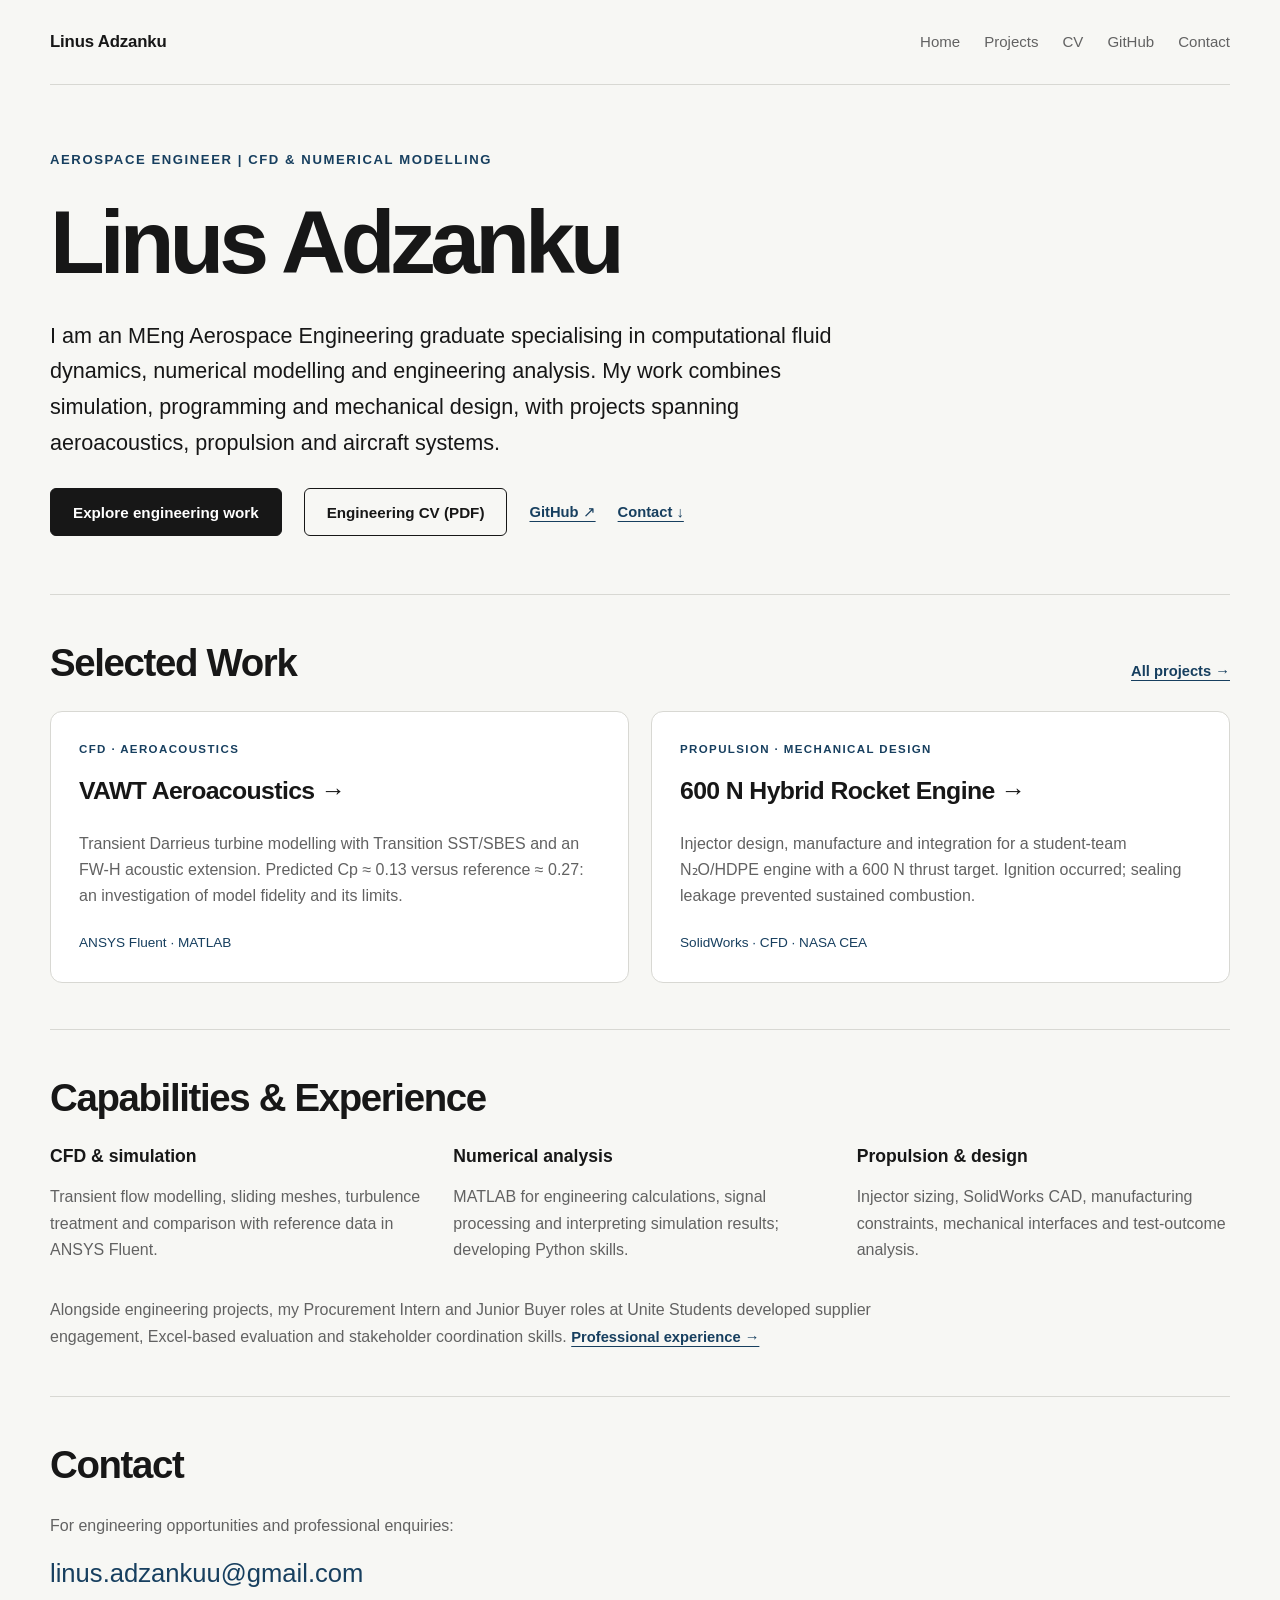
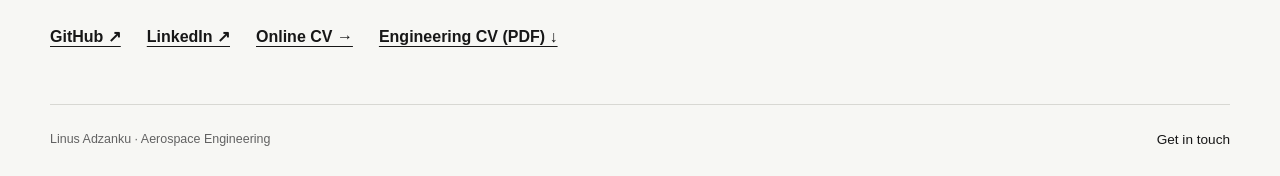
<file: index.html>
<!DOCTYPE html>
<html lang="en">
<head>
    <meta charset="UTF-8">
    <meta name="viewport" content="width=device-width, initial-scale=1.0">
    <title>Aerospace Engineer | CFD &amp; Numerical Modelling | Linus Adzanku</title>
    <meta name="description" content="MEng Aerospace Engineering graduate specialising in CFD, numerical modelling and engineering analysis. Explore project evidence, CVs and contact details.">
    <link rel="canonical" href="https://nusnaaa.github.io/">
    <meta property="og:type" content="website">
    <meta property="og:title" content="Aerospace Engineer | CFD &amp; Numerical Modelling | Linus Adzanku">
    <meta property="og:description" content="MEng Aerospace Engineering graduate specialising in CFD, numerical modelling and engineering analysis. Explore project evidence, CVs and contact details.">
    <meta property="og:url" content="https://nusnaaa.github.io/">
    <meta property="og:image" content="https://nusnaaa.github.io/assets/images/aeroacoustics/cp-comparison.png">
    <meta property="og:image:alt" content="VAWT power-coefficient comparison with published reference results">
    <link rel="stylesheet" href="css/style.css">
    <link rel="stylesheet" href="css/home.css">
</head>
<body>
    <a class="skip-link" href="#main-content">Skip to main content</a>
    <div id="navigation"></div>
    <noscript><nav class="fallback-nav" aria-label="Main navigation"><a href="index.html">Home</a> · <a href="projects.html">Projects</a> · <a href="cv.html">CV</a> · <a href="index.html#contact">Contact</a></nav></noscript>
    <main id="main-content" tabindex="-1" class="home-page">
        <section class="home-hero" aria-labelledby="home-name">
            <p class="eyebrow">Aerospace Engineer | CFD &amp; Numerical Modelling</p>
            <h1 id="home-name">Linus Adzanku</h1>
            <p class="home-intro">I am an MEng Aerospace Engineering graduate specialising in computational fluid dynamics, numerical modelling and engineering analysis. My work combines simulation, programming and mechanical design, with projects spanning aeroacoustics, propulsion and aircraft systems.</p>
            <div class="home-actions">
                <a class="button button-primary" href="#selected-work">Explore engineering work</a>
                <a class="button button-secondary" href="assets/documents/Linus_Adzanku-resume.pdf">Engineering CV (PDF)</a>
                <a class="text-link" href="https://github.com/Nusnaaa" target="_blank" rel="noopener noreferrer">GitHub ↗</a>
                <a class="text-link" href="#contact">Contact ↓</a>
            </div>
        </section>
        <section class="home-section" id="selected-work" aria-labelledby="selected-heading">
            <div class="home-section-heading"><h2 id="selected-heading">Selected Work</h2><a class="text-link" href="projects.html">All projects →</a></div>
            <div class="home-work-grid">
                <article class="work-card">
                    <p class="eyebrow">CFD · Aeroacoustics</p>
                    <h3><a href="projects/aeroacoustics-overview.html">VAWT Aeroacoustics →</a></h3>
                    <p>Transient Darrieus turbine modelling with Transition SST/SBES and an FW-H acoustic extension. Predicted Cp ≈ 0.13 versus reference ≈ 0.27: an investigation of model fidelity and its limits.</p>
                    <p class="card-tools">ANSYS Fluent · MATLAB</p>
                </article>
                <article class="work-card">
                    <p class="eyebrow">Propulsion · Mechanical Design</p>
                    <h3><a href="projects/rocket-engine-overview.html">600 N Hybrid Rocket Engine →</a></h3>
                    <p>Injector design, manufacture and integration for a student-team N₂O/HDPE engine with a 600 N thrust target. Ignition occurred; sealing leakage prevented sustained combustion.</p>
                    <p class="card-tools">SolidWorks · CFD · NASA CEA</p>
                </article>
            </div>
        </section>
        <section class="home-section" aria-labelledby="capabilities-heading">
            <h2 id="capabilities-heading">Capabilities &amp; Experience</h2>
            <div class="home-capabilities">
                <div><h3>CFD &amp; simulation</h3><p>Transient flow modelling, sliding meshes, turbulence treatment and comparison with reference data in ANSYS Fluent.</p></div>
                <div><h3>Numerical analysis</h3><p>MATLAB for engineering calculations, signal processing and interpreting simulation results; developing Python skills.</p></div>
                <div><h3>Propulsion &amp; design</h3><p>Injector sizing, SolidWorks CAD, manufacturing constraints, mechanical interfaces and test-outcome analysis.</p></div>
            </div>
            <p class="home-industry">Alongside engineering projects, my Procurement Intern and Junior Buyer roles at Unite Students developed supplier engagement, Excel-based evaluation and stakeholder coordination skills. <a class="text-link" href="cv.html#professional-experience">Professional experience →</a></p>
        </section>
        <section class="home-section home-contact" id="contact" aria-labelledby="contact-heading">
            <h2 id="contact-heading">Contact</h2>
            <p>For engineering opportunities and professional enquiries:</p>
            <a class="contact-email" href="mailto:linus.adzankuu@gmail.com">linus.adzankuu@gmail.com</a>
            <div class="contact-links">
                <a href="https://github.com/Nusnaaa" target="_blank" rel="noopener noreferrer">GitHub ↗</a>
                <a href="https://www.linkedin.com/in/linus-adzanku" target="_blank" rel="noopener noreferrer">LinkedIn ↗</a>
                <a href="cv.html">Online CV →</a>
                <a href="assets/documents/Linus_Adzanku-resume.pdf">Engineering CV (PDF) ↓</a>
            </div>
        </section>
    </main>
    <footer class="site-footer"><p>Linus Adzanku · Aerospace Engineering</p><a href="index.html#contact">Get in touch</a></footer>
    <script src="js/navigation.js" defer></script>
</body>
</html>
</file>
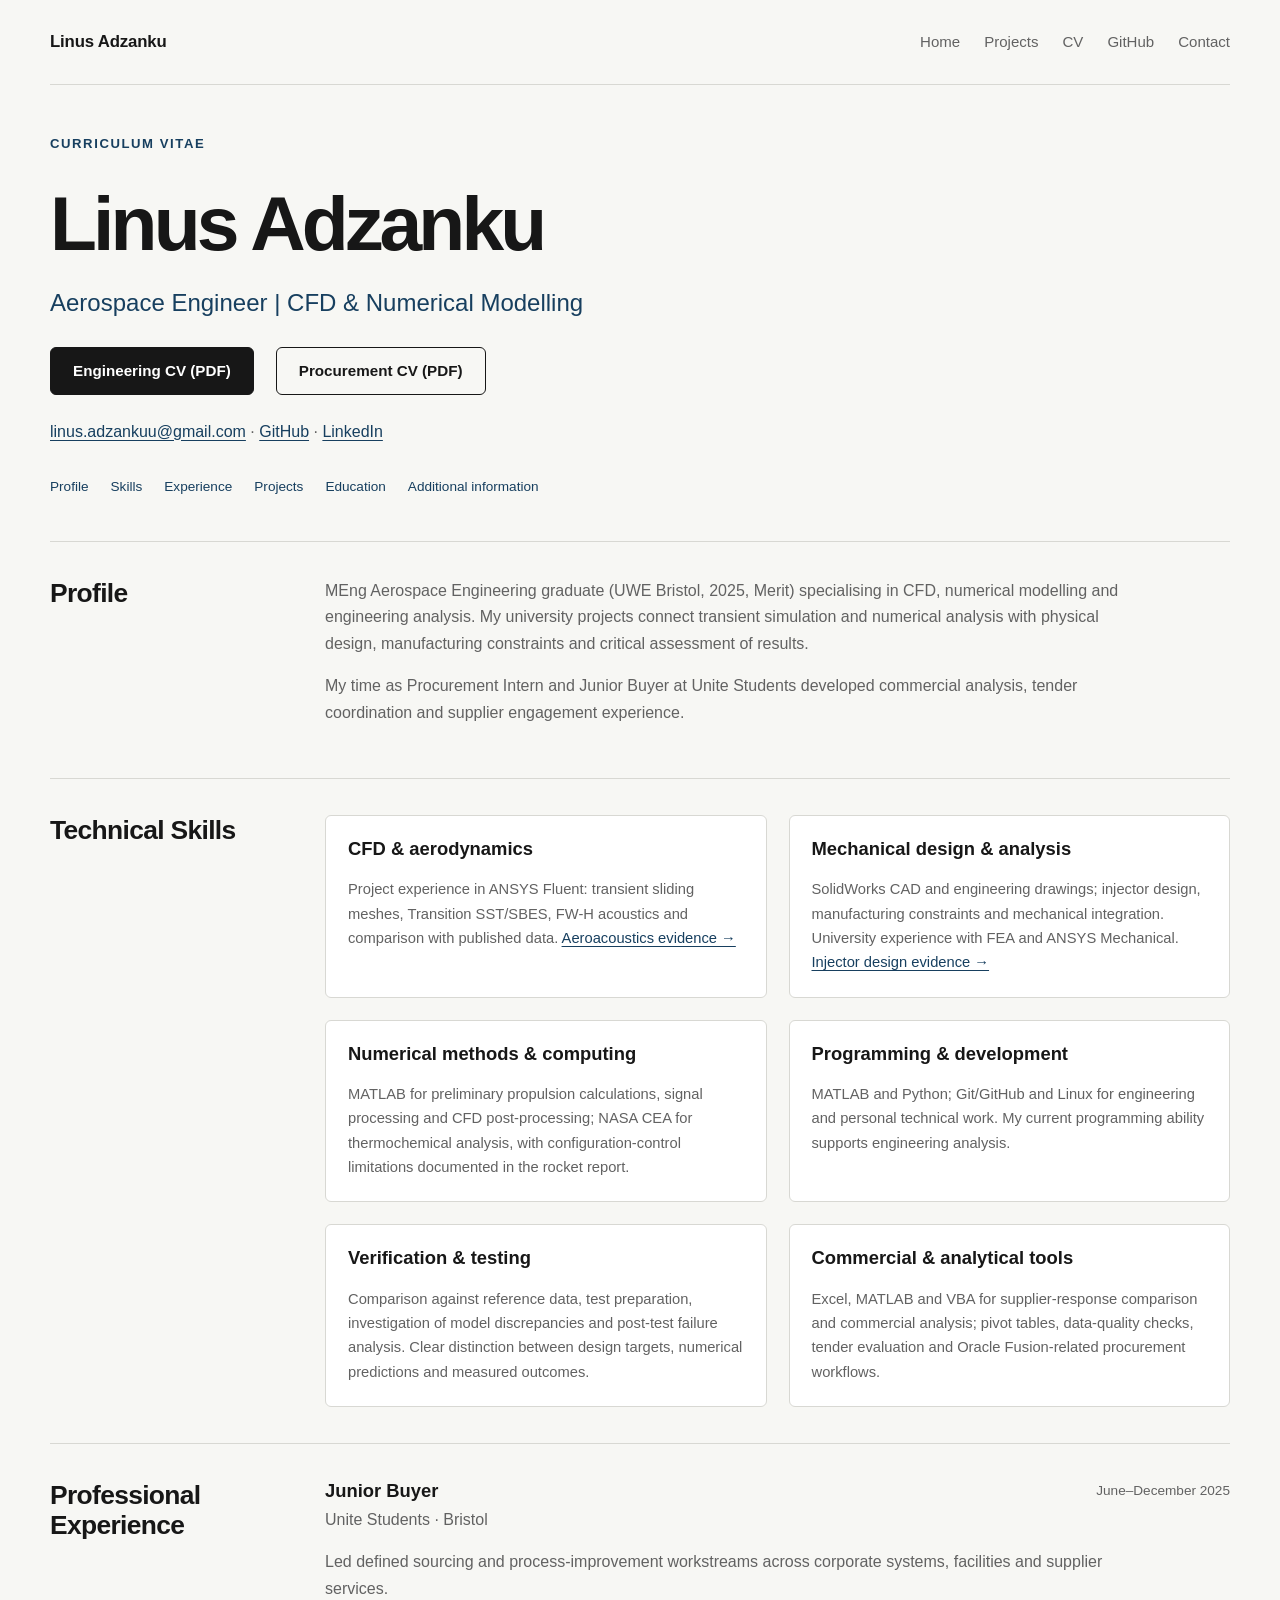
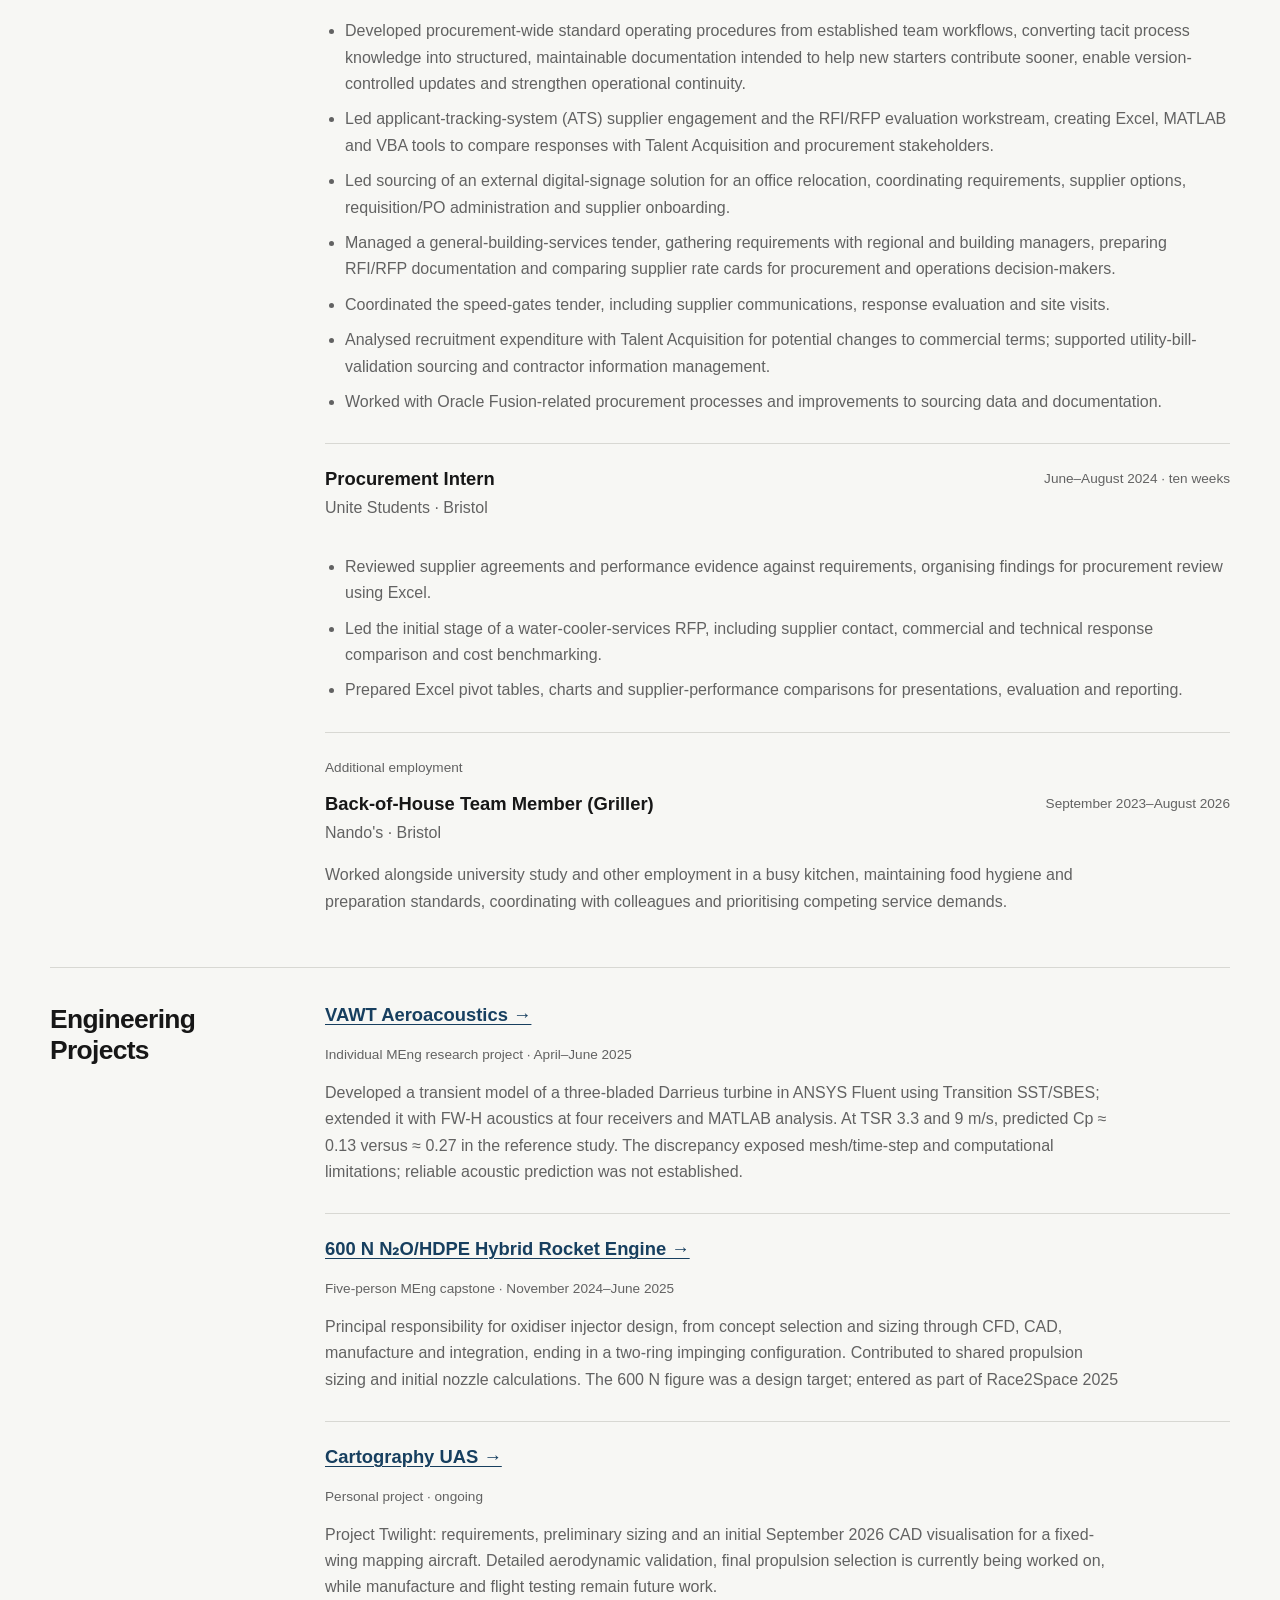
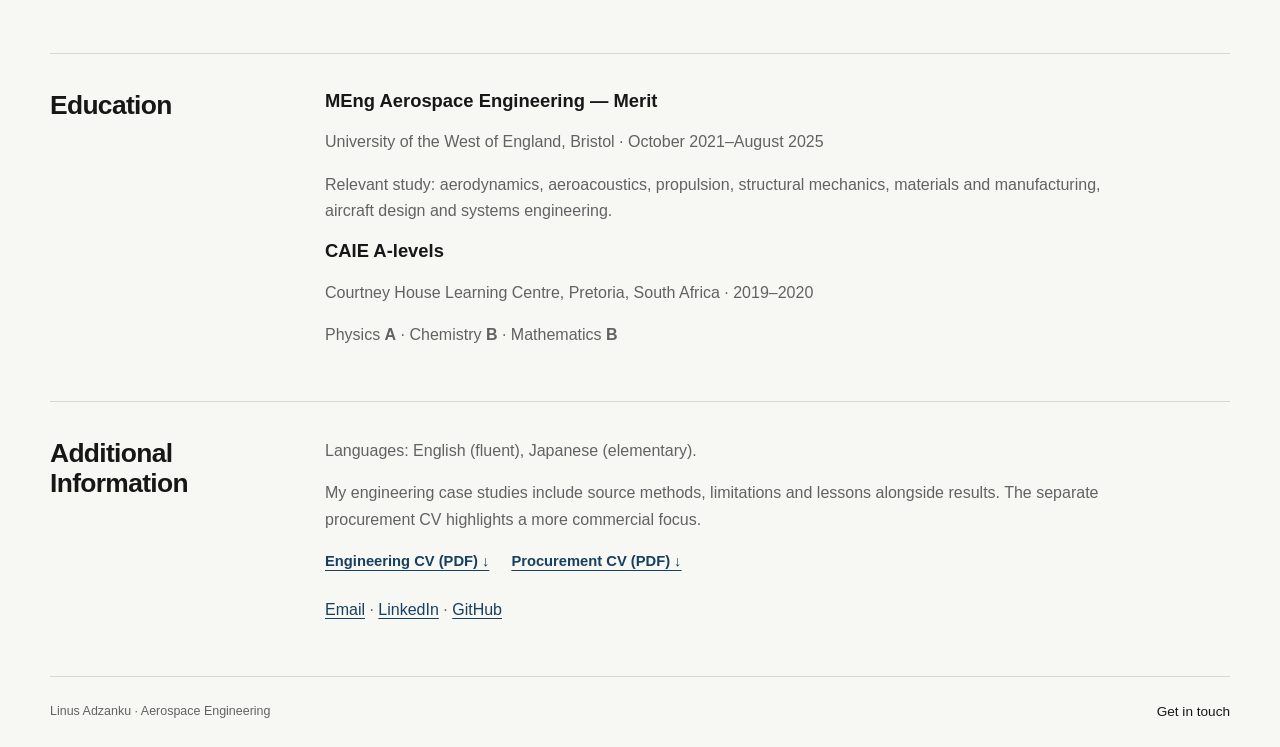
<file: cv.html>
<!DOCTYPE html>
<html lang="en">
<head>
    <meta charset="UTF-8">
    <meta name="viewport" content="width=device-width, initial-scale=1.0">
    <title>CV — Aerospace Engineer | CFD &amp; Numerical Modelling | Linus Adzanku</title>
    <meta name="description" content="Engineering and procurement experience, technical skills and education of Linus Adzanku. Download engineering and procurement CVs.">
    <link rel="canonical" href="https://nusnaaa.github.io/cv.html">
    <meta property="og:type" content="website">
    <meta property="og:title" content="CV — Aerospace Engineer | CFD &amp; Numerical Modelling | Linus Adzanku">
    <meta property="og:description" content="Engineering and procurement experience, technical skills and education of Linus Adzanku. Download engineering and procurement CVs.">
    <meta property="og:url" content="https://nusnaaa.github.io/cv.html">
    <meta property="og:image" content="https://nusnaaa.github.io/assets/images/aeroacoustics/cp-comparison.png">
    <meta property="og:image:alt" content="VAWT power-coefficient comparison with published reference results">
    <link rel="stylesheet" href="css/style.css">
    <link rel="stylesheet" href="css/cv.css">
</head>
<body>
    <a class="skip-link" href="#main-content">Skip to main content</a>
    <div id="navigation"></div>
    <noscript><nav class="fallback-nav" aria-label="Main navigation"><a href="index.html">Home</a> · <a href="projects.html">Projects</a> · <a href="cv.html">CV</a> · <a href="index.html#contact">Contact</a></nav></noscript>
    <main id="main-content" tabindex="-1" class="cv-page">
        <header class="cv-hero">
            <p class="eyebrow">Curriculum Vitae</p>
            <h1>Linus Adzanku</h1>
            <p class="cv-role">Aerospace Engineer | CFD &amp; Numerical Modelling</p>
            <div class="cv-actions">
                <a class="button button-primary" href="assets/documents/Linus_Adzanku-resume.pdf">Engineering CV (PDF)</a>
                <a class="button button-secondary" href="assets/documents/Linus_Adzanku-procurement-CV.pdf">Procurement CV (PDF)</a>
            </div>
            <p class="cv-contact"><a href="mailto:linus.adzankuu@gmail.com">linus.adzankuu@gmail.com</a> · <a href="https://github.com/Nusnaaa" target="_blank" rel="noopener noreferrer">GitHub</a> · <a href="https://www.linkedin.com/in/linus-adzanku" target="_blank" rel="noopener noreferrer">LinkedIn</a></p>
            <nav class="cv-section-nav" aria-label="CV sections">
                <a href="#profile">Profile</a><a href="#technical-skills">Skills</a><a href="#professional-experience">Experience</a><a href="#engineering-projects">Projects</a><a href="#education">Education</a><a href="#additional-information">Additional information</a>
            </nav>
        </header>
        <section class="cv-section" id="profile" aria-labelledby="profile-heading">
            <h2 id="profile-heading">Profile</h2>
            <div><p>MEng Aerospace Engineering graduate (UWE Bristol, 2025, Merit) specialising in CFD, numerical modelling and engineering analysis. My university projects connect transient simulation and numerical analysis with physical design, manufacturing constraints and critical assessment of results.</p>
            <p>My time as Procurement Intern and Junior Buyer at Unite Students developed commercial analysis, tender coordination and supplier engagement experience.</p></div>
        </section>
        <section class="cv-section" id="technical-skills" aria-labelledby="skills-heading">
            <h2 id="skills-heading">Technical Skills</h2>
            <div class="cv-skills-grid">
                <article><h3>CFD &amp; aerodynamics</h3><p>Project experience in ANSYS Fluent: transient sliding meshes, Transition SST/SBES, FW-H acoustics and comparison with published data. <a href="projects/aeroacoustics-overview.html">Aeroacoustics evidence →</a></p></article>
                <article><h3>Mechanical design &amp; analysis</h3><p>SolidWorks CAD and engineering drawings; injector design, manufacturing constraints and mechanical integration. University experience with FEA and ANSYS Mechanical. <a href="projects/rocket-engine-overview.html">Injector design evidence →</a></p></article>
                <article><h3>Numerical methods &amp; computing</h3><p>MATLAB for preliminary propulsion calculations, signal processing and CFD post-processing; NASA CEA for thermochemical analysis, with configuration-control limitations documented in the rocket report.</p></article>
                <article><h3>Programming &amp; development</h3><p>MATLAB and Python; Git/GitHub and Linux for engineering and personal technical work. My current programming ability supports engineering analysis.</p></article>
                <article><h3>Verification &amp; testing</h3><p>Comparison against reference data, test preparation, investigation of model discrepancies and post-test failure analysis. Clear distinction between design targets, numerical predictions and measured outcomes.</p></article>
                <article><h3>Commercial &amp; analytical tools</h3><p>Excel, MATLAB and VBA for supplier-response comparison and commercial analysis; pivot tables, data-quality checks, tender evaluation and Oracle Fusion-related procurement workflows.</p></article>
            </div>
        </section>
        <section class="cv-section" id="professional-experience" aria-labelledby="experience-heading">
            <h2 id="experience-heading">Professional Experience</h2>
            <div>
                <article class="cv-entry">
                    <div class="cv-entry-heading"><div><h3>Junior Buyer</h3><p>Unite Students · Bristol</p></div><p class="cv-entry-date">June–December 2025</p></div>
                    <p>Led defined sourcing and process-improvement workstreams across corporate systems, facilities and supplier services.</p>
                    <ul>
                        <li>Developed procurement-wide standard operating procedures from established team workflows, converting tacit process knowledge into structured, maintainable documentation intended to help new starters contribute sooner, enable version-controlled updates and strengthen operational continuity.</li>
                        <li>Led applicant-tracking-system (ATS) supplier engagement and the RFI/RFP evaluation workstream, creating Excel, MATLAB and VBA tools to compare responses with Talent Acquisition and procurement stakeholders.</li>
                        <li>Led sourcing of an external digital-signage solution for an office relocation, coordinating requirements, supplier options, requisition/PO administration and supplier onboarding.</li>
                        <li>Managed a general-building-services tender, gathering requirements with regional and building managers, preparing RFI/RFP documentation and comparing supplier rate cards for procurement and operations decision-makers.</li>
                        <li>Coordinated the speed-gates tender, including supplier communications, response evaluation and site visits.</li>
                        <li>Analysed recruitment expenditure with Talent Acquisition for potential changes to commercial terms; supported utility-bill-validation sourcing and contractor information management.</li>
                        <li>Worked with Oracle Fusion-related procurement processes and improvements to sourcing data and documentation.</li>
                    </ul>
                </article>
                <article class="cv-entry">
                    <div class="cv-entry-heading"><div><h3>Procurement Intern</h3><p>Unite Students · Bristol</p></div><p class="cv-entry-date">June–August 2024 · ten weeks</p></div>
                    <ul>
                        <li>Reviewed supplier agreements and performance evidence against requirements, organising findings for procurement review using Excel.</li>
                        <li>Led the initial stage of a water-cooler-services RFP, including supplier contact, commercial and technical response comparison and cost benchmarking.</li>
                        <li>Prepared Excel pivot tables, charts and supplier-performance comparisons for presentations, evaluation and reporting.</li>
                    </ul>
                </article>
                <article class="cv-entry">
                    <p class="cv-entry-date">Additional employment</p>
                    <div class="cv-entry-heading"><div><h3>Back-of-House Team Member (Griller)</h3><p>Nando's · Bristol</p></div><p class="cv-entry-date">September 2023–August 2026</p></div>
                    <p>Worked alongside university study and other employment in a busy kitchen, maintaining food hygiene and preparation standards, coordinating with colleagues and prioritising competing service demands.</p>
                </article>
            </div>
        </section>
        <section class="cv-section" id="engineering-projects" aria-labelledby="projects-heading">
            <h2 id="projects-heading">Engineering Projects</h2>
            <div>
                <article class="cv-entry"><h3><a href="projects/aeroacoustics-overview.html">VAWT Aeroacoustics →</a></h3><p class="cv-entry-date">Individual MEng research project · April–June 2025</p>
                    <p>Developed a transient model of a three-bladed Darrieus turbine in ANSYS Fluent using Transition SST/SBES; extended it with FW-H acoustics at four receivers and MATLAB analysis. At TSR 3.3 and 9 m/s, predicted Cp ≈ 0.13 versus ≈ 0.27 in the reference study. The discrepancy exposed mesh/time-step and computational limitations; reliable acoustic prediction was not established.</p></article>
                <article class="cv-entry"><h3><a href="projects/rocket-engine-overview.html">600 N N₂O/HDPE Hybrid Rocket Engine →</a></h3><p class="cv-entry-date">Five-person MEng capstone · November 2024–June 2025</p>
                    <p>Principal responsibility for oxidiser injector design, from concept selection and sizing through CFD, CAD, manufacture and integration, ending in a two-ring impinging configuration. Contributed to shared propulsion sizing and initial nozzle calculations. The 600 N figure was a design target; entered as part of Race2Space 2025</p></article>
                <article class="cv-entry"><h3><a href="projects/uas.html">Cartography UAS →</a></h3><p class="cv-entry-date">Personal project · ongoing</p><p>Project Twilight: requirements, preliminary sizing and an initial September 2026 CAD visualisation for a fixed-wing mapping aircraft. Detailed aerodynamic validation, final propulsion selection is currently being worked on, while manufacture and flight testing remain future work.</p></article>
            </div>
        </section>
        <section class="cv-section" id="education" aria-labelledby="education-heading">
            <h2 id="education-heading">Education</h2>
            <div><h3>MEng Aerospace Engineering — Merit</h3><p>University of the West of England, Bristol · October 2021–August 2025</p><p>Relevant study: aerodynamics, aeroacoustics, propulsion, structural mechanics, materials and manufacturing, aircraft design and systems engineering.</p>
                <h3>CAIE A-levels</h3><p>Courtney House Learning Centre, Pretoria, South Africa · 2019–2020</p><p>Physics <strong>A</strong> · Chemistry <strong>B</strong> · Mathematics <strong>B</strong></p></div>
        </section>
        <section class="cv-section" id="additional-information" aria-labelledby="additional-heading">
            <h2 id="additional-heading">Additional Information</h2>
            <div><p>Languages: English (fluent), Japanese (elementary).</p><p>My engineering case studies include source methods, limitations and lessons alongside results. The separate procurement CV highlights a more commercial focus.</p>
                <div class="cv-actions"><a class="text-link" href="assets/documents/Linus_Adzanku-resume.pdf">Engineering CV (PDF) ↓</a><a class="text-link" href="assets/documents/Linus_Adzanku-procurement-CV.pdf">Procurement CV (PDF) ↓</a></div>
                <p class="cv-contact"><a href="mailto:linus.adzankuu@gmail.com">Email</a> · <a href="https://www.linkedin.com/in/linus-adzanku" target="_blank" rel="noopener noreferrer">LinkedIn</a> · <a href="https://github.com/Nusnaaa" target="_blank" rel="noopener noreferrer">GitHub</a></p>
            </div>
        </section>
    </main>
    <footer class="site-footer"><p>Linus Adzanku · Aerospace Engineering</p><a href="index.html#contact">Get in touch</a></footer>
    <script src="js/navigation.js" defer></script>
</body>
</html>
</file>
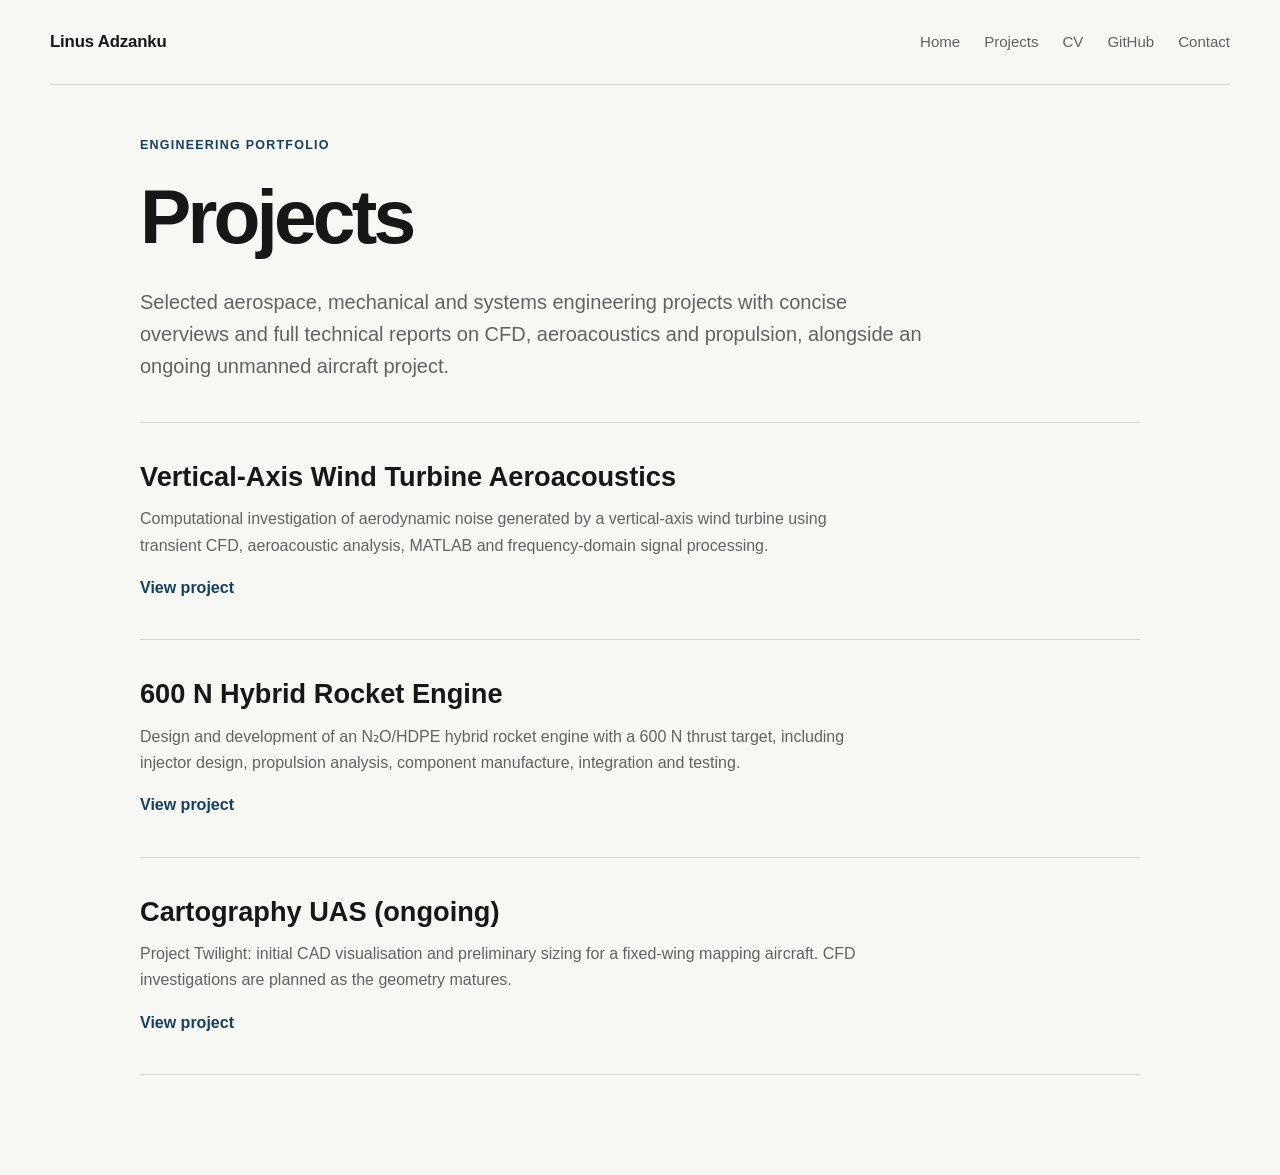
<file: projects.html>
<!DOCTYPE html>
<html lang="en">

<head>
    <meta charset="UTF-8">

    <meta name="viewport" content="width=device-width, initial-scale=1.0">

    <meta name="description" content="CFD, aeroacoustics and propulsion case studies, with concise overviews and technical evidence. Cartography UAS remains an ongoing project.">

    <title>Engineering Projects | Linus Adzanku</title>

    <link rel="stylesheet" href="css/style.css">
    <link rel="canonical" href="https://nusnaaa.github.io/projects.html">
    <meta property="og:type" content="article">
    <meta property="og:title" content="Engineering Projects | Linus Adzanku">
    <meta property="og:description" content="CFD, aeroacoustics and propulsion case studies, with concise overviews and technical evidence. Cartography UAS remains an ongoing project.">
    <meta property="og:url" content="https://nusnaaa.github.io/projects.html">
    <meta property="og:image" content="https://nusnaaa.github.io/assets/images/aeroacoustics/cp-comparison.png">
    <meta property="og:image:alt" content="Power-coefficient comparison with published reference data">
</head>


<body>
    <a class="skip-link" href="#main-content">Skip to main content</a>

    <!-- Navigation -->
    <div id="navigation"></div>
    <noscript><nav class="fallback-nav" aria-label="Main navigation"><a href="index.html">Home</a> · <a href="projects.html">Projects</a> · <a href="cv.html">CV</a> · <a href="index.html#contact">Contact</a></nav></noscript>


    <main id="main-content" tabindex="-1" class="project-page">

        <!-- Page Header -->
        <header class="project-header">

            <p class="project-type">
                Engineering Portfolio
            </p>

            <h1>
                Projects
            </h1>

            <p class="project-summary">
                Selected aerospace, mechanical and systems engineering projects
                with concise overviews and full technical reports on CFD, aeroacoustics
                and propulsion, alongside an ongoing unmanned aircraft project.
            </p>

        </header>


        <!-- VAWT Aeroacoustics -->
        <section class="project-card">

            <h2>
                Vertical-Axis Wind Turbine Aeroacoustics
            </h2>

            <p>
                Computational investigation of aerodynamic noise generated by
                a vertical-axis wind turbine using transient CFD, aeroacoustic
                analysis, MATLAB and frequency-domain signal processing.
            </p>

            <a href="projects/aeroacoustics-overview.html">
                View project
            </a>

        </section>


        <!-- Hybrid Rocket Engine -->
        <section class="project-card">

            <h2>
                600 N Hybrid Rocket Engine
            </h2>

            <p>
                Design and development of an N₂O/HDPE hybrid rocket engine with a 600 N thrust target,
                including injector design, propulsion analysis, component
                manufacture, integration and testing.
            </p>

            <a href="projects/rocket-engine-overview.html">
                View project
            </a>

        </section>


        <!-- Cartography UAS -->
        <section class="project-card">

            <h2>
                Cartography UAS (ongoing)
            </h2>

            <p>
                Project Twilight: initial CAD visualisation and preliminary sizing for a fixed-wing mapping aircraft. CFD investigations are planned as the geometry matures.
            </p>

            <a href="projects/uas.html">
                View project
            </a>

        </section>


    </main>

    <script src="js/navigation.js" defer></script>

</body>

</html>
</file>
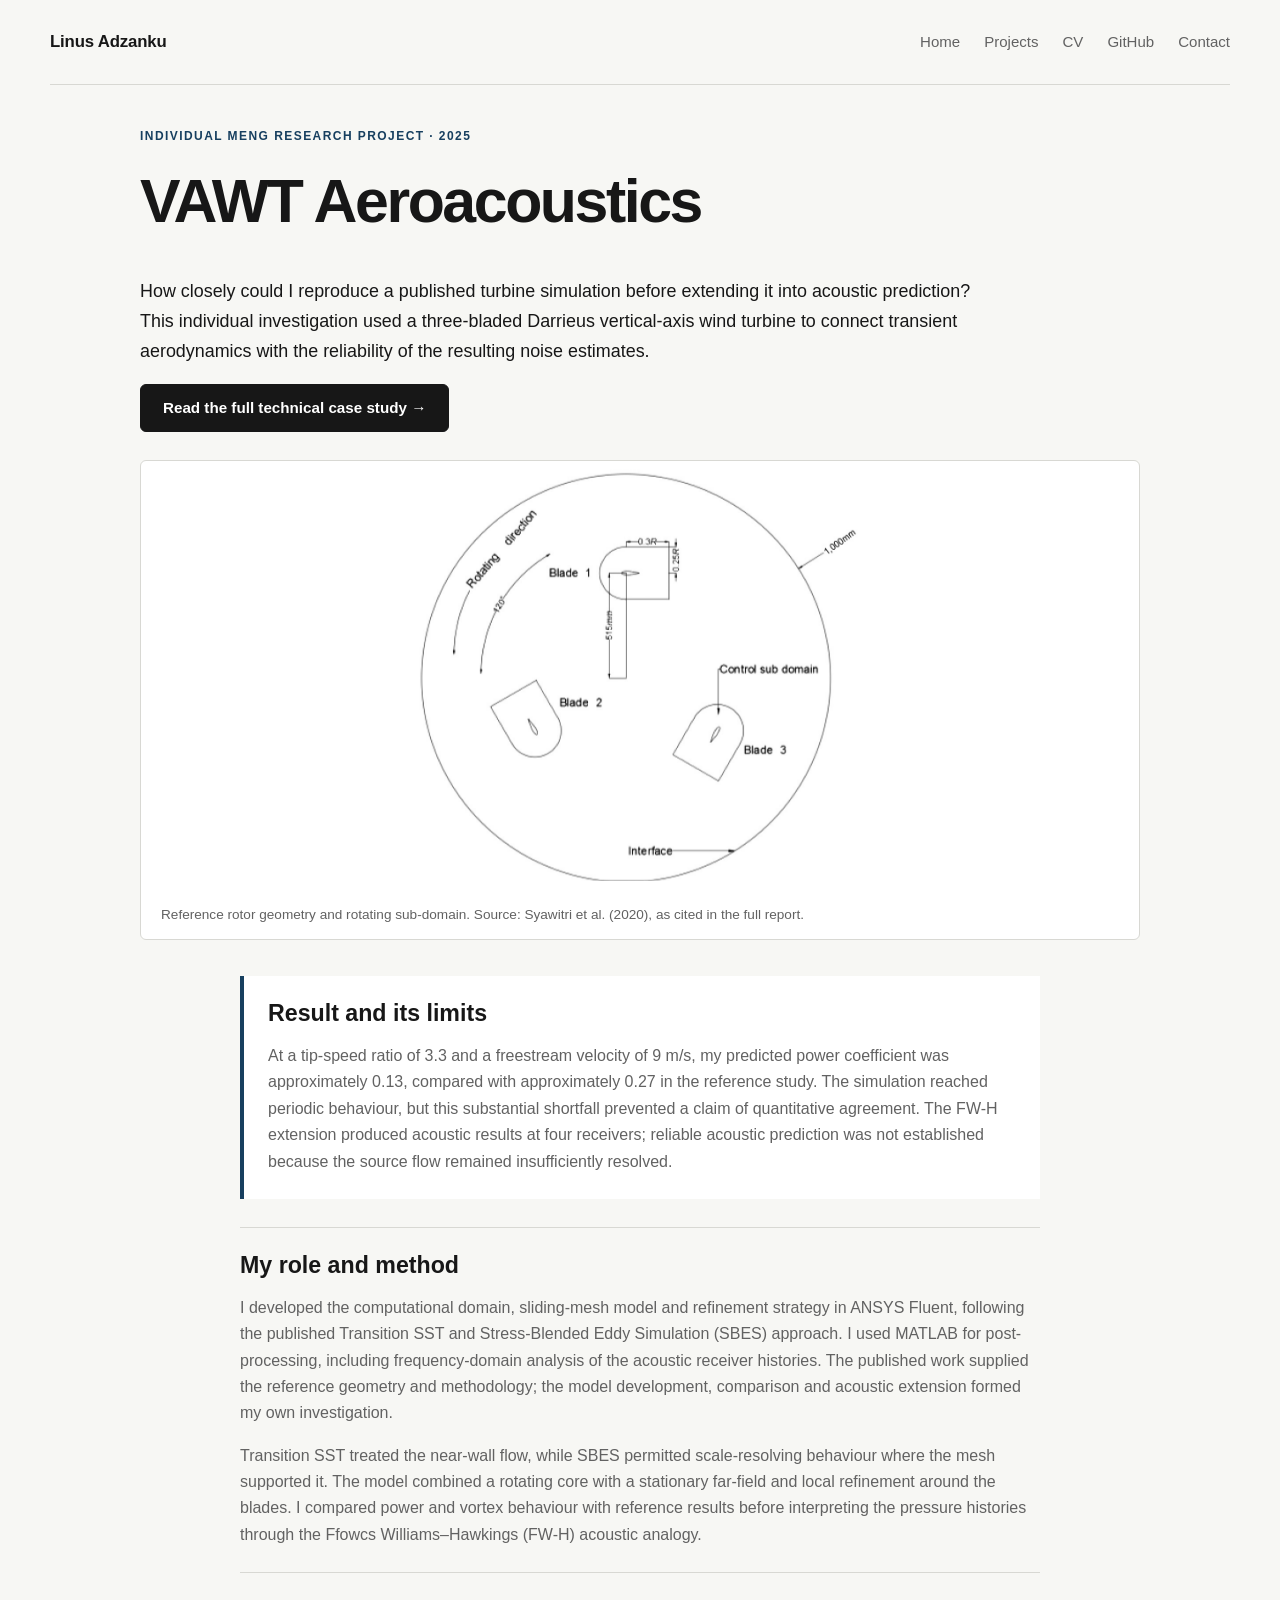
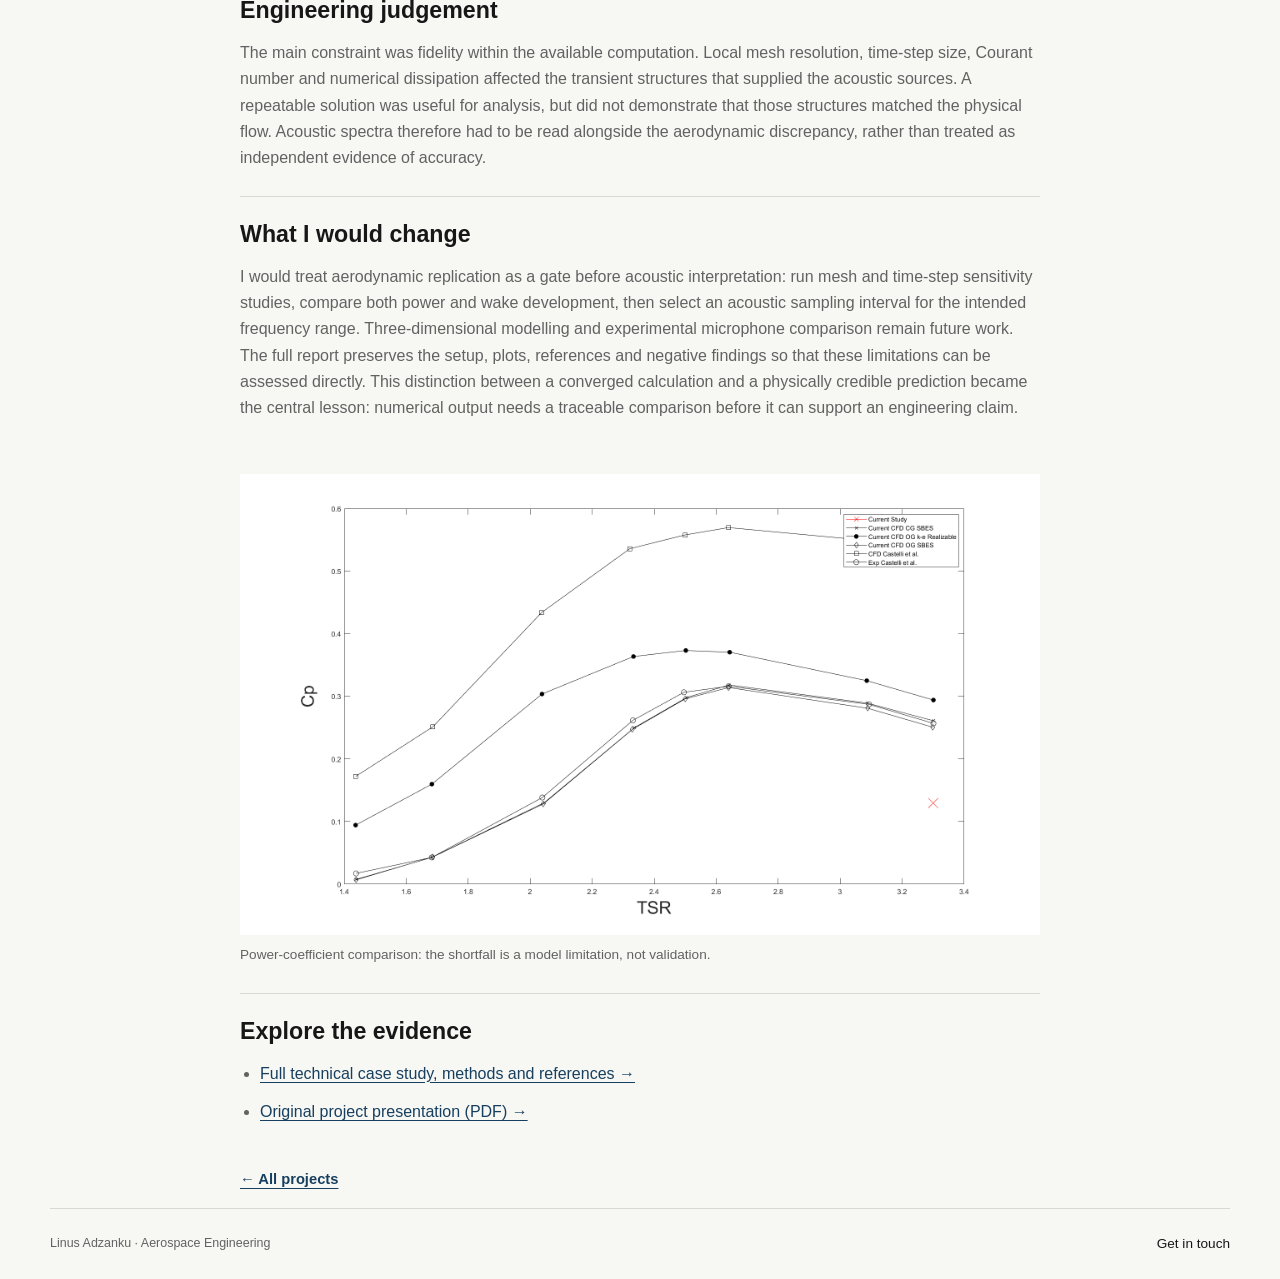
<file: projects/aeroacoustics-overview.html>
<!DOCTYPE html>
<html lang="en">
<head>
    <meta charset="UTF-8">
    <meta name="viewport" content="width=device-width, initial-scale=1.0">
    <title>VAWT Aeroacoustics — Overview | Linus Adzanku</title>
    <meta name="description" content="A concise account of transient Darrieus turbine CFD and FW-H acoustics, including the power-coefficient shortfall and model limitations.">
    <link rel="canonical" href="https://nusnaaa.github.io/projects/aeroacoustics-overview.html">
    <meta property="og:type" content="website">
    <meta property="og:title" content="VAWT Aeroacoustics — Overview | Linus Adzanku">
    <meta property="og:description" content="A concise account of transient Darrieus turbine CFD and FW-H acoustics, including the power-coefficient shortfall and model limitations.">
    <meta property="og:url" content="https://nusnaaa.github.io/projects/aeroacoustics-overview.html">
    <meta property="og:image" content="https://nusnaaa.github.io/assets/images/aeroacoustics/geometry-rotor.png">
    <meta property="og:image:alt" content="VAWT power-coefficient comparison with published reference results">
    <link rel="stylesheet" href="../css/style.css">
    <link rel="stylesheet" href="../css/project-overviews.css">
</head>
<body>
    <a class="skip-link" href="#main-content">Skip to main content</a>
    <div id="navigation"></div>
    <noscript><nav class="fallback-nav" aria-label="Main navigation"><a href="../index.html">Home</a> · <a href="../projects.html">Projects</a> · <a href="../cv.html">CV</a> · <a href="../index.html#contact">Contact</a></nav></noscript>
    <main id="main-content" tabindex="-1" class="overview-page" data-project-overview>
        <header class="overview-header"><p class="eyebrow">Individual MEng research project · 2025</p><h1>VAWT Aeroacoustics</h1>
            <p class="overview-intro" data-editorial>How closely could I reproduce a published turbine simulation before extending it into acoustic prediction? This individual investigation used a three-bladed Darrieus vertical-axis wind turbine to connect transient aerodynamics with the reliability of the resulting noise estimates.</p>
            <a class="button button-primary" href="aeroacoustics.html">Read the full technical case study →</a>
        </header>
        <figure class="overview-hero"><img src="../assets/images/aeroacoustics/geometry-rotor.png" alt="Three-bladed Darrieus rotor and circular rotating control region used as the basis of the CFD model" fetchpriority="high" width="542" height="477"><figcaption>Reference rotor geometry and rotating sub-domain. Source: Syawitri et al. (2020), as cited in the full report.</figcaption></figure>
        <div class="overview-copy">
            <section class="overview-result" aria-labelledby="section-0"><h2 id="section-0">Result and its limits</h2>
                <p data-editorial>At a tip-speed ratio of 3.3 and a freestream velocity of 9 m/s, my predicted power coefficient was approximately 0.13, compared with approximately 0.27 in the reference study. The simulation reached periodic behaviour, but this substantial shortfall prevented a claim of quantitative agreement. The FW-H extension produced acoustic results at four receivers; reliable acoustic prediction was not established because the source flow remained insufficiently resolved.</p>
</section>
            <section class="overview-section" aria-labelledby="section-1"><h2 id="section-1">My role and method</h2>
                <p data-editorial>I developed the computational domain, sliding-mesh model and refinement strategy in ANSYS Fluent, following the published Transition SST and Stress-Blended Eddy Simulation (SBES) approach. I used MATLAB for post-processing, including frequency-domain analysis of the acoustic receiver histories. The published work supplied the reference geometry and methodology; the model development, comparison and acoustic extension formed my own investigation.</p>
                <p data-editorial>Transition SST treated the near-wall flow, while SBES permitted scale-resolving behaviour where the mesh supported it. The model combined a rotating core with a stationary far-field and local refinement around the blades. I compared power and vortex behaviour with reference results before interpreting the pressure histories through the Ffowcs Williams–Hawkings (FW-H) acoustic analogy.</p>
</section>
            <section class="overview-section" aria-labelledby="section-2"><h2 id="section-2">Engineering judgement</h2>
                <p data-editorial>The main constraint was fidelity within the available computation. Local mesh resolution, time-step size, Courant number and numerical dissipation affected the transient structures that supplied the acoustic sources. A repeatable solution was useful for analysis, but did not demonstrate that those structures matched the physical flow. Acoustic spectra therefore had to be read alongside the aerodynamic discrepancy, rather than treated as independent evidence of accuracy.</p>
</section>
            <section class="overview-section" aria-labelledby="section-3"><h2 id="section-3">What I would change</h2>
                <p data-editorial>I would treat aerodynamic replication as a gate before acoustic interpretation: run mesh and time-step sensitivity studies, compare both power and wake development, then select an acoustic sampling interval for the intended frequency range. Three-dimensional modelling and experimental microphone comparison remain future work. The full report preserves the setup, plots, references and negative findings so that these limitations can be assessed directly. This distinction between a converged calculation and a physically credible prediction became the central lesson: numerical output needs a traceable comparison before it can support an engineering claim.</p>
</section>
            <figure class="overview-figure"><img src="../assets/images/aeroacoustics/cp-comparison.png" alt="Power-coefficient history and comparison showing the simulation shortfall against reference results" loading="lazy" width="1920" height="1106"><figcaption>Power-coefficient comparison: the shortfall is a model limitation, not validation.</figcaption></figure>
            <aside class="overview-evidence" aria-label="Project evidence"><h2>Explore the evidence</h2><ul>
                <li><a href="aeroacoustics.html">Full technical case study, methods and references →</a></li>
                <li><a href="../assets/documents/aeroacoustics/aeroacoustics-presentation.pdf">Original project presentation (PDF) →</a></li>
            </ul></aside><p><a class="text-link" href="../projects.html">← All projects</a></p>
        </div>
    </main>
    <footer class="site-footer"><p>Linus Adzanku · Aerospace Engineering</p><a href="../index.html#contact">Get in touch</a></footer>
    <script src="../js/navigation.js" defer></script>
</body>
</html>
</file>
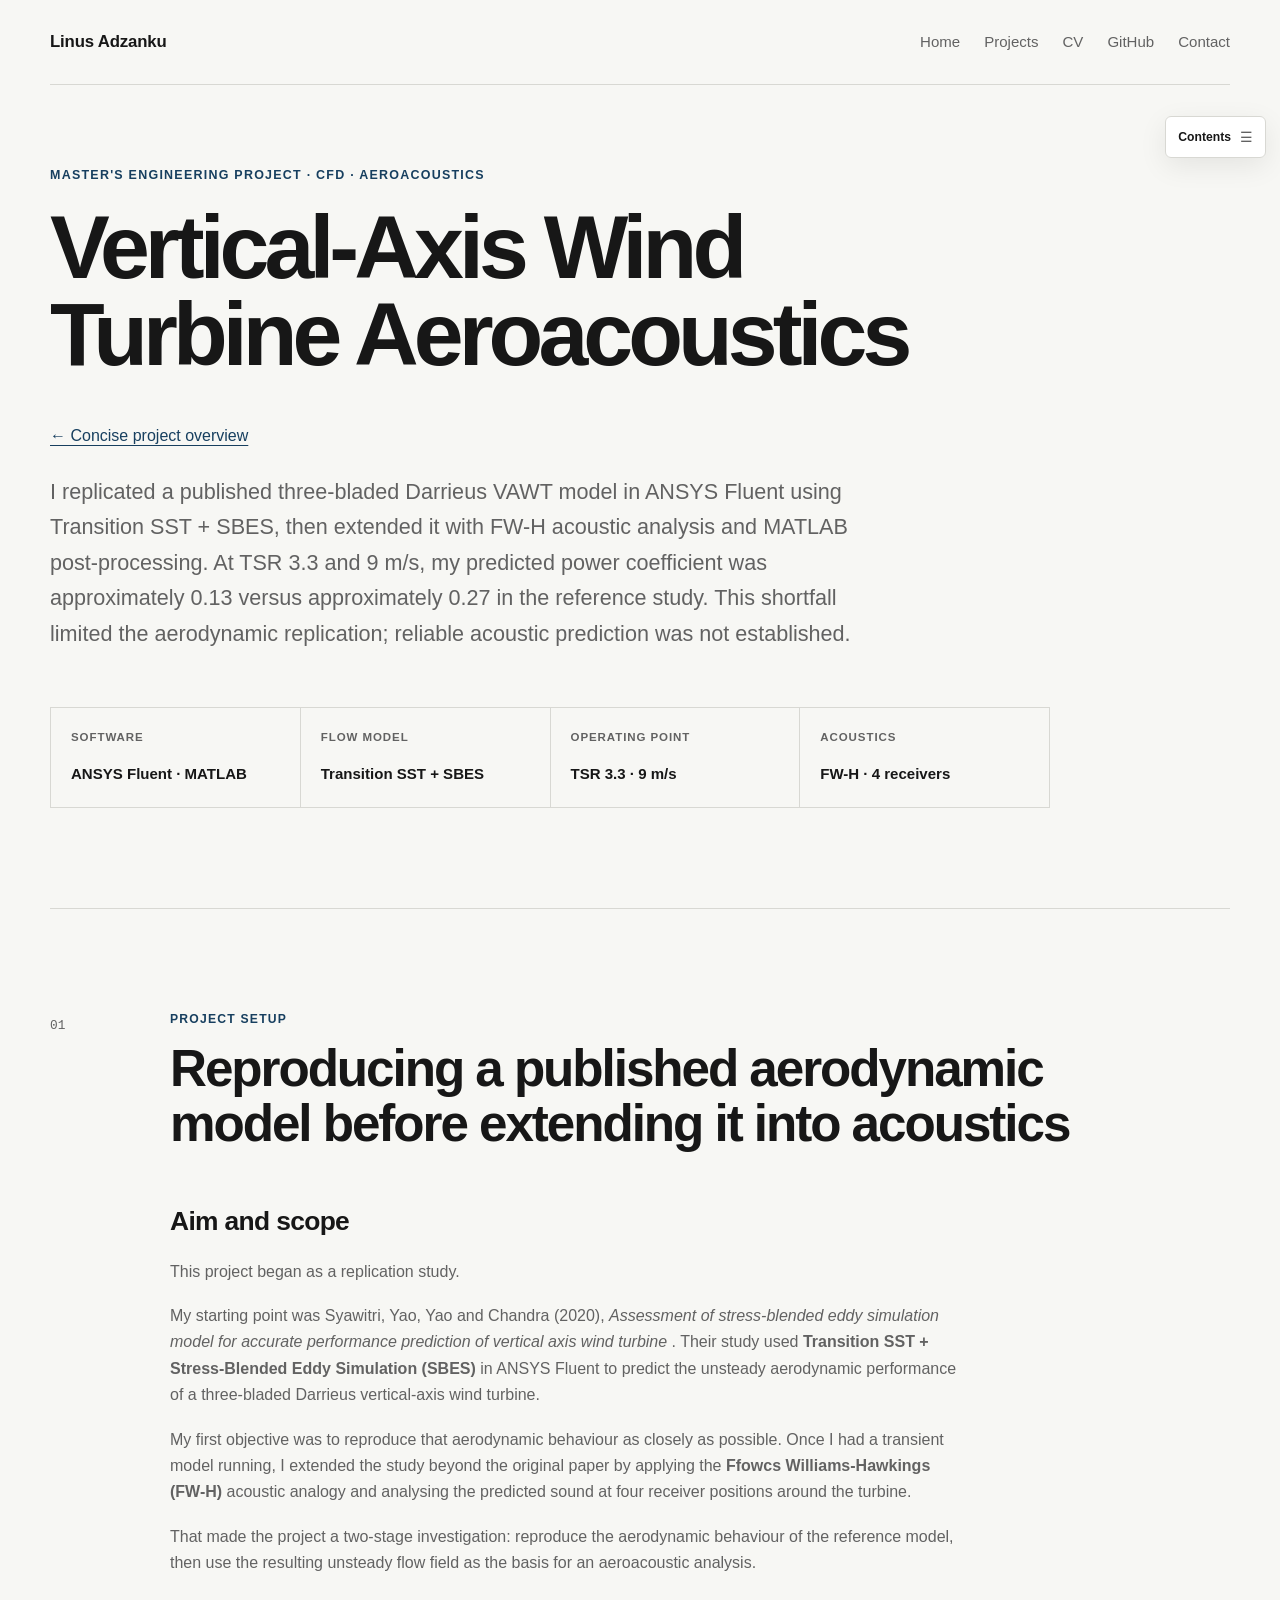
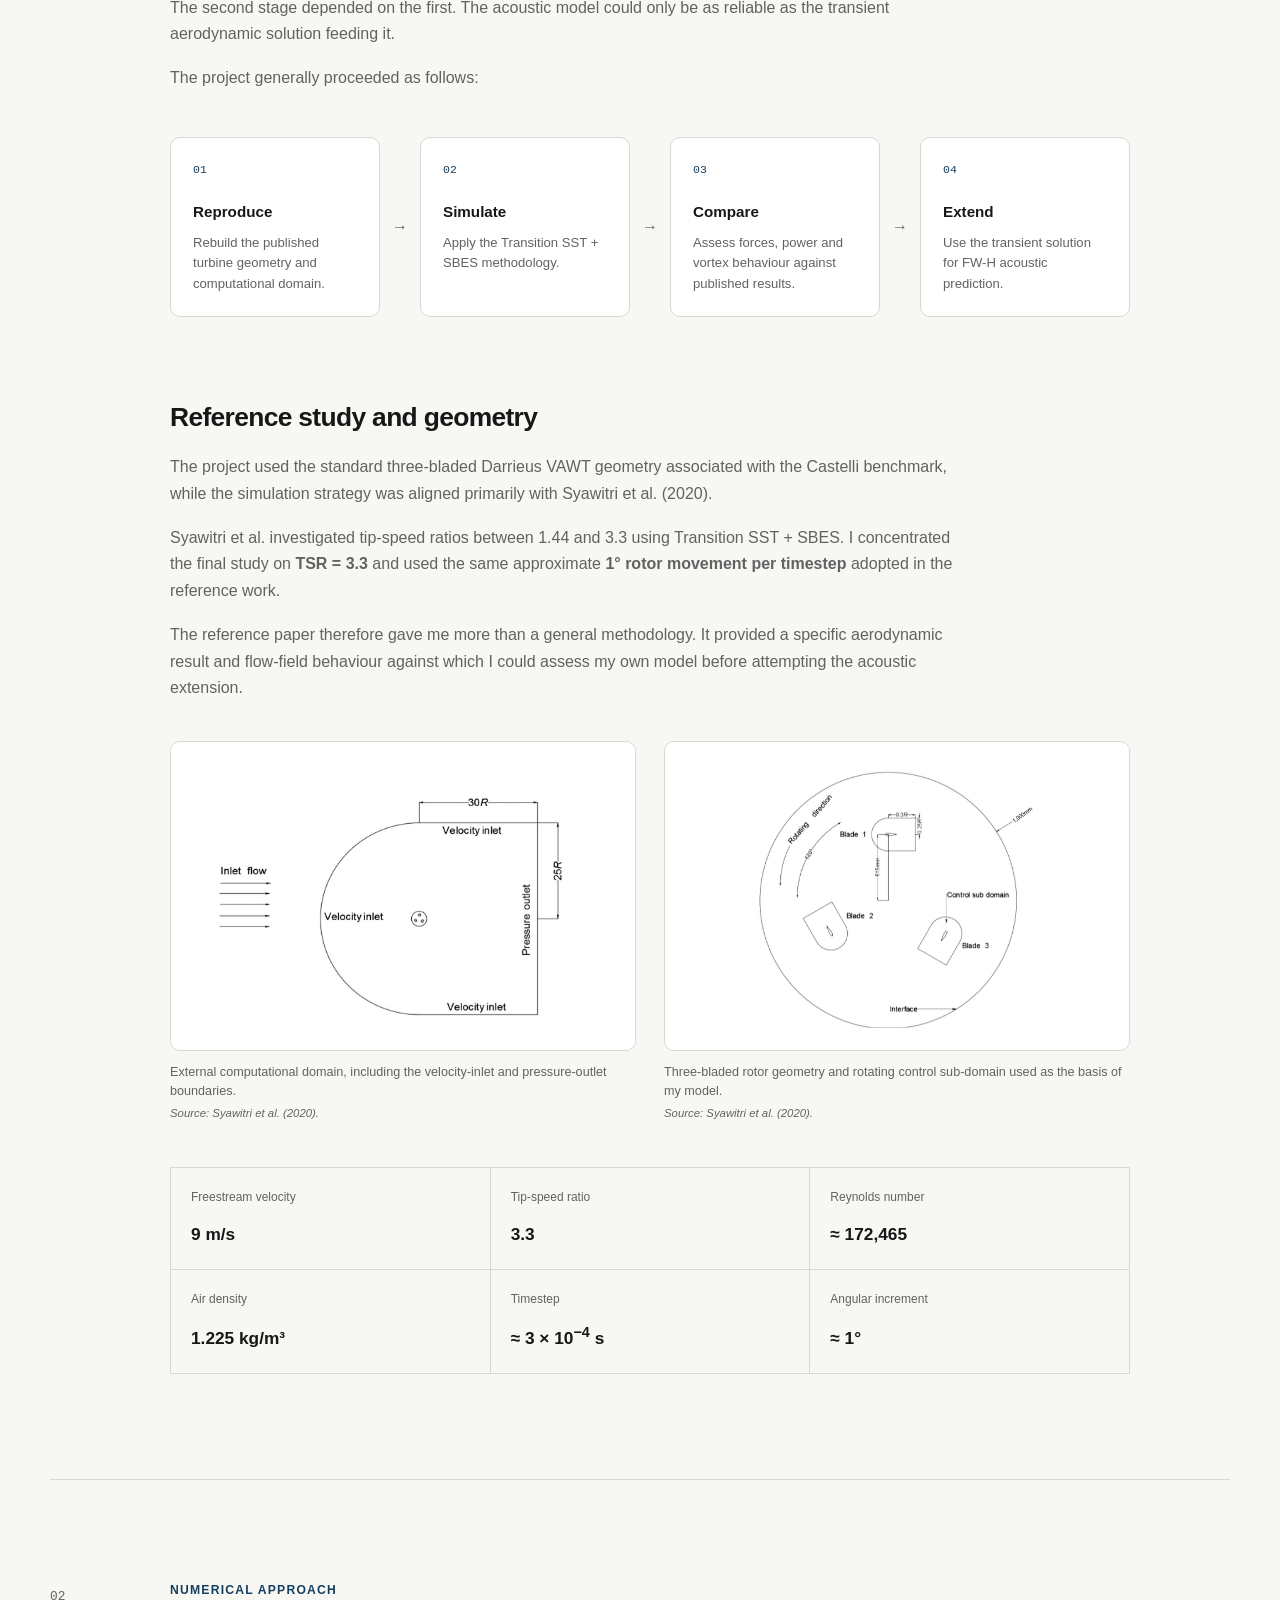
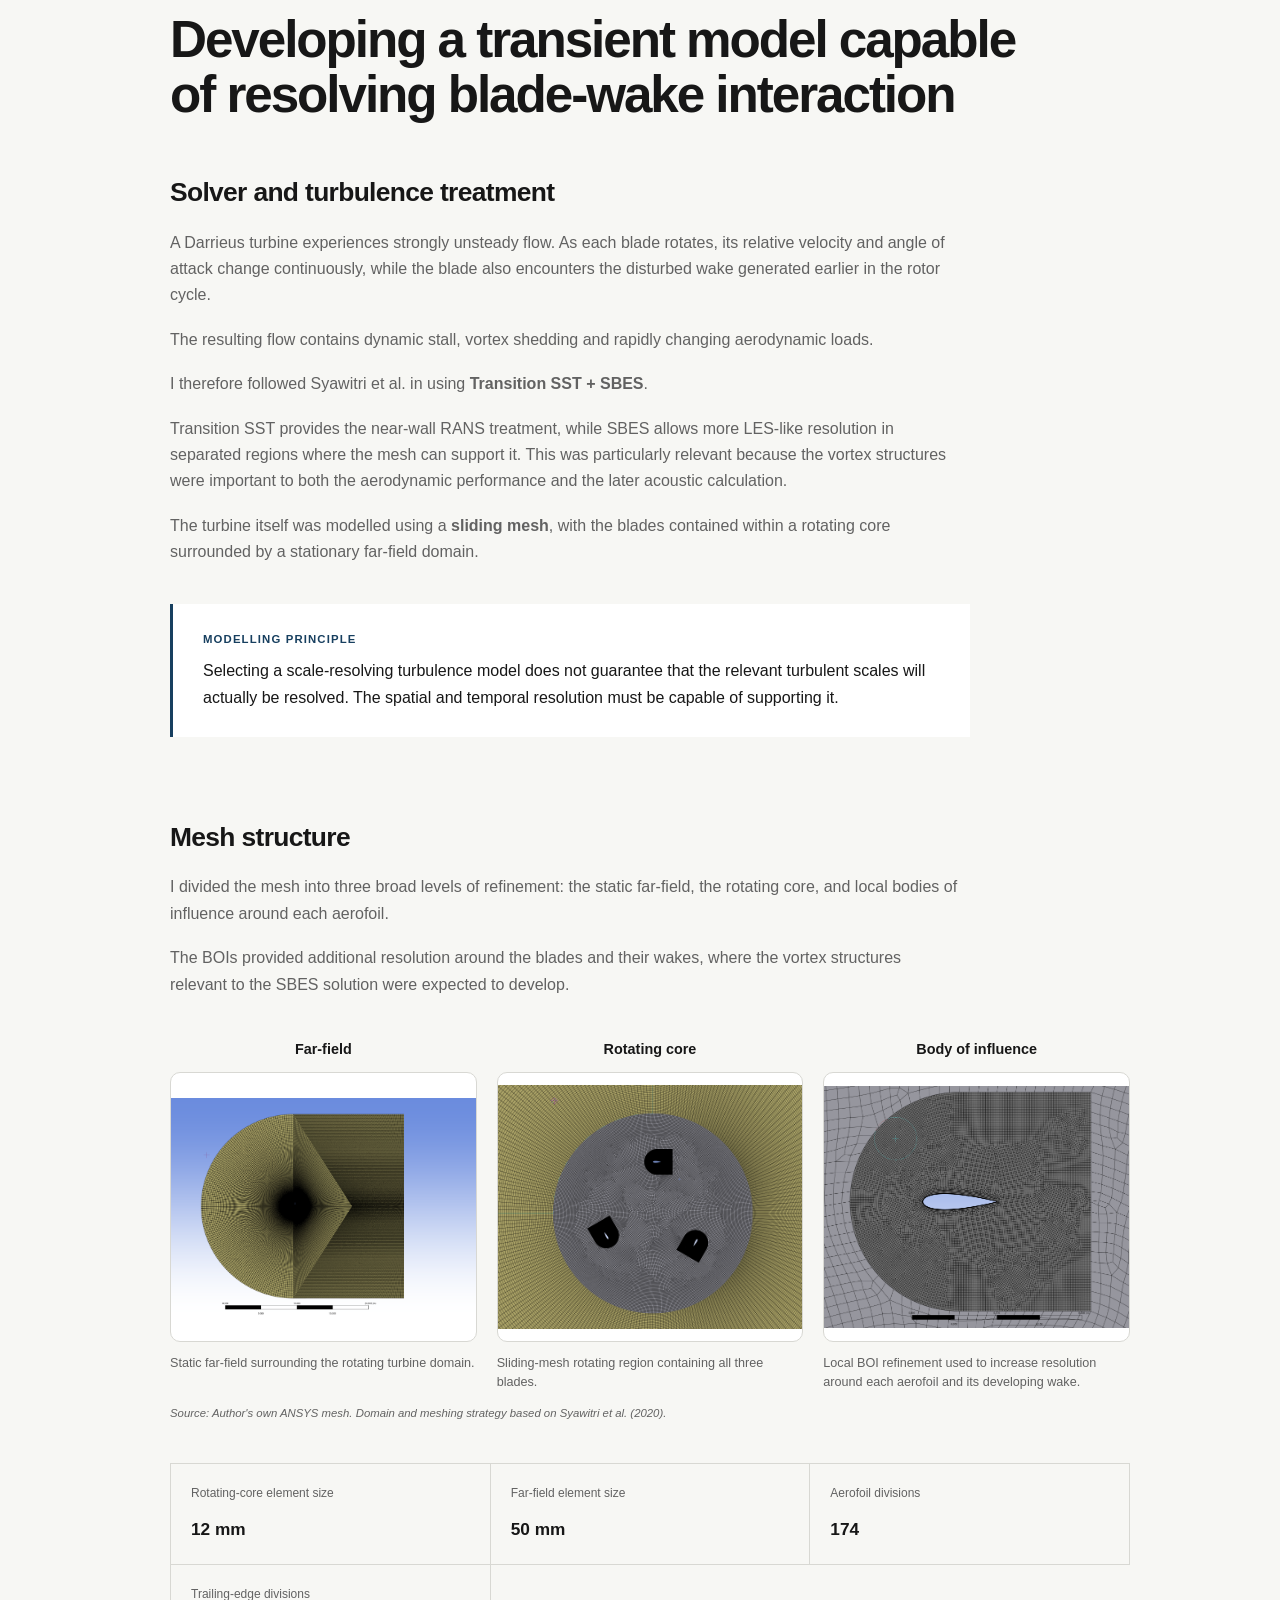
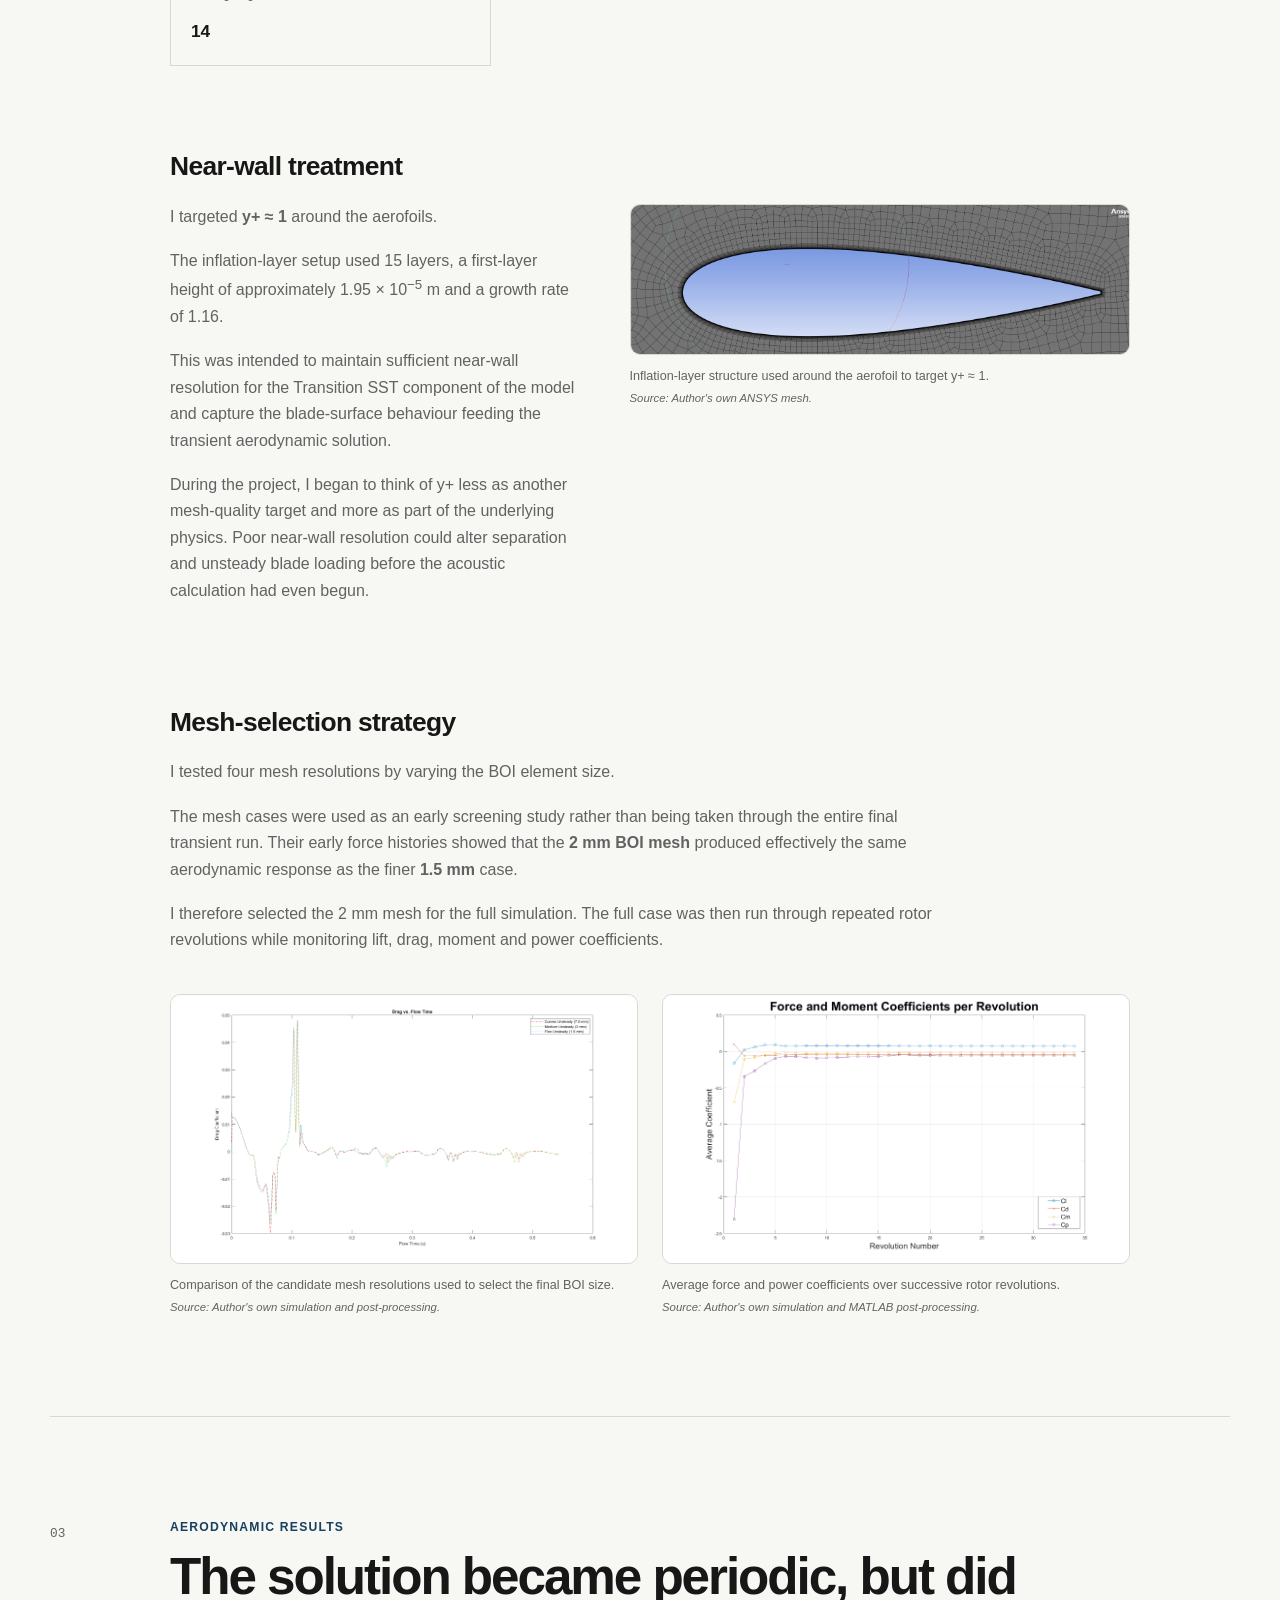
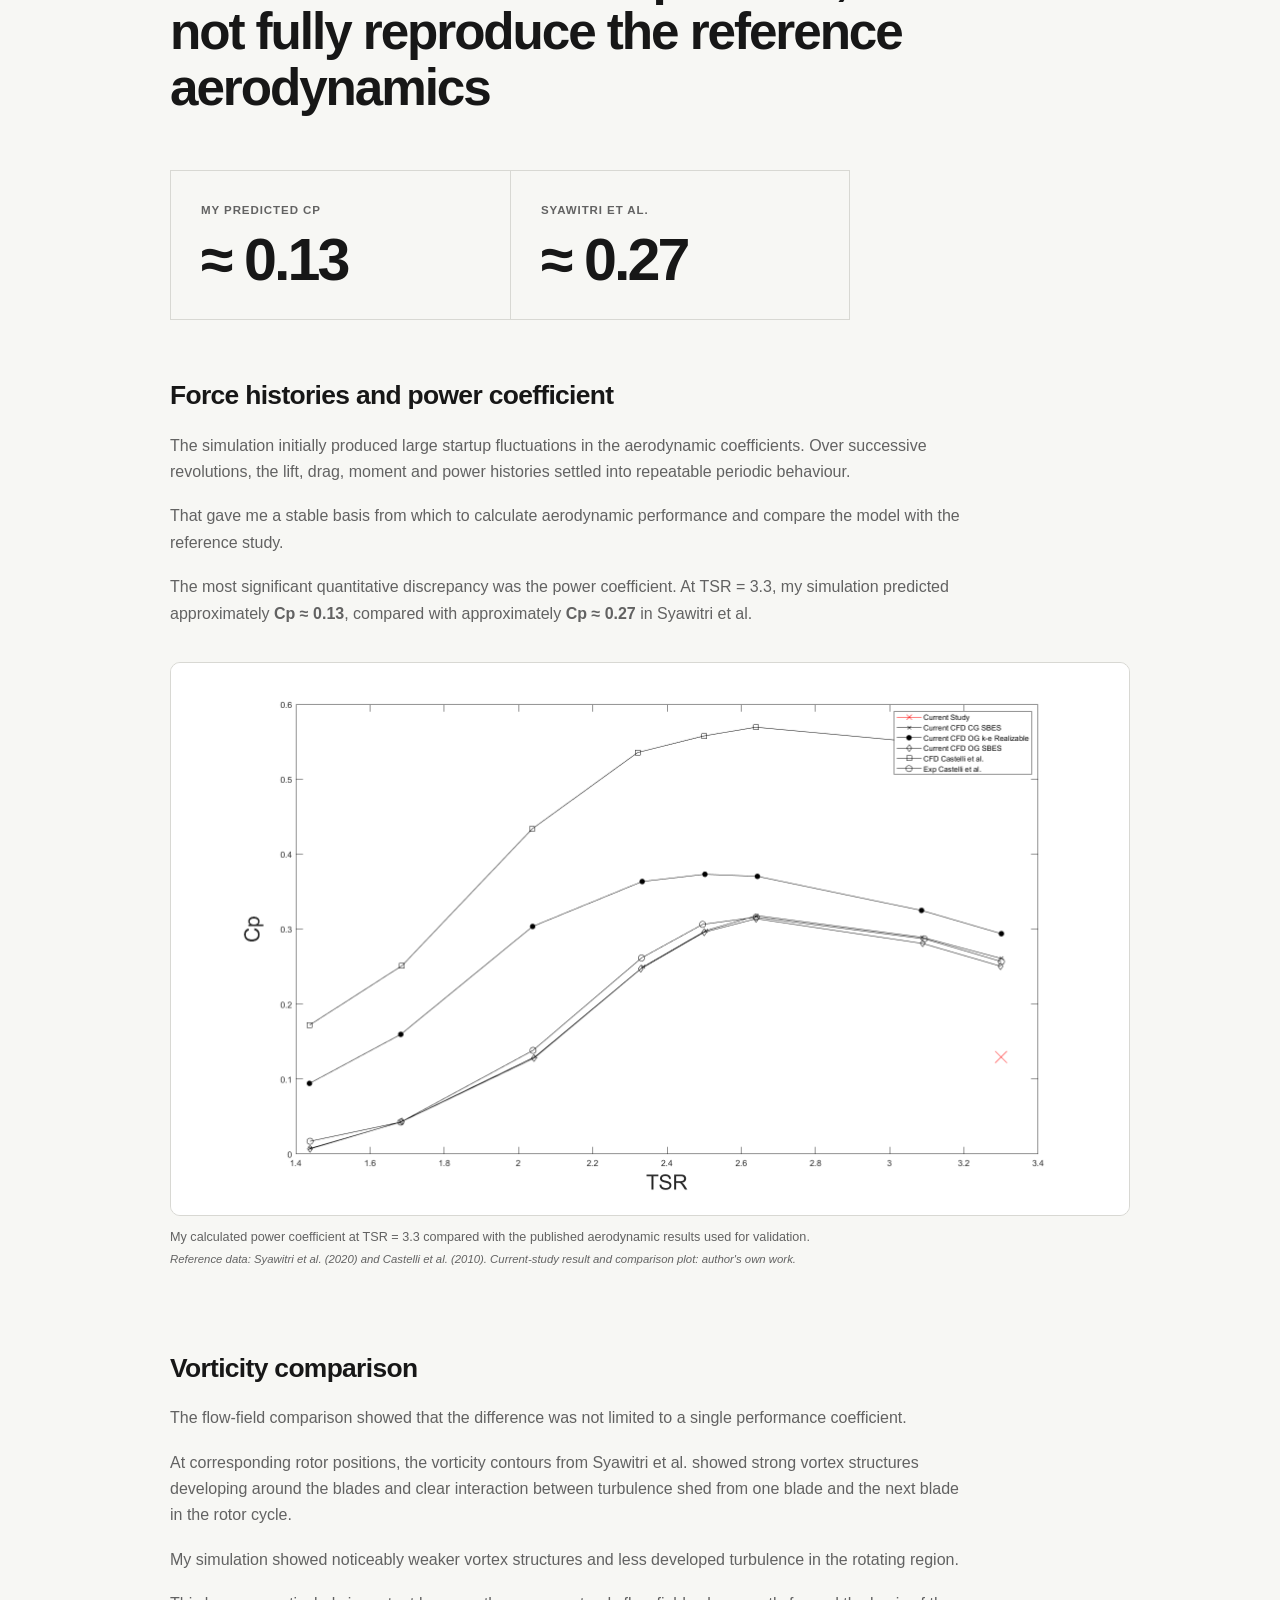
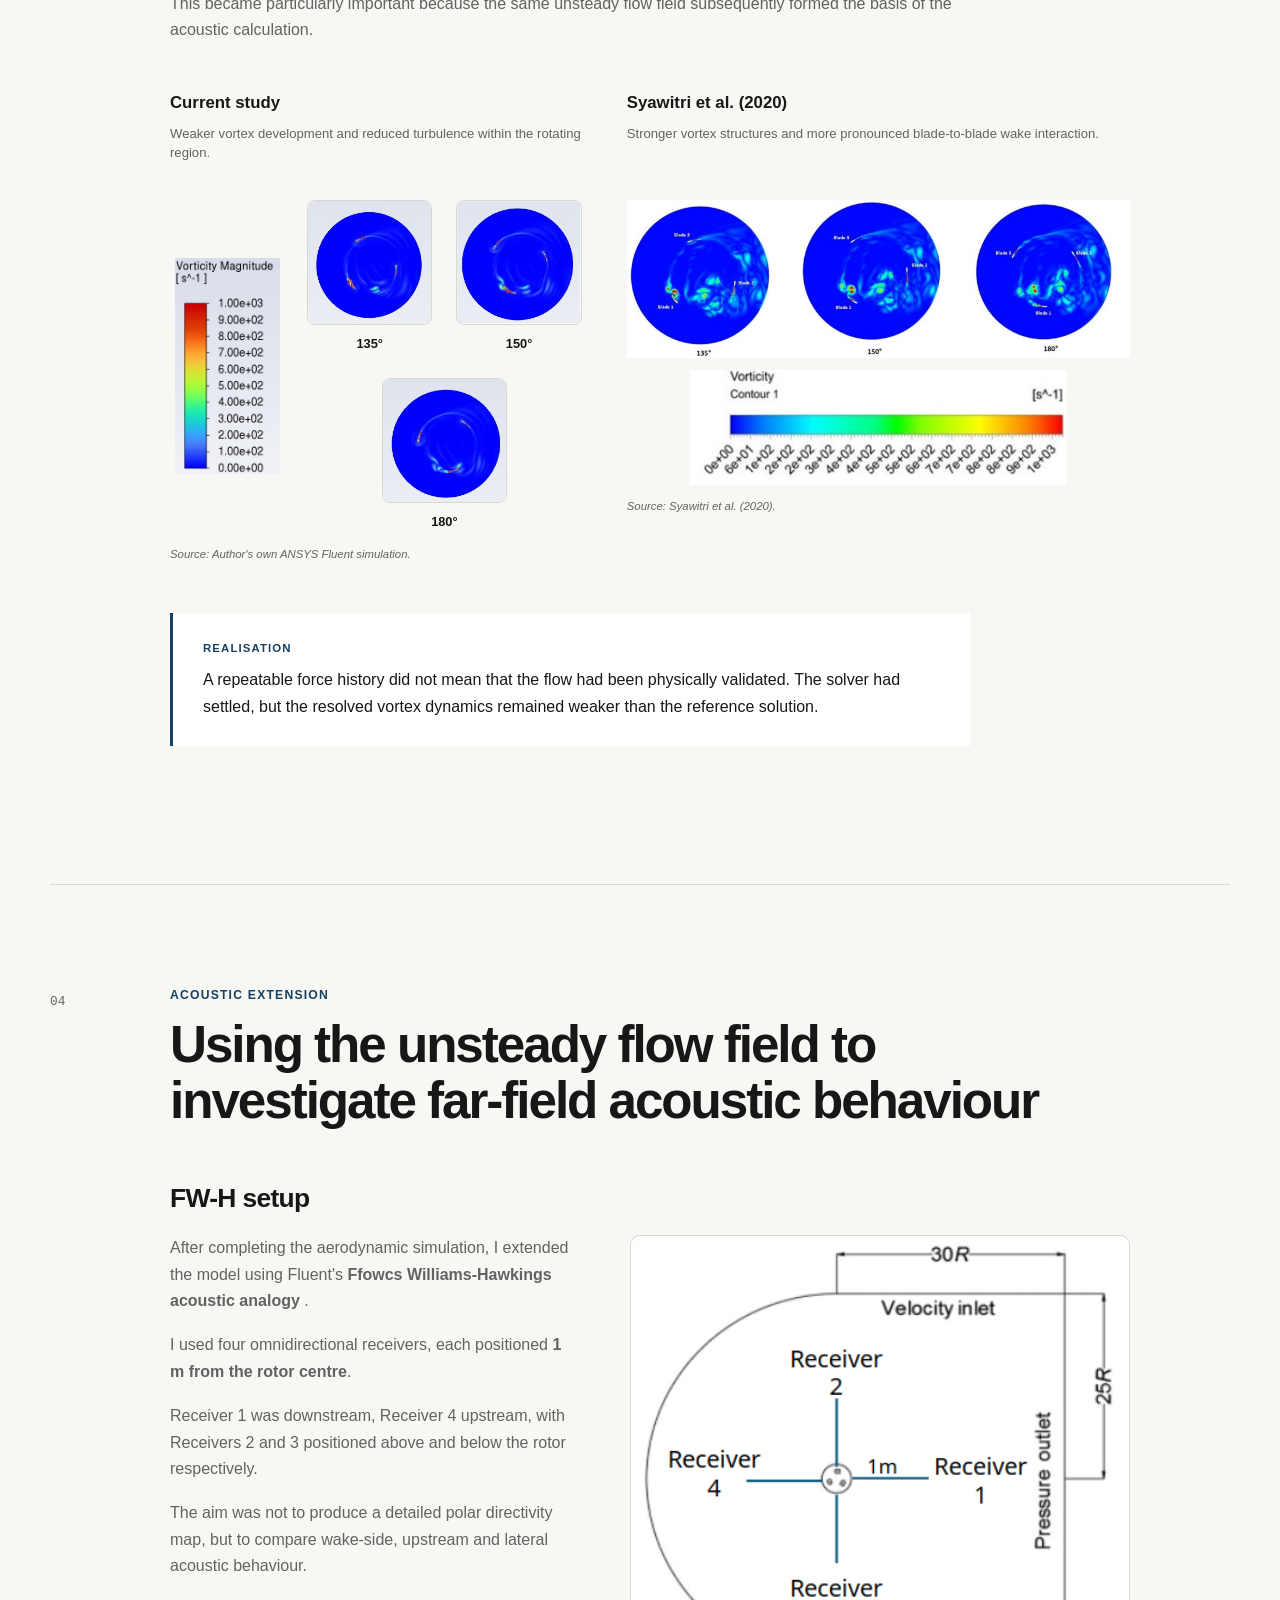
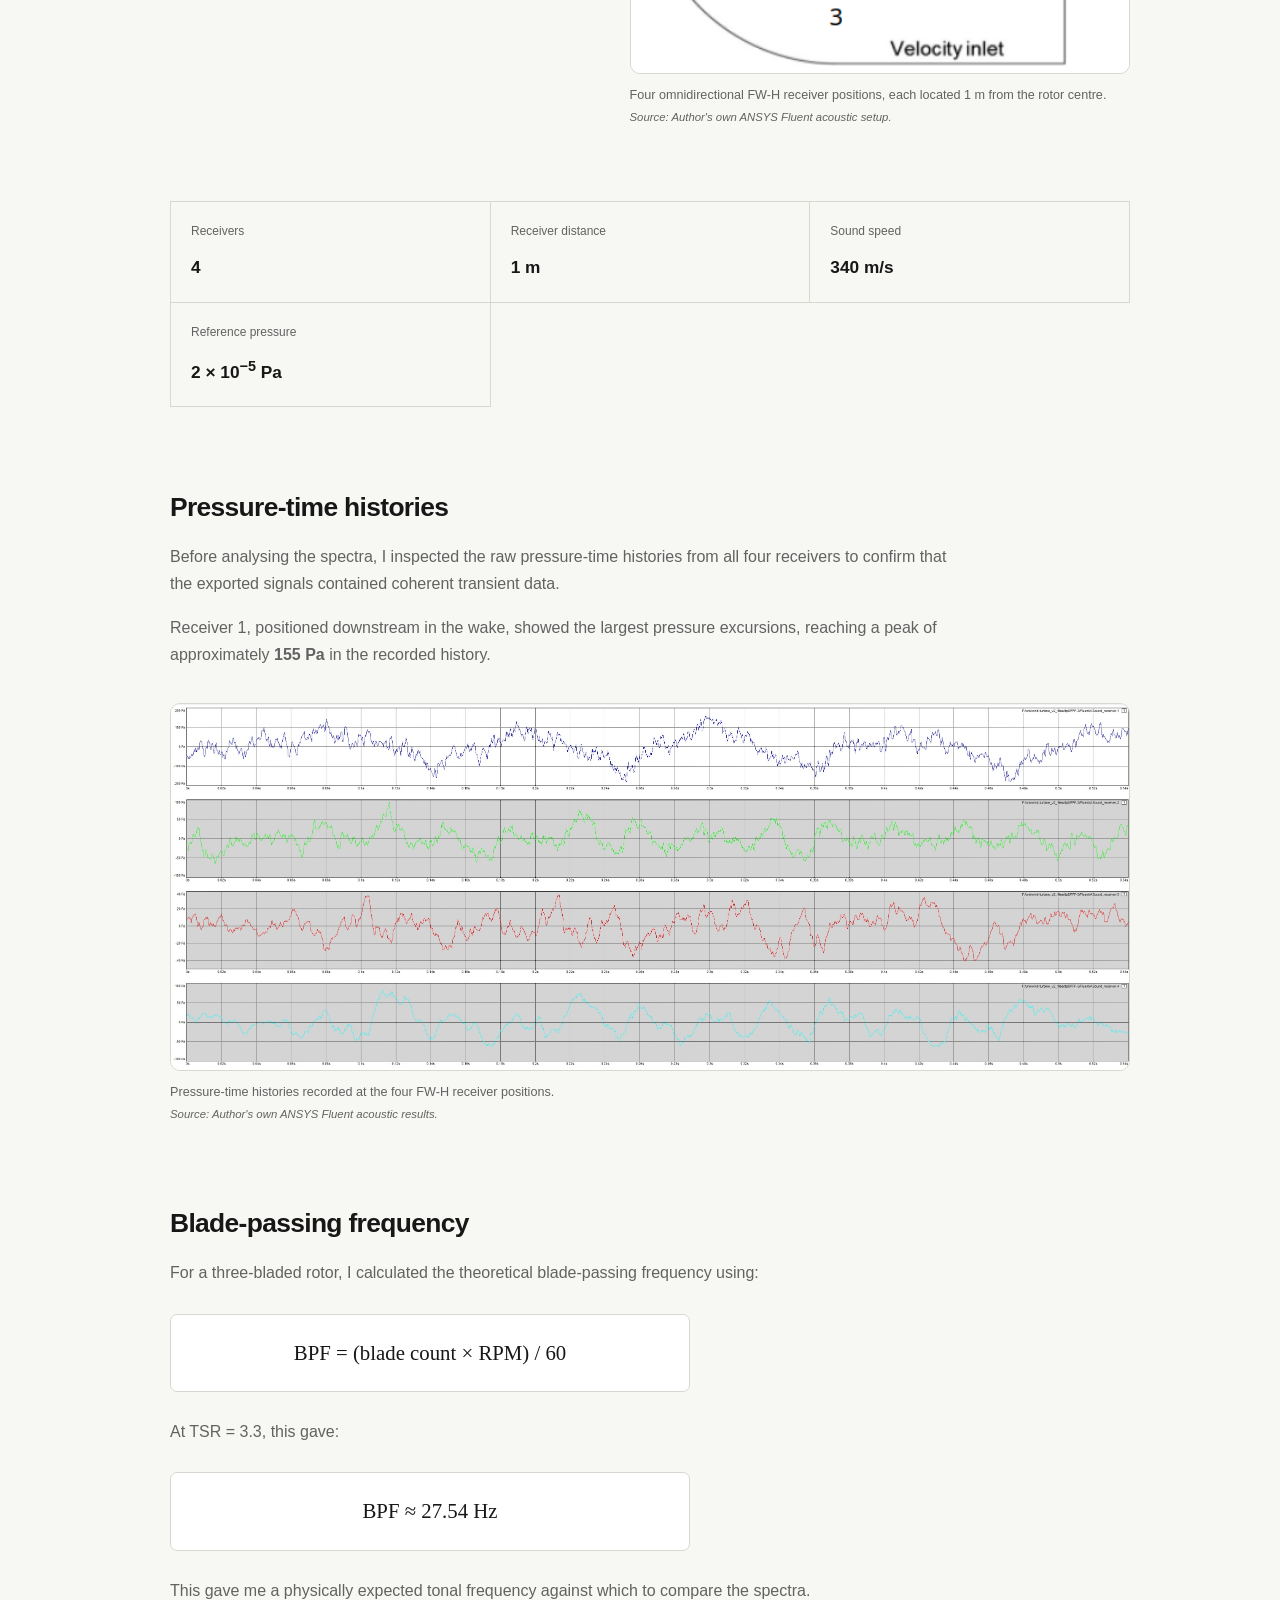
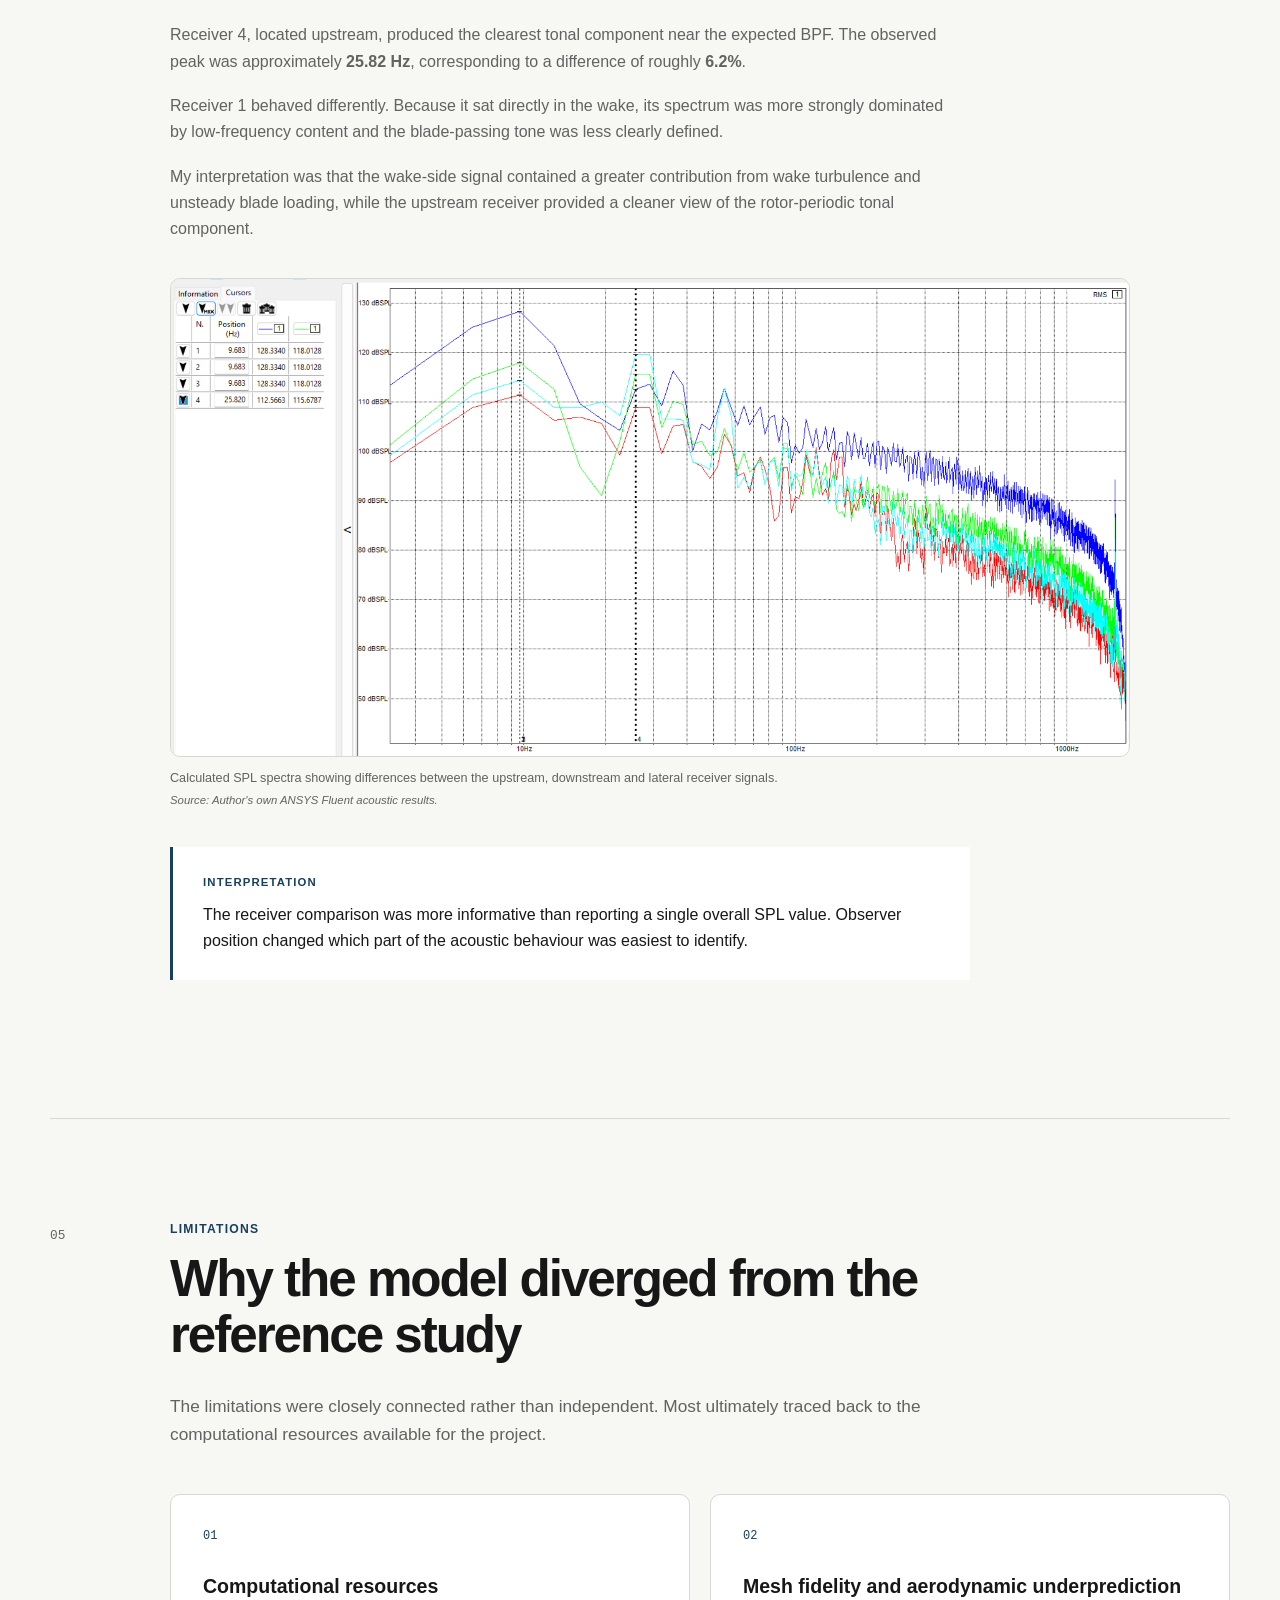
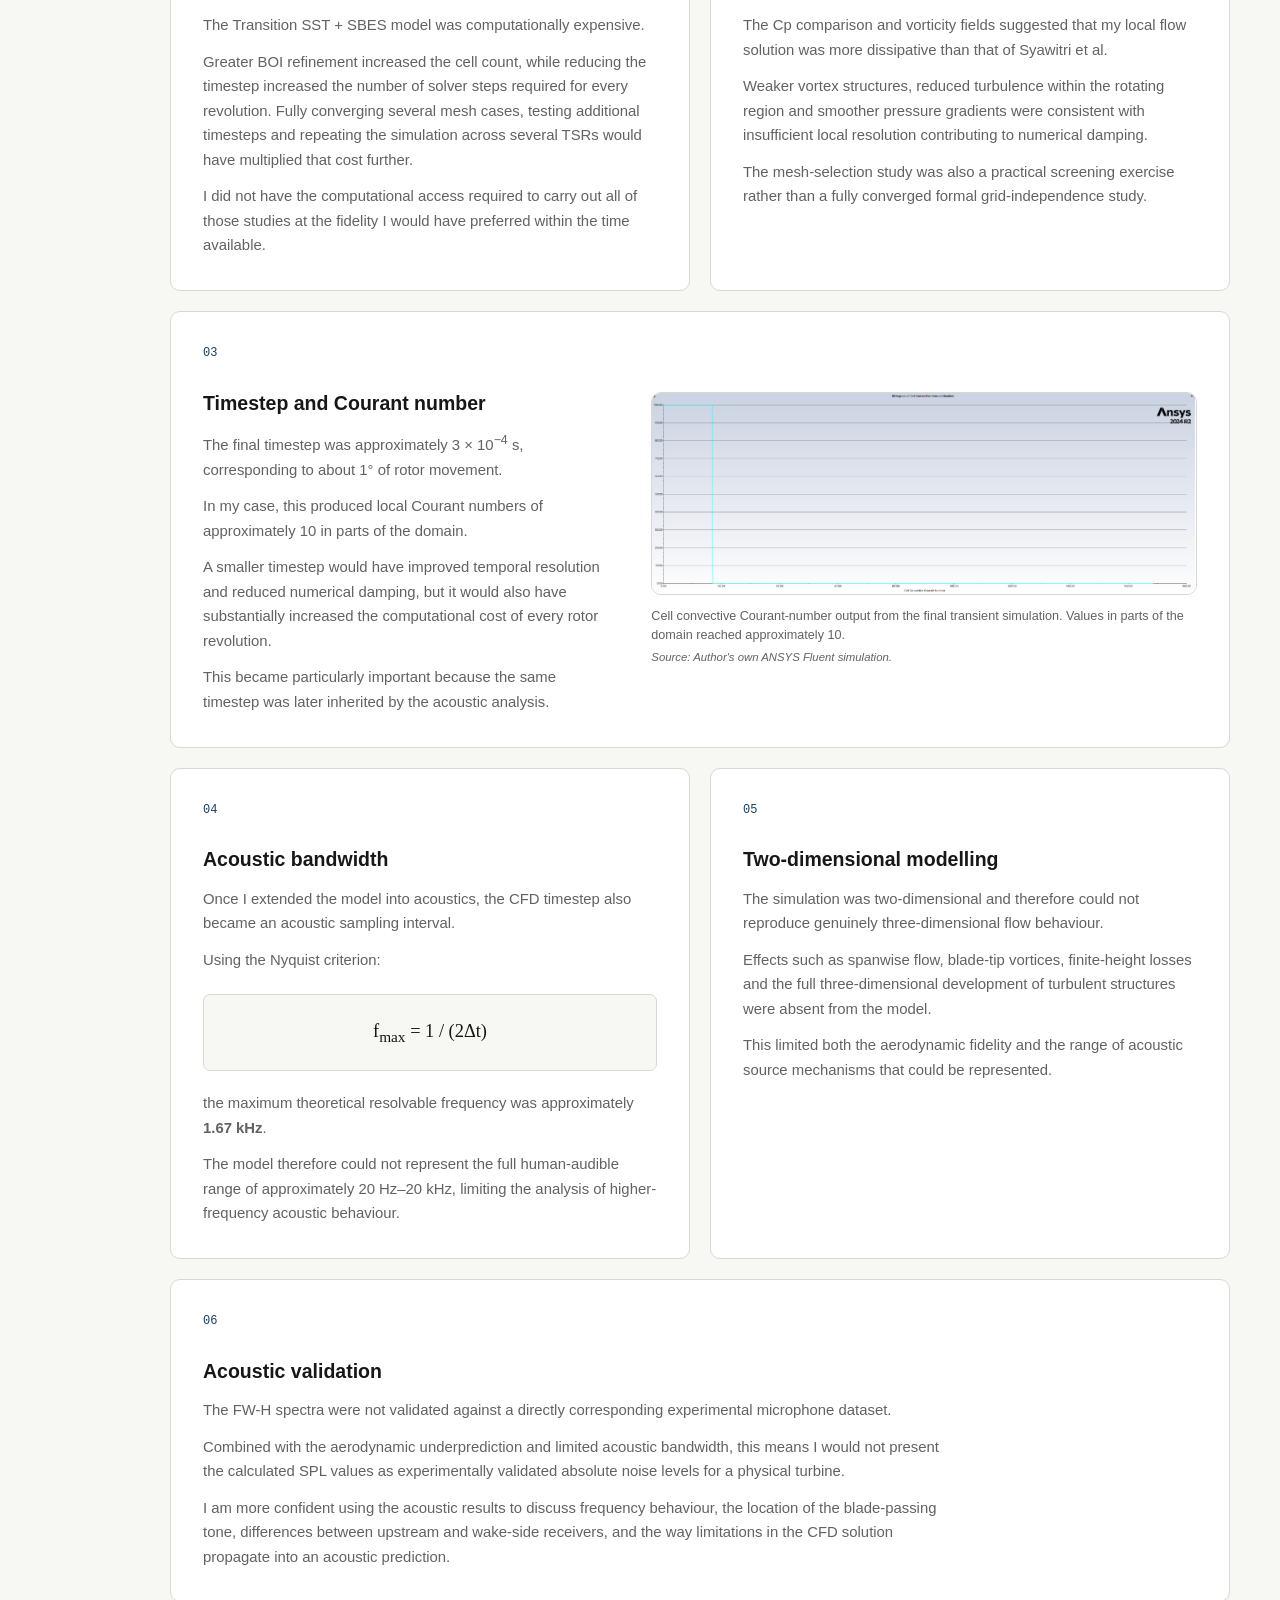
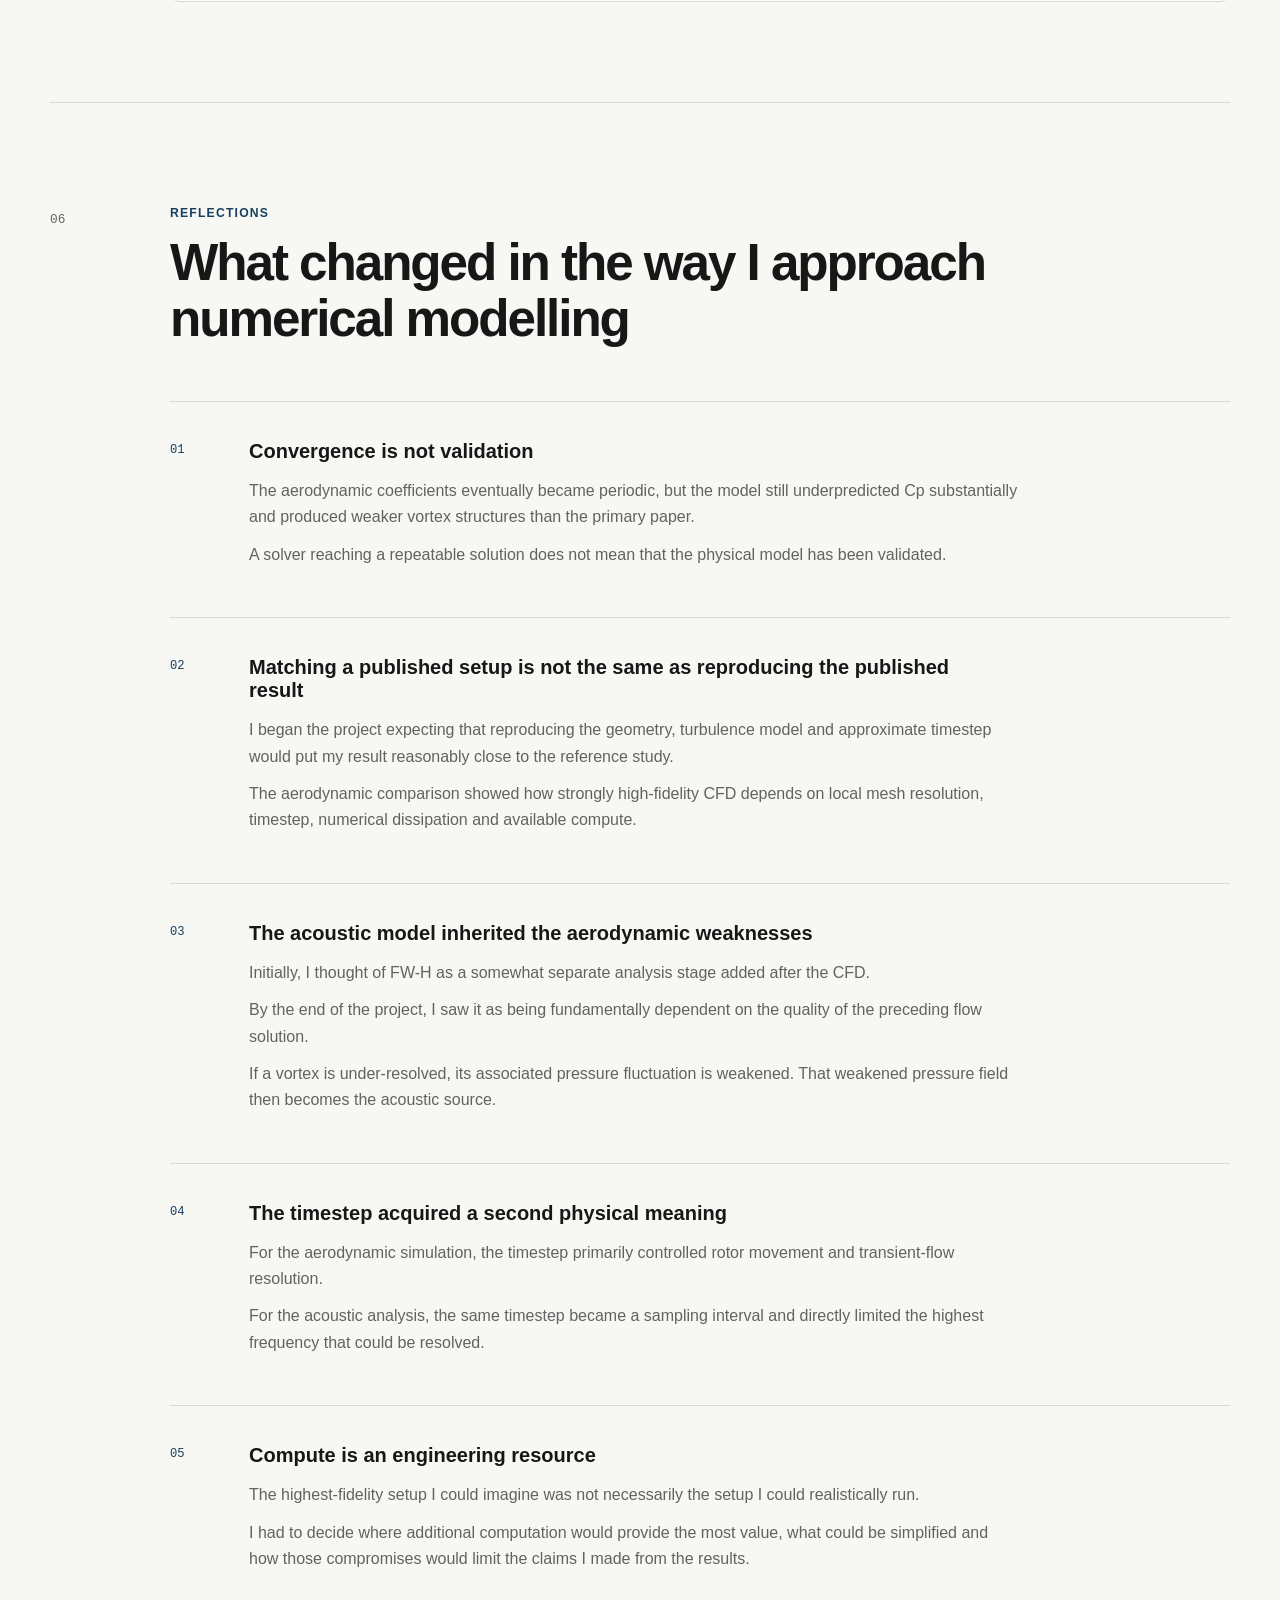
<file: projects/aeroacoustics.html>
<!DOCTYPE html>
<html lang="en">

<head>
    <meta charset="UTF-8">

    <meta
        name="viewport"
        content="width=device-width, initial-scale=1.0"
    >

    <meta name="description" content="Full Darrieus turbine CFD and FW-H acoustic study: Transition SST/SBES methods, Cp shortfall, numerical limitations, figures and references.">

    <title>VAWT Aeroacoustics — Full Technical Report | Linus Adzanku</title>

    <!-- Site-wide styling -->
    <link
        rel="stylesheet"
        href="../css/style.css"
    >

    <!-- This page only -->
    <link
        rel="stylesheet"
        href="../css/aeroacoustics.css"
    >
    <link rel="canonical" href="https://nusnaaa.github.io/projects/aeroacoustics.html">
    <meta property="og:type" content="article">
    <meta property="og:title" content="VAWT Aeroacoustics — Full Technical Report | Linus Adzanku">
    <meta property="og:description" content="Full Darrieus turbine CFD and FW-H acoustic study: Transition SST/SBES methods, Cp shortfall, numerical limitations, figures and references.">
    <meta property="og:url" content="https://nusnaaa.github.io/projects/aeroacoustics.html">
    <meta property="og:image" content="https://nusnaaa.github.io/assets/images/aeroacoustics/cp-comparison.png">
    <meta property="og:image:alt" content="Power-coefficient comparison with published reference data">
</head>


<body>
    <a class="skip-link" href="#main-content">Skip to main content</a>

    <!-- =====================================================
         Shared navigation
         ===================================================== -->

    <div id="navigation"></div>
    <noscript><nav class="fallback-nav" aria-label="Main navigation"><a href="../index.html">Home</a> · <a href="../projects.html">Projects</a> · <a href="../cv.html">CV</a> · <a href="../index.html#contact">Contact</a></nav></noscript>


    <main id="main-content" tabindex="-1" class="project-page aeroacoustics-page">


        <!-- =================================================
             HERO
             ================================================= -->

        <header class="aa-hero">

            <p class="aa-eyebrow">
                Master's Engineering Project · CFD · Aeroacoustics
            </p>

            <h1>
                Vertical-Axis Wind Turbine Aeroacoustics
            </h1>
            <a class="report-overview-link" href="aeroacoustics-overview.html">← Concise project overview</a>

            <p class="aa-lead">
                I replicated a published three-bladed Darrieus VAWT model in ANSYS Fluent using Transition SST + SBES, then extended it with FW-H acoustic analysis and MATLAB post-processing. At TSR 3.3 and 9 m/s, my predicted power coefficient was approximately 0.13 versus approximately 0.27 in the reference study. This shortfall limited the aerodynamic replication; reliable acoustic prediction was not established.
            </p>


            <div class="aa-meta">

                <div class="aa-meta-item">
                    <span>Software</span>
                    <strong>ANSYS Fluent · MATLAB</strong>
                </div>

                <div class="aa-meta-item">
                    <span>Flow model</span>
                    <strong>Transition SST + SBES</strong>
                </div>

                <div class="aa-meta-item">
                    <span>Operating point</span>
                    <strong>TSR 3.3 · 9 m/s</strong>
                </div>

                <div class="aa-meta-item">
                    <span>Acoustics</span>
                    <strong>FW-H · 4 receivers</strong>
                </div>

            </div>

        </header>



        <!-- =================================================
             01 PROJECT SETUP
             ================================================= -->

        <section class="aa-section">

            <div class="aa-section-number">
                01
            </div>

            <div class="aa-section-body">

                <p class="aa-section-label">
                    Project setup
                </p>

                <h2>
                    Reproducing a published aerodynamic model before
                    extending it into acoustics
                </h2>


                <!-- -----------------------------------------
                     Aim
                     ----------------------------------------- -->

                <div class="aa-block">

                    <h3>
                        Aim and scope
                    </h3>

                    <p>
                        This project began as a replication study.
                    </p>

                    <p>
                        My starting point was Syawitri, Yao, Yao and
                        Chandra (2020),
                        <em>
                            Assessment of stress-blended eddy simulation
                            model for accurate performance prediction of
                            vertical axis wind turbine
                        </em>.
                        Their study used
                        <strong>
                            Transition SST + Stress-Blended Eddy
                            Simulation (SBES)
                        </strong>
                        in ANSYS Fluent to predict the unsteady aerodynamic
                        performance of a three-bladed Darrieus
                        vertical-axis wind turbine.
                    </p>

                    <p>
                        My first objective was to reproduce that aerodynamic
                        behaviour as closely as possible. Once I had a
                        transient model running, I extended the study beyond
                        the original paper by applying the
                        <strong>
                            Ffowcs Williams-Hawkings (FW-H)
                        </strong>
                        acoustic analogy and analysing the predicted sound
                        at four receiver positions around the turbine.
                    </p>

                    <p>
                        That made the project a two-stage investigation:
                        reproduce the aerodynamic behaviour of the reference
                        model, then use the resulting unsteady flow field as
                        the basis for an aeroacoustic analysis.
                    </p>

                    <p>
                        The second stage depended on the first. The acoustic
                        model could only be as reliable as the transient
                        aerodynamic solution feeding it.
                    </p>

                    <p>
                        The project generally proceeded as follows:
                    </p>


                    <div class="aa-process">

                        <div class="aa-process-step">

                            <span>01</span>

                            <strong>
                                Reproduce
                            </strong>

                            <p>
                                Rebuild the published turbine geometry
                                and computational domain.
                            </p>

                        </div>


                        <div class="aa-process-arrow">
                            →
                        </div>


                        <div class="aa-process-step">

                            <span>02</span>

                            <strong>
                                Simulate
                            </strong>

                            <p>
                                Apply the Transition SST + SBES
                                methodology.
                            </p>

                        </div>


                        <div class="aa-process-arrow">
                            →
                        </div>


                        <div class="aa-process-step">

                            <span>03</span>

                            <strong>
                                Compare
                            </strong>

                            <p>
                                Assess forces, power and vortex behaviour
                                against published results.
                            </p>

                        </div>


                        <div class="aa-process-arrow">
                            →
                        </div>


                        <div class="aa-process-step">

                            <span>04</span>

                            <strong>
                                Extend
                            </strong>

                            <p>
                                Use the transient solution for
                                FW-H acoustic prediction.
                            </p>

                        </div>

                    </div>

                </div>



                <!-- -----------------------------------------
                     Reference study
                     ----------------------------------------- -->

                <div class="aa-block">

                    <h3>
                        Reference study and geometry
                    </h3>

                    <p>
                        The project used the standard three-bladed Darrieus
                        VAWT geometry associated with the Castelli benchmark,
                        while the simulation strategy was aligned primarily
                        with Syawitri et al. (2020).
                    </p>

                    <p>
                        Syawitri et al. investigated tip-speed ratios between
                        1.44 and 3.3 using Transition SST + SBES. I concentrated
                        the final study on <strong>TSR = 3.3</strong> and used
                        the same approximate
                        <strong>1° rotor movement per timestep</strong>
                        adopted in the reference work.
                    </p>

                    <p>
                        The reference paper therefore gave me more than a
                        general methodology. It provided a specific aerodynamic
                        result and flow-field behaviour against which I could
                        assess my own model before attempting the acoustic
                        extension.
                    </p>


                    <div class="aa-geometry-layout">

                        <figure class="aa-figure">

                            <div class="aa-geometry-image-frame">

                                <img
                                    src="../assets/images/aeroacoustics/geometry-domain.png"
                                    alt="External computational domain used in the Syawitri VAWT simulation"
                                    loading="lazy"
                                 width="593" height="342">

                            </div>

                            <figcaption>

                                <span class="aa-figure-caption">
                                    External computational domain, including the
                                    velocity-inlet and pressure-outlet boundaries.
                                </span>

                                <span class="aa-figure-source">
                                    Source: Syawitri et al. (2020).
                                </span>

                            </figcaption>

                        </figure>


                        <figure class="aa-figure">

                            <div class="aa-geometry-image-frame">

                                <img
                                    src="../assets/images/aeroacoustics/geometry-rotor.png"
                                    alt="Three-bladed Darrieus rotor and rotating control sub-domain from Syawitri et al."
                                    loading="lazy"
                                 width="542" height="477">

                            </div>

                            <figcaption>

                                <span class="aa-figure-caption">
                                    Three-bladed rotor geometry and rotating
                                    control sub-domain used as the basis of my model.
                                </span>

                                <span class="aa-figure-source">
                                    Source: Syawitri et al. (2020).
                                </span>

                            </figcaption>

                        </figure>

                    </div>


                    <div class="aa-parameters">

                        <div>
                            <span>Freestream velocity</span>
                            <strong>9 m/s</strong>
                        </div>

                        <div>
                            <span>Tip-speed ratio</span>
                            <strong>3.3</strong>
                        </div>

                        <div>
                            <span>Reynolds number</span>
                            <strong>≈ 172,465</strong>
                        </div>

                        <div>
                            <span>Air density</span>
                            <strong>1.225 kg/m³</strong>
                        </div>

                        <div>
                            <span>Timestep</span>
                            <strong>≈ 3 × 10<sup>−4</sup> s</strong>
                        </div>

                        <div>
                            <span>Angular increment</span>
                            <strong>≈ 1°</strong>
                        </div>

                    </div>

                </div>

            </div>

        </section>



        <!-- =================================================
             02 NUMERICAL APPROACH
             ================================================= -->

        <section class="aa-section">

            <div class="aa-section-number">
                02
            </div>

            <div class="aa-section-body">

                <p class="aa-section-label">
                    Numerical approach
                </p>

                <h2>
                    Developing a transient model capable of resolving
                    blade-wake interaction
                </h2>



                <!-- -----------------------------------------
                     Solver
                     ----------------------------------------- -->

                <div class="aa-block">

                    <h3>
                        Solver and turbulence treatment
                    </h3>

                    <p>
                        A Darrieus turbine experiences strongly unsteady
                        flow. As each blade rotates, its relative velocity
                        and angle of attack change continuously, while the
                        blade also encounters the disturbed wake generated
                        earlier in the rotor cycle.
                    </p>

                    <p>
                        The resulting flow contains dynamic stall, vortex
                        shedding and rapidly changing aerodynamic loads.
                    </p>

                    <p>
                        I therefore followed Syawitri et al. in using
                        <strong>Transition SST + SBES</strong>.
                    </p>

                    <p>
                        Transition SST provides the near-wall RANS
                        treatment, while SBES allows more LES-like
                        resolution in separated regions where the mesh can
                        support it. This was particularly relevant because
                        the vortex structures were important to both the
                        aerodynamic performance and the later acoustic
                        calculation.
                    </p>

                    <p>
                        The turbine itself was modelled using a
                        <strong>sliding mesh</strong>, with the blades
                        contained within a rotating core surrounded by a
                        stationary far-field domain.
                    </p>


                    <aside class="aa-callout">

                        <span>
                            Modelling principle
                        </span>

                        <p>
                            Selecting a scale-resolving turbulence model
                            does not guarantee that the relevant turbulent
                            scales will actually be resolved. The spatial
                            and temporal resolution must be capable of
                            supporting it.
                        </p>

                    </aside>

                </div>



                <!-- -----------------------------------------
                     Mesh
                     ----------------------------------------- -->

                <div class="aa-block">

                    <h3>
                        Mesh structure
                    </h3>

                    <p>
                        I divided the mesh into three broad levels of
                        refinement: the static far-field, the rotating core,
                        and local bodies of influence around each aerofoil.
                    </p>

                    <p>
                        The BOIs provided additional resolution around the
                        blades and their wakes, where the vortex structures
                        relevant to the SBES solution were expected to
                        develop.
                    </p>


                    <!--
                        IMAGE:
                        Crop the Far-field / Rotating Core / BOI
                        comparison from the presentation.

                    -->

                    <div class="aa-mesh-triptych">

                        <figure class="aa-figure">

                            <span class="aa-image-heading">
                                Far-field
                            </span>

                            <img
                                src="../assets/images/aeroacoustics/mesh-farfield.png"
                                alt="Far-field mesh used in the Darrieus VAWT CFD simulation"
                                loading="lazy"
                             width="1637" height="1171">

                            <figcaption>

                                <span class="aa-figure-caption">
                                    Static far-field surrounding the rotating turbine domain.
                                </span>

                            </figcaption>

                        </figure>


                        <figure class="aa-figure">

                            <span class="aa-image-heading">
                                Rotating core
                            </span>

                            <img
                                src="../assets/images/aeroacoustics/mesh-rotating-core.png"
                                alt="Rotating-core mesh containing the three Darrieus turbine blades"
                                loading="lazy"
                             width="1372" height="1100">

                            <figcaption>

                                <span class="aa-figure-caption">
                                    Sliding-mesh rotating region containing all three blades.
                                </span>

                            </figcaption>

                        </figure>


                        <figure class="aa-figure">

                            <span class="aa-image-heading">
                                Body of influence
                            </span>

                            <img
                                src="../assets/images/aeroacoustics/mesh-boi.png"
                                alt="Refined body-of-influence mesh surrounding a Darrieus turbine aerofoil"
                                loading="lazy"
                             width="1491" height="1182">

                            <figcaption>

                                <span class="aa-figure-caption">
                                    Local BOI refinement used to increase resolution
                                    around each aerofoil and its developing wake.
                                </span>

                            </figcaption>

                        </figure>

                    </div>


                    <p class="aa-group-source">
                        Source: Author's own ANSYS mesh. Domain and meshing strategy
                        based on Syawitri et al. (2020).
                    </p>



                    <div class="aa-parameters">

                        <div>
                            <span>Rotating-core element size</span>
                            <strong>12 mm</strong>
                        </div>

                        <div>
                            <span>Far-field element size</span>
                            <strong>50 mm</strong>
                        </div>

                        <div>
                            <span>Aerofoil divisions</span>
                            <strong>174</strong>
                        </div>

                        <div>
                            <span>Trailing-edge divisions</span>
                            <strong>14</strong>
                        </div>

                    </div>

                </div>



                <!-- -----------------------------------------
                     Near wall
                     ----------------------------------------- -->

                <div class="aa-block">

                    <h3>
                        Near-wall treatment
                    </h3>


                    <div class="aa-text-figure">

                        <div class="aa-text-column">

                            <p>
                                I targeted
                                <strong>y+ ≈ 1</strong>
                                around the aerofoils.
                            </p>

                            <p>
                                The inflation-layer setup used 15 layers,
                                a first-layer height of approximately
                                1.95 × 10<sup>−5</sup> m and a growth rate
                                of 1.16.
                            </p>

                            <p>
                                This was intended to maintain sufficient
                                near-wall resolution for the Transition SST
                                component of the model and capture the
                                blade-surface behaviour feeding the
                                transient aerodynamic solution.
                            </p>

                            <p>
                                During the project, I began to think of y+
                                less as another mesh-quality target and more
                                as part of the underlying physics. Poor
                                near-wall resolution could alter separation
                                and unsteady blade loading before the
                                acoustic calculation had even begun.
                            </p>

                        </div>


                        <!--
                            IMAGE:
                            Crop the aerofoil/inflation portion of
                            the y+ slide.

                            Suggested filename:
                            near-wall-mesh.png
                        -->

                        <figure class="aa-figure">

                            <img
                                src="../assets/images/aeroacoustics/near-wall-mesh.png"
                                alt="Inflation-layer mesh around a Darrieus VAWT aerofoil"
                                loading="lazy"
                             width="2909" height="872">

                            <figcaption>

                                <span class="aa-figure-caption">
                                    Inflation-layer structure used around
                                    the aerofoil to target y+ ≈ 1.
                                </span>

                                <span class="aa-figure-source">
                                    Source: Author's own ANSYS mesh.
                                </span>

                            </figcaption>

                        </figure>

                    </div>

                </div>



                <!-- -----------------------------------------
                     Mesh study
                     ----------------------------------------- -->

                <div class="aa-block">

                    <h3>
                        Mesh-selection strategy
                    </h3>

                    <p>
                        I tested four mesh resolutions by varying the BOI
                        element size.
                    </p>

                    <p>
                        The mesh cases were used as an early screening study
                        rather than being taken through the entire final
                        transient run. Their early force histories showed
                        that the
                        <strong>2 mm BOI mesh</strong>
                        produced effectively the same aerodynamic response
                        as the finer
                        <strong>1.5 mm</strong>
                        case.
                    </p>

                    <p>
                        I therefore selected the 2 mm mesh for the full
                        simulation. The full case was then run through
                        repeated rotor revolutions while monitoring lift,
                        drag, moment and power coefficients.
                    </p>


                    <div class="aa-figure-grid">


                        <!--
                            IMAGE:
                            Mesh comparison / drag plot.

                            Suggested filename:
                            mesh-comparison.png
                        -->

                        <figure class="aa-figure">

                            <img
                                src="../assets/images/aeroacoustics/mesh-comparison.png"
                                alt="Comparison of force behaviour from different VAWT mesh resolutions"
                                loading="lazy"
                             width="1920" height="1106">

                            <figcaption>

                                <span class="aa-figure-caption">
                                    Comparison of the candidate mesh
                                    resolutions used to select the final
                                    BOI size.
                                </span>

                                <span class="aa-figure-source">
                                    Source: Author's own simulation and
                                    post-processing.
                                </span>

                            </figcaption>

                        </figure>



                        <!--
                            IMAGE:
                            Revolution-by-revolution convergence graph.

                            Suggested filename:
                            convergence-history.png
                        -->

                        <figure class="aa-figure">

                            <img
                                src="../assets/images/aeroacoustics/convergence-history.png"
                                alt="Lift, drag, moment and power coefficients over repeated rotor revolutions"
                                loading="lazy"
                             width="1920" height="1106">

                            <figcaption>

                                <span class="aa-figure-caption">
                                    Average force and power coefficients
                                    over successive rotor revolutions.
                                </span>

                                <span class="aa-figure-source">
                                    Source: Author's own simulation and
                                    MATLAB post-processing.
                                </span>

                            </figcaption>

                        </figure>

                    </div>

                </div>

            </div>

        </section>



        <!-- =================================================
             03 AERODYNAMIC RESULTS
             ================================================= -->

        <section class="aa-section">

            <div class="aa-section-number">
                03
            </div>

            <div class="aa-section-body">

                <p class="aa-section-label">
                    Aerodynamic results
                </p>

                <h2>
                    The solution became periodic, but did not fully
                    reproduce the reference aerodynamics
                </h2>


                <div class="aa-result-highlight">

                    <div>

                        <span>
                            My predicted Cp
                        </span>

                        <strong>
                            ≈ 0.13
                        </strong>

                    </div>


                    <div>

                        <span>
                            Syawitri et al.
                        </span>

                        <strong>
                            ≈ 0.27
                        </strong>

                    </div>

                </div>



                <div class="aa-block">

                    <h3>
                        Force histories and power coefficient
                    </h3>

                    <p>
                        The simulation initially produced large startup
                        fluctuations in the aerodynamic coefficients.
                        Over successive revolutions, the lift, drag, moment
                        and power histories settled into repeatable periodic
                        behaviour.
                    </p>

                    <p>
                        That gave me a stable basis from which to calculate
                        aerodynamic performance and compare the model with
                        the reference study.
                    </p>

                    <p>
                        The most significant quantitative discrepancy was
                        the power coefficient. At TSR = 3.3, my simulation
                        predicted approximately
                        <strong>Cp ≈ 0.13</strong>,
                        compared with approximately
                        <strong>Cp ≈ 0.27</strong>
                        in Syawitri et al.
                    </p>


                    <!--
                        IMAGE:
                        Crop the Cp vs TSR comparison graph.

                        Suggested filename:
                        cp-comparison.png
                    -->

                    <figure class="aa-figure aa-figure-wide">

                        <img
                            src="../assets/images/aeroacoustics/cp-comparison.png"
                            alt="Power coefficient from the current VAWT simulation compared with published CFD and experimental results"
                            loading="lazy"
                         width="1920" height="1106">

                        <figcaption>

                            <span class="aa-figure-caption">
                                My calculated power coefficient at
                                TSR = 3.3 compared with the published
                                aerodynamic results used for validation.
                            </span>

                            <span class="aa-figure-source">
                                Reference data: Syawitri et al. (2020)
                                and Castelli et al. (2010). Current-study
                                result and comparison plot: author's own work.
                            </span>

                        </figcaption>

                    </figure>

                </div>



                <div class="aa-block">

                    <h3>
                        Vorticity comparison
                    </h3>

                    <p>
                        The flow-field comparison showed that the difference
                        was not limited to a single performance coefficient.
                    </p>

                    <p>
                        At corresponding rotor positions, the vorticity
                        contours from Syawitri et al. showed strong vortex
                        structures developing around the blades and clear
                        interaction between turbulence shed from one blade
                        and the next blade in the rotor cycle.
                    </p>

                    <p>
                        My simulation showed noticeably weaker vortex
                        structures and less developed turbulence in the
                        rotating region.
                    </p>

                    <p>
                        This became particularly important because the same
                        unsteady flow field subsequently formed the basis of
                        the acoustic calculation.
                    </p>


                    <!--
                        IMAGE:
                        Keep most of the vorticity comparison from the
                        presentation because seeing the local and reference
                        solutions together is useful.

                    -->

                    <div class="aa-vorticity-comparison">


                        <!-- =================================================
                            LEFT: CURRENT STUDY
                            ================================================= -->

                        <div class="aa-vorticity-group">

                            <h4>
                                Current study
                            </h4>

                            <p class="aa-vorticity-subtitle">
                                Weaker vortex development and reduced turbulence
                                within the rotating region.
                            </p>


                            <div class="aa-vorticity-local-layout">

                                <!-- Local colour scale -->
                                <figure class="aa-vorticity-scale">

                                    <img
                                        src="../assets/images/aeroacoustics/vorticity-local-scale.png"
                                        alt="Vorticity magnitude scale for the current simulation"
                                        loading="lazy"
                                     width="226" height="464">

                                </figure>



                                <!-- Local angle results -->
                                <div class="aa-vorticity-angle-grid">


                                    <figure class="aa-vorticity-angle aa-vorticity-135">

                                        <div class="aa-vorticity-image-box">
                                            <img
                                                src="../assets/images/aeroacoustics/vorticity-local-135.png"
                                                alt="Current simulation vorticity field at 135 degrees rotor position"
                                                loading="lazy"
                                             width="443" height="380">
                                        </div>

                                        <figcaption>
                                            135°
                                        </figcaption>

                                    </figure>



                                    <figure class="aa-vorticity-angle aa-vorticity-150">

                                        <div class="aa-vorticity-image-box">
                                            <img
                                                src="../assets/images/aeroacoustics/vorticity-local-150.png"
                                                alt="Current simulation vorticity field at 150 degrees rotor position"
                                                loading="lazy"
                                             width="221" height="218">
                                        </div>

                                        <figcaption>
                                            150°
                                        </figcaption>

                                    </figure>



                                    <figure class="aa-vorticity-angle aa-vorticity-180">

                                        <div class="aa-vorticity-image-box">
                                            <img
                                                src="../assets/images/aeroacoustics/vorticity-local-180.png"
                                                alt="Current simulation vorticity field at 180 degrees rotor position"
                                                loading="lazy"
                                             width="352" height="360">
                                        </div>

                                        <figcaption>
                                            180°
                                        </figcaption>

                                    </figure>

                                </div>

                            </div>


                            <p class="aa-group-source">
                                Source: Author's own ANSYS Fluent simulation.
                            </p>

                        </div>



                        <!-- =================================================
                            RIGHT: REFERENCE PAPER
                            ================================================= -->

                        <div class="aa-vorticity-group">

                            <h4>
                                Syawitri et al. (2020)
                            </h4>

                            <p class="aa-vorticity-subtitle">
                                Stronger vortex structures and more pronounced
                                blade-to-blade wake interaction.
                            </p>


                            <div class="aa-vorticity-reference-layout">


                                <!--
                                    Composite reference image containing the
                                    135°, 150° and 180° results.
                                -->
                                <figure class="aa-vorticity-reference-results">

                                    <img
                                        src="../assets/images/aeroacoustics/vorticity-reference-results.png"
                                        alt="Vorticity fields at 135, 150 and 180 degrees reproduced from Syawitri et al. 2020"
                                        loading="lazy"
                                     width="846" height="266">

                                </figure>


                                <!-- Reference paper colour scale -->
                                <figure class="aa-vorticity-reference-scale">

                                    <img
                                        src="../assets/images/aeroacoustics/vorticity-reference-scale.png"
                                        alt="Vorticity magnitude scale used in the Syawitri reference results"
                                        loading="lazy"
                                     width="352" height="107">

                                </figure>


                            </div>


                            <p class="aa-group-source">
                                Source: Syawitri et al. (2020).
                            </p>

                        </div>


                    </div>


                    <aside class="aa-callout">

                        <span>
                            Realisation
                        </span>

                        <p>
                            A repeatable force history did not mean that
                            the flow had been physically validated. The
                            solver had settled, but the resolved vortex
                            dynamics remained weaker than the reference
                            solution.
                        </p>

                    </aside>

                </div>

            </div>

        </section>



        <!-- =================================================
             04 ACOUSTIC RESULTS
             ================================================= -->

        <section class="aa-section">

            <div class="aa-section-number">
                04
            </div>

            <div class="aa-section-body">

                <p class="aa-section-label">
                    Acoustic extension
                </p>

                <h2>
                    Using the unsteady flow field to investigate
                    far-field acoustic behaviour
                </h2>



                <div class="aa-block">

                    <h3>
                        FW-H setup
                    </h3>


                    <div class="aa-text-figure">

                        <div class="aa-text-column">

                            <p>
                                After completing the aerodynamic simulation,
                                I extended the model using Fluent's
                                <strong>
                                    Ffowcs Williams-Hawkings acoustic analogy
                                </strong>.
                            </p>

                            <p>
                                I used four omnidirectional receivers,
                                each positioned
                                <strong>1 m from the rotor centre</strong>.
                            </p>

                            <p>
                                Receiver 1 was downstream, Receiver 4
                                upstream, with Receivers 2 and 3 positioned
                                above and below the rotor respectively.
                            </p>

                            <p>
                                The aim was not to produce a detailed polar
                                directivity map, but to compare wake-side,
                                upstream and lateral acoustic behaviour.
                            </p>

                        </div>


                        <!--
                            IMAGE:
                            Crop receiver diagram from acoustic setup slide.

                            Suggested filename:
                            receiver-setup.png
                        -->

                        <figure class="aa-figure">

                            <img
                                src="../assets/images/aeroacoustics/receiver-setup.png"
                                alt="Four FW-H acoustic receivers positioned one metre from the centre of the VAWT"
                                loading="lazy"
                             width="418" height="366">

                            <figcaption>

                                <span class="aa-figure-caption">
                                    Four omnidirectional FW-H receiver
                                    positions, each located 1 m from the
                                    rotor centre.
                                </span>

                                <span class="aa-figure-source">
                                    Source: Author's own ANSYS Fluent
                                    acoustic setup.
                                </span>

                            </figcaption>

                        </figure>

                    </div>


                    <div class="aa-parameters">

                        <div>
                            <span>Receivers</span>
                            <strong>4</strong>
                        </div>

                        <div>
                            <span>Receiver distance</span>
                            <strong>1 m</strong>
                        </div>

                        <div>
                            <span>Sound speed</span>
                            <strong>340 m/s</strong>
                        </div>

                        <div>
                            <span>Reference pressure</span>
                            <strong>
                                2 × 10<sup>−5</sup> Pa
                            </strong>
                        </div>

                    </div>

                </div>



                <div class="aa-block">

                    <h3>
                        Pressure-time histories
                    </h3>

                    <p>
                        Before analysing the spectra, I inspected the raw
                        pressure-time histories from all four receivers to
                        confirm that the exported signals contained coherent
                        transient data.
                    </p>

                    <p>
                        Receiver 1, positioned downstream in the wake,
                        showed the largest pressure excursions, reaching
                        a peak of approximately
                        <strong>155 Pa</strong>
                        in the recorded history.
                    </p>


                    <!--
                        IMAGE:
                        Four receiver pressure histories.

                        Suggested filename:
                        pressure-history.png
                    -->

                    <figure class="aa-figure aa-figure-wide">

                        <img
                            src="../assets/images/aeroacoustics/pressure-history.png"
                            alt="Pressure-time histories recorded at the four acoustic receiver locations"
                            loading="lazy"
                         width="3119" height="1192">

                        <figcaption>

                            <span class="aa-figure-caption">
                                Pressure-time histories recorded at the
                                four FW-H receiver positions.
                            </span>

                            <span class="aa-figure-source">
                                Source: Author's own ANSYS Fluent
                                acoustic results.
                            </span>

                        </figcaption>

                    </figure>

                </div>



                <div class="aa-block">

                    <h3>
                        Blade-passing frequency
                    </h3>

                    <p>
                        For a three-bladed rotor, I calculated the
                        theoretical blade-passing frequency using:
                    </p>


                    <div class="aa-equation">
                        BPF = (blade count × RPM) / 60
                    </div>


                    <p>
                        At TSR = 3.3, this gave:
                    </p>


                    <div class="aa-equation">
                        BPF ≈ 27.54 Hz
                    </div>


                    <p>
                        This gave me a physically expected tonal frequency
                        against which to compare the spectra.
                    </p>

                    <p>
                        Receiver 4, located upstream, produced the clearest
                        tonal component near the expected BPF. The observed
                        peak was approximately
                        <strong>25.82 Hz</strong>,
                        corresponding to a difference of roughly
                        <strong>6.2%</strong>.
                    </p>

                    <p>
                        Receiver 1 behaved differently. Because it sat
                        directly in the wake, its spectrum was more strongly
                        dominated by low-frequency content and the
                        blade-passing tone was less clearly defined.
                    </p>

                    <p>
                        My interpretation was that the wake-side signal
                        contained a greater contribution from wake
                        turbulence and unsteady blade loading, while the
                        upstream receiver provided a cleaner view of the
                        rotor-periodic tonal component.
                    </p>


                    <!--
                        IMAGE:
                        Crop the SPL vs frequency graph.

                        Suggested filename:
                        acoustic-spectrum.png
                    -->

                    <figure class="aa-figure aa-figure-wide">

                        <img
                            src="../assets/images/aeroacoustics/acoustic-spectrum.png"
                            alt="Sound pressure level spectra calculated for the four VAWT acoustic receivers"
                            loading="lazy"
                         width="1892" height="942">

                        <figcaption>

                            <span class="aa-figure-caption">
                                Calculated SPL spectra showing differences
                                between the upstream, downstream and lateral
                                receiver signals.
                            </span>

                            <span class="aa-figure-source">
                                Source: Author's own ANSYS Fluent
                                acoustic results.
                            </span>

                        </figcaption>

                    </figure>


                    <aside class="aa-callout">

                        <span>
                            Interpretation
                        </span>

                        <p>
                            The receiver comparison was more informative
                            than reporting a single overall SPL value.
                            Observer position changed which part of the
                            acoustic behaviour was easiest to identify.
                        </p>

                    </aside>

                </div>

            </div>

        </section>




        <!-- =================================================
            05 LIMITATIONS
            ================================================= -->

        <section class="aa-section">

            <div class="aa-section-number">
                05
            </div>

            <div class="aa-section-body">

                <p class="aa-section-label">
                    Limitations
                </p>

                <h2>
                    Why the model diverged from the reference study
                </h2>

                <p class="aa-section-intro">
                    The limitations were closely connected rather than
                    independent. Most ultimately traced back to the
                    computational resources available for the project.
                </p>


                <div class="aa-limitations">


                    <!-- =============================================
                        01 COMPUTATIONAL RESOURCES
                        Half-width
                        ============================================= -->

                    <article class="aa-limitation">

                        <span class="aa-limitation-number">
                            01
                        </span>

                        <h3>
                            Computational resources
                        </h3>

                        <p>
                            The Transition SST + SBES model was computationally
                            expensive.
                        </p>

                        <p>
                            Greater BOI refinement increased the cell count,
                            while reducing the timestep increased the number
                            of solver steps required for every revolution.
                            Fully converging several mesh cases, testing
                            additional timesteps and repeating the simulation
                            across several TSRs would have multiplied that
                            cost further.
                        </p>

                        <p>
                            I did not have the computational access required
                            to carry out all of those studies at the fidelity
                            I would have preferred within the time available.
                        </p>

                    </article>



                    <!-- =============================================
                        02 MESH FIDELITY
                        Half-width
                        ============================================= -->

                    <article class="aa-limitation">

                        <span class="aa-limitation-number">
                            02
                        </span>

                        <h3>
                            Mesh fidelity and aerodynamic underprediction
                        </h3>

                        <p>
                            The Cp comparison and vorticity fields suggested
                            that my local flow solution was more dissipative
                            than that of Syawitri et al.
                        </p>

                        <p>
                            Weaker vortex structures, reduced turbulence
                            within the rotating region and smoother pressure
                            gradients were consistent with insufficient local
                            resolution contributing to numerical damping.
                        </p>

                        <p>
                            The mesh-selection study was also a practical
                            screening exercise rather than a fully converged
                            formal grid-independence study.
                        </p>

                    </article>



                    <!-- =============================================
                        03 TIMESTEP / COURANT
                        Full-width
                        ============================================= -->

                    <article class="aa-limitation aa-limitation-wide">

                        <span class="aa-limitation-number">
                            03
                        </span>

                        <div class="aa-limitation-wide-layout">

                            <div class="aa-limitation-text">

                                <h3>
                                    Timestep and Courant number
                                </h3>

                                <p>
                                    The final timestep was approximately
                                    3 × 10<sup>−4</sup> s, corresponding to
                                    about 1° of rotor movement.
                                </p>

                                <p>
                                    In my case, this produced local Courant
                                    numbers of approximately 10 in parts of
                                    the domain.
                                </p>

                                <p>
                                    A smaller timestep would have improved
                                    temporal resolution and reduced numerical
                                    damping, but it would also have
                                    substantially increased the computational
                                    cost of every rotor revolution.
                                </p>

                                <p>
                                    This became particularly important because
                                    the same timestep was later inherited by
                                    the acoustic analysis.
                                </p>

                            </div>


                            <!--
                                IMAGE:
                                Courant-number plot from slide 28.

                                Suggested filename:
                                courant-number.png
                            -->

                            <figure class="aa-figure aa-courant-figure">

                                <img
                                    src="../assets/images/aeroacoustics/courant-number.png"
                                    alt="Cell convective Courant number from the final VAWT transient simulation"
                                    loading="lazy"
                                 width="2583" height="955">

                                <figcaption>

                                    <span class="aa-figure-caption">
                                        Cell convective Courant-number output
                                        from the final transient simulation.
                                        Values in parts of the domain reached
                                        approximately 10.
                                    </span>

                                    <span class="aa-figure-source">
                                        Source: Author's own ANSYS Fluent
                                        simulation.
                                    </span>

                                </figcaption>

                            </figure>

                        </div>

                    </article>



                    <!-- =============================================
                        04 ACOUSTIC BANDWIDTH
                        Half-width
                        ============================================= -->

                    <article class="aa-limitation">

                        <span class="aa-limitation-number">
                            04
                        </span>

                        <h3>
                            Acoustic bandwidth
                        </h3>

                        <p>
                            Once I extended the model into acoustics, the CFD
                            timestep also became an acoustic sampling
                            interval.
                        </p>

                        <p>
                            Using the Nyquist criterion:
                        </p>


                        <div class="aa-equation aa-equation-small">
                            f<sub>max</sub> = 1 / (2Δt)
                        </div>


                        <p>
                            the maximum theoretical resolvable frequency was
                            approximately
                            <strong>1.67 kHz</strong>.
                        </p>

                        <p>
                            The model therefore could not represent the full
                            human-audible range of approximately
                            20 Hz–20 kHz, limiting the analysis of
                            higher-frequency acoustic behaviour.
                        </p>

                    </article>



                    <!-- =============================================
                        05 2D MODELLING
                        Half-width
                        ============================================= -->

                    <article class="aa-limitation">

                        <span class="aa-limitation-number">
                            05
                        </span>

                        <h3>
                            Two-dimensional modelling
                        </h3>

                        <p>
                            The simulation was two-dimensional and therefore
                            could not reproduce genuinely three-dimensional
                            flow behaviour.
                        </p>

                        <p>
                            Effects such as spanwise flow, blade-tip vortices,
                            finite-height losses and the full three-dimensional
                            development of turbulent structures were absent
                            from the model.
                        </p>

                        <p>
                            This limited both the aerodynamic fidelity and the
                            range of acoustic source mechanisms that could be
                            represented.
                        </p>

                    </article>



                    <!-- =============================================
                        06 ACOUSTIC VALIDATION
                        Full-width
                        ============================================= -->

                    <article class="aa-limitation aa-limitation-wide">

                        <span class="aa-limitation-number">
                            06
                        </span>

                        <h3>
                            Acoustic validation
                        </h3>

                        <p>
                            The FW-H spectra were not validated against a
                            directly corresponding experimental microphone
                            dataset.
                        </p>

                        <p>
                            Combined with the aerodynamic underprediction and
                            limited acoustic bandwidth, this means I would not
                            present the calculated SPL values as experimentally
                            validated absolute noise levels for a physical
                            turbine.
                        </p>

                        <p>
                            I am more confident using the acoustic results to
                            discuss frequency behaviour, the location of the
                            blade-passing tone, differences between upstream
                            and wake-side receivers, and the way limitations
                            in the CFD solution propagate into an acoustic
                            prediction.
                        </p>

                    </article>


                </div>

            </div>

        </section>



        <!-- =================================================
             06 REFLECTIONS
             ================================================= -->

        <section class="aa-section">

            <div class="aa-section-number">
                06
            </div>

            <div class="aa-section-body">

                <p class="aa-section-label">
                    Reflections
                </p>

                <h2>
                    What changed in the way I approach numerical modelling
                </h2>


                <div class="aa-reflections">


                    <article>

                        <span>01</span>

                        <div>

                            <h3>
                                Convergence is not validation
                            </h3>

                            <p>
                                The aerodynamic coefficients eventually
                                became periodic, but the model still
                                underpredicted Cp substantially and produced
                                weaker vortex structures than the primary
                                paper.
                            </p>

                            <p>
                                A solver reaching a repeatable solution does
                                not mean that the physical model has been
                                validated.
                            </p>

                        </div>

                    </article>



                    <article>

                        <span>02</span>

                        <div>

                            <h3>
                                Matching a published setup is not the same
                                as reproducing the published result
                            </h3>

                            <p>
                                I began the project expecting that
                                reproducing the geometry, turbulence model
                                and approximate timestep would put my result
                                reasonably close to the reference study.
                            </p>

                            <p>
                                The aerodynamic comparison showed how
                                strongly high-fidelity CFD depends on local
                                mesh resolution, timestep, numerical
                                dissipation and available compute.
                            </p>

                        </div>

                    </article>



                    <article>

                        <span>03</span>

                        <div>

                            <h3>
                                The acoustic model inherited the aerodynamic
                                weaknesses
                            </h3>

                            <p>
                                Initially, I thought of FW-H as a somewhat
                                separate analysis stage added after the CFD.
                            </p>

                            <p>
                                By the end of the project, I saw it as being
                                fundamentally dependent on the quality of
                                the preceding flow solution.
                            </p>

                            <p>
                                If a vortex is under-resolved, its associated
                                pressure fluctuation is weakened. That
                                weakened pressure field then becomes the
                                acoustic source.
                            </p>

                        </div>

                    </article>



                    <article>

                        <span>04</span>

                        <div>

                            <h3>
                                The timestep acquired a second physical
                                meaning
                            </h3>

                            <p>
                                For the aerodynamic simulation, the timestep
                                primarily controlled rotor movement and
                                transient-flow resolution.
                            </p>

                            <p>
                                For the acoustic analysis, the same timestep
                                became a sampling interval and directly
                                limited the highest frequency that could be
                                resolved.
                            </p>

                        </div>

                    </article>



                    <article>

                        <span>05</span>

                        <div>

                            <h3>
                                Compute is an engineering resource
                            </h3>

                            <p>
                                The highest-fidelity setup I could imagine
                                was not necessarily the setup I could
                                realistically run.
                            </p>

                            <p>
                                I had to decide where additional computation
                                would provide the most value, what could be
                                simplified and how those compromises would
                                limit the claims I made from the results.
                            </p>

                        </div>

                    </article>


                </div>

            </div>

        </section>



        <!-- =================================================
             07 FUTURE WORK
             ================================================= -->

        <section class="aa-section">

            <div class="aa-section-number">
                07
            </div>

            <div class="aa-section-body">

                <p class="aa-section-label">
                    Future work
                </p>

                <h2>
                    What I would change with greater computational access
                </h2>


                <ol class="aa-future-work">

                    <li>
                        Treat successful aerodynamic replication as a gate
                        before beginning the acoustic extension.
                    </li>

                    <li>
                        Refine the BOI mesh until both Cp and vortex
                        development more closely match Syawitri et al.
                    </li>

                    <li>
                        Run all mesh cases to periodic convergence and
                        perform a formal mesh-convergence study.
                    </li>

                    <li>
                        Perform a dedicated timestep-sensitivity study.
                    </li>

                    <li>
                        Reduce the timestep to improve Courant number and
                        scale resolution.
                    </li>

                    <li>
                        Choose the acoustic timestep based on the frequency
                        range I intend to resolve rather than simply
                        inheriting the aerodynamic timestep.
                    </li>

                    <li>
                        Move to a three-dimensional simulation.
                    </li>

                    <li>
                        Use Q-criterion or λ₂ visualisation to link vortex
                        structures more directly with acoustic events.
                    </li>

                    <li>
                        Compare the predicted spectra with experimental
                        microphone measurements.
                    </li>

                    <li>
                        Investigate several tip-speed ratios rather than
                        restricting the final acoustic analysis to
                        TSR = 3.3.
                    </li>

                </ol>

            </div>

        </section>



        <!-- =================================================
             08 REFERENCES
             ================================================= -->

        <section class="aa-section">

            <div class="aa-section-number">
                08
            </div>

            <div class="aa-section-body">

                <p class="aa-section-label">
                    References
                </p>

                <h2>
                    Principal literature used in the project
                </h2>


                <div class="aa-references">


                    <article>

                        <span>
                            Primary replication study
                        </span>

                        <p>
                            <strong>
                                Syawitri, T.P., Yao, Y., Yao, J. and
                                Chandra, B. (2020).
                            </strong>

                            <em>
                                Assessment of stress-blended eddy simulation
                                model for accurate performance prediction
                                of vertical axis wind turbine.
                            </em>

                            International Journal of Numerical Methods for
                            Heat & Fluid Flow, 31(2), pp. 655–673.
                        </p>

                    </article>



                    <article>

                        <span>
                            Geometry and aerodynamic validation
                        </span>

                        <p>
                            <strong>
                                Castelli, M.R., Ardizzon, G., Battisti, L.,
                                Benini, E. and Pavesi, G. (2010).
                            </strong>

                            “Modeling strategy and numerical validation
                            for a Darrieus Vertical Axis Micro-Wind
                            Turbine.”

                            Proceedings of the ASME 2010 International
                            Mechanical Engineering Congress and Exposition,
                            Vol. 7, pp. 409–418.
                        </p>

                    </article>



                    <article>

                        <span>
                            Additional literature
                        </span>

                        <p>
                            <strong>
                                Ma, L., Wang, X., Zhu, J. and Kang, S.
                                (2019).
                            </strong>

                            <em>
                                Dynamic Stall of a Vertical-Axis Wind
                                Turbine and Its Control Using Plasma
                                Actuation.
                            </em>

                            Energies, 12(19), 3738.
                        </p>

                        <p>
                            <strong>
                                Viqueira-Moreira, M. and Ferrer, E.
                                (2020).
                            </strong>

                            <em>
                                Insights into the Aeroacoustic Noise
                                Generation for Vertical Axis Turbines in
                                Close Proximity.
                            </em>

                            Energies, 13(16), 4148.
                        </p>

                        <p>
                            <strong>
                                Pearson, C.E. and Graham, W.R.
                                (no date).
                            </strong>

                            <em>
                                Noise from a Model-Scale Vertical-Axis
                                Wind Turbine.
                            </em>
                        </p>

                        <p>
                            <strong>
                                Wang, W.-Y. and Ferng, Y.-M. (2024).
                            </strong>

                            <em>
                                Numerical model for noise reduction of
                                small vertical-axis wind turbines.
                            </em>

                            Wind Energy Science, 9(3), pp. 651–664.
                        </p>

                    </article>


                </div>

            </div>

        </section>



        <!-- =================================================
             09 PRESENTATION
             ================================================= -->

        <section class="aa-section">

            <div class="aa-section-number">
                09
            </div>

            <div class="aa-section-body">

                <p class="aa-section-label">
                    Original deliverable
                </p>

                <h2>
                    Project presentation
                </h2>

                <p class="aa-section-intro">
                    The presentation below was the final assessed
                    deliverable for the project. It contains the original
                    methodology, ANSYS setup, aerodynamic histories,
                    flow-field comparisons and acoustic results.
                </p>


                <div class="aa-pdf-container">

                    <iframe
                        loading="lazy"
                        class="aa-pdf-viewer"
                        src="../assets/documents/aeroacoustics/aeroacoustics-presentation.pdf"
                        title="VAWT Aeroacoustics Project Presentation">
                    </iframe>

                </div>


                <p class="aa-document-link">

                    <a
                        href="../assets/documents/aeroacoustics/aeroacoustics-presentation.pdf"
                        target="_blank"
                        rel="noopener noreferrer">
                        Open presentation in a new tab →
                    </a>

                </p>

            </div>

        </section>



        <!-- =================================================
             BACK
             ================================================= -->

        <section class="aa-project-footer">

            <a href="../projects.html">
                ← Back to Projects
            </a>

        </section>


    </main>


    <!-- Shared navigation script -->
    <script src="../js/navigation.js" defer></script>

</body>

</html>
</file>
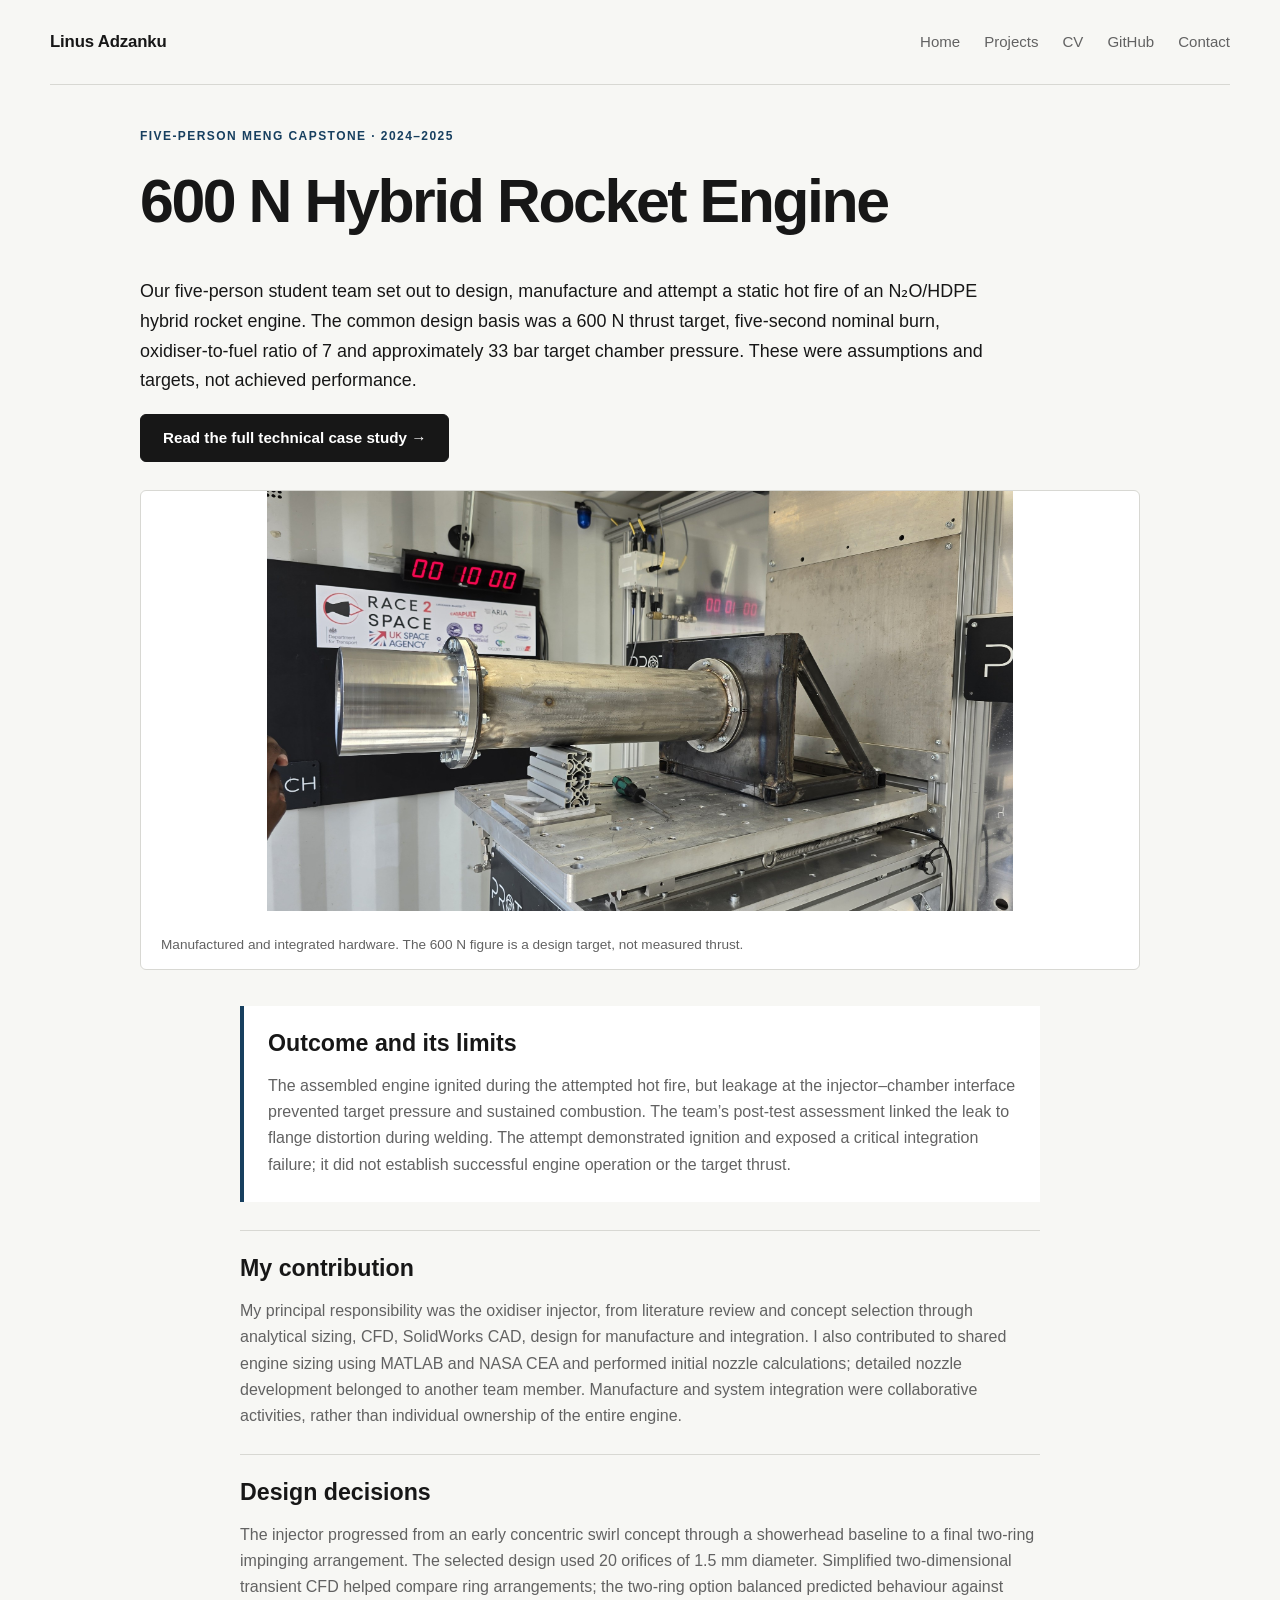
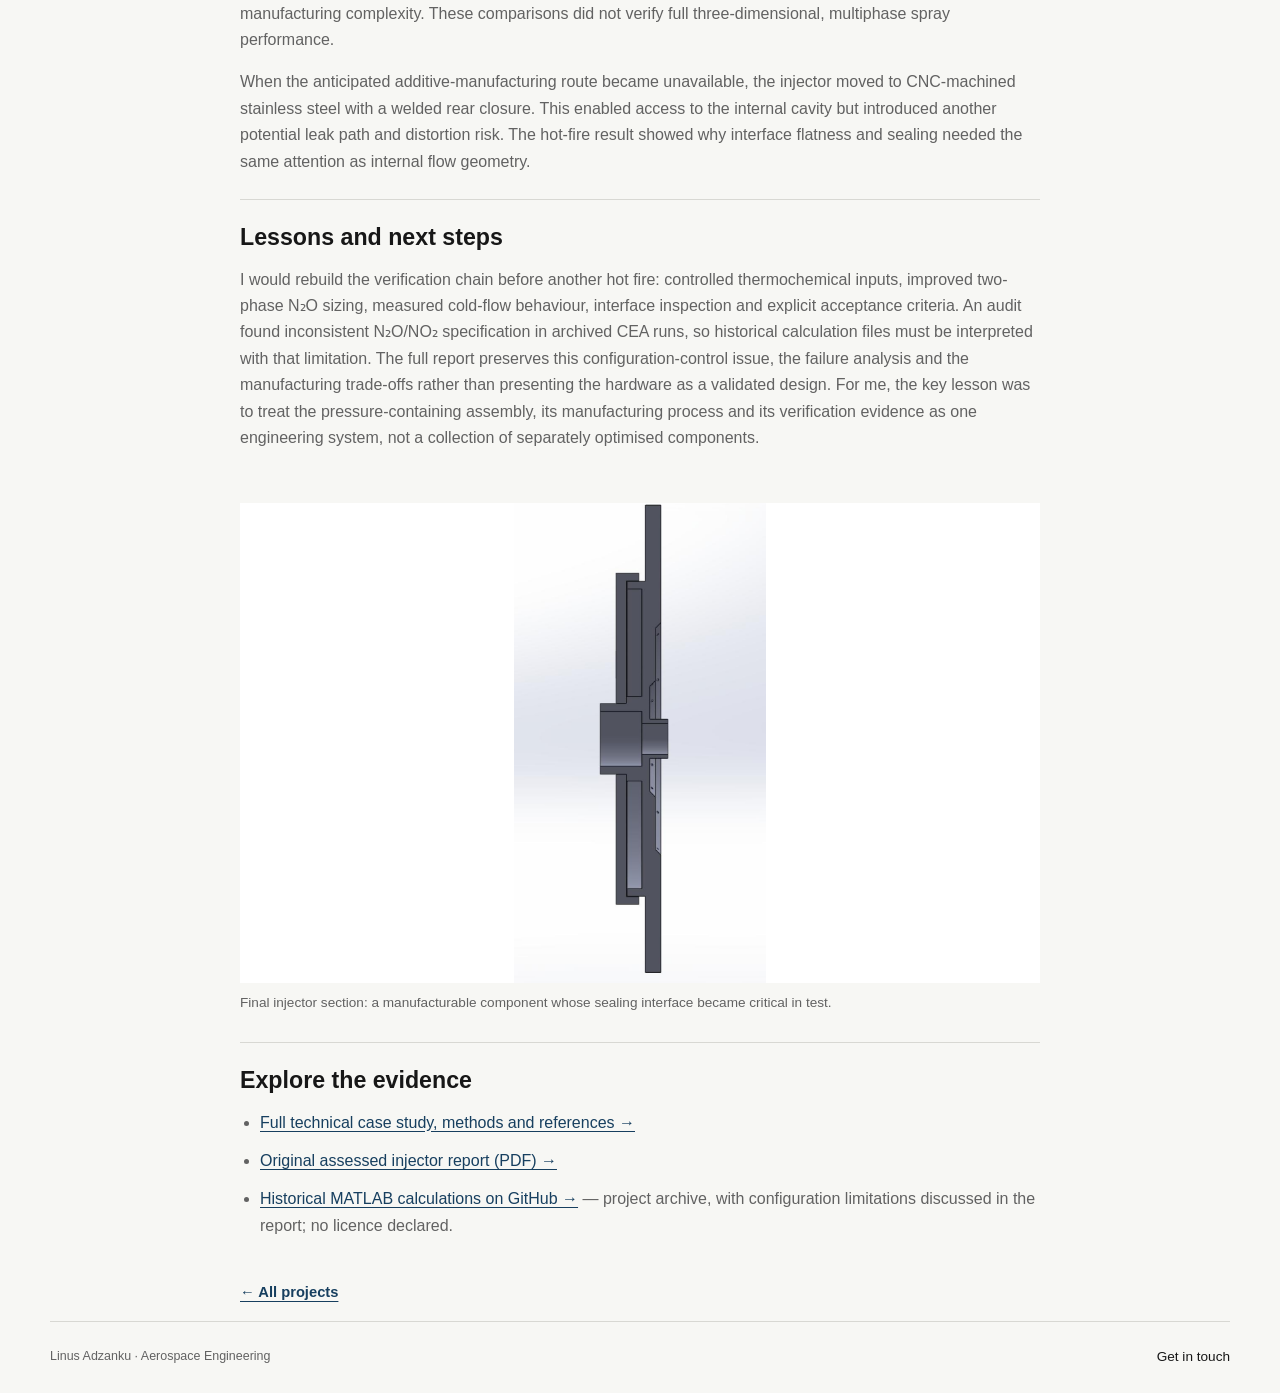
<file: projects/rocket-engine-overview.html>
<!DOCTYPE html>
<html lang="en">
<head>
    <meta charset="UTF-8">
    <meta name="viewport" content="width=device-width, initial-scale=1.0">
    <title>600 N Hybrid Rocket Engine — Overview | Linus Adzanku</title>
    <meta name="description" content="Injector design and integration for an N₂O/HDPE rocket engine with a 600 N target. Ignition occurred, but leakage prevented sustained combustion.">
    <link rel="canonical" href="https://nusnaaa.github.io/projects/rocket-engine-overview.html">
    <meta property="og:type" content="website">
    <meta property="og:title" content="600 N Hybrid Rocket Engine — Overview | Linus Adzanku">
    <meta property="og:description" content="Injector design and integration for an N₂O/HDPE rocket engine with a 600 N target. Ignition occurred, but leakage prevented sustained combustion.">
    <meta property="og:url" content="https://nusnaaa.github.io/projects/rocket-engine-overview.html">
    <meta property="og:image" content="https://nusnaaa.github.io/assets/images/rocket-engine/hero-assembled-engine.jpg">
    <meta property="og:image:alt" content="Hybrid rocket engine assembled on its test stand">
    <link rel="stylesheet" href="../css/style.css">
    <link rel="stylesheet" href="../css/project-overviews.css">
</head>
<body>
    <a class="skip-link" href="#main-content">Skip to main content</a>
    <div id="navigation"></div>
    <noscript><nav class="fallback-nav" aria-label="Main navigation"><a href="../index.html">Home</a> · <a href="../projects.html">Projects</a> · <a href="../cv.html">CV</a> · <a href="../index.html#contact">Contact</a></nav></noscript>
    <main id="main-content" tabindex="-1" class="overview-page" data-project-overview>
        <header class="overview-header"><p class="eyebrow">Five-person MEng capstone · 2024–2025</p><h1>600 N Hybrid Rocket Engine</h1>
            <p class="overview-intro" data-editorial>Our five-person student team set out to design, manufacture and attempt a static hot fire of an N₂O/HDPE hybrid rocket engine. The common design basis was a 600 N thrust target, five-second nominal burn, oxidiser-to-fuel ratio of 7 and approximately 33 bar target chamber pressure. These were assumptions and targets, not achieved performance.</p>
            <a class="button button-primary" href="rocket-engine.html">Read the full technical case study →</a>
        </header>
        <figure class="overview-hero"><img src="../assets/images/rocket-engine/hero-assembled-engine.jpg" alt="Manufactured hybrid rocket engine mounted on its test stand" fetchpriority="high" width="2400" height="1351"><figcaption>Manufactured and integrated hardware. The 600 N figure is a design target, not measured thrust.</figcaption></figure>
        <div class="overview-copy">
            <section class="overview-result" aria-labelledby="section-0"><h2 id="section-0">Outcome and its limits</h2>
                <p data-editorial>The assembled engine ignited during the attempted hot fire, but leakage at the injector–chamber interface prevented target pressure and sustained combustion. The team’s post-test assessment linked the leak to flange distortion during welding. The attempt demonstrated ignition and exposed a critical integration failure; it did not establish successful engine operation or the target thrust.</p>
</section>
            <section class="overview-section" aria-labelledby="section-1"><h2 id="section-1">My contribution</h2>
                <p data-editorial>My principal responsibility was the oxidiser injector, from literature review and concept selection through analytical sizing, CFD, SolidWorks CAD, design for manufacture and integration. I also contributed to shared engine sizing using MATLAB and NASA CEA and performed initial nozzle calculations; detailed nozzle development belonged to another team member. Manufacture and system integration were collaborative activities, rather than individual ownership of the entire engine.</p>
</section>
            <section class="overview-section" aria-labelledby="section-2"><h2 id="section-2">Design decisions</h2>
                <p data-editorial>The injector progressed from an early concentric swirl concept through a showerhead baseline to a final two-ring impinging arrangement. The selected design used 20 orifices of 1.5 mm diameter. Simplified two-dimensional transient CFD helped compare ring arrangements; the two-ring option balanced predicted behaviour against manufacturing complexity. These comparisons did not verify full three-dimensional, multiphase spray performance.</p>
                <p data-editorial>When the anticipated additive-manufacturing route became unavailable, the injector moved to CNC-machined stainless steel with a welded rear closure. This enabled access to the internal cavity but introduced another potential leak path and distortion risk. The hot-fire result showed why interface flatness and sealing needed the same attention as internal flow geometry.</p>
</section>
            <section class="overview-section" aria-labelledby="section-3"><h2 id="section-3">Lessons and next steps</h2>
                <p data-editorial>I would rebuild the verification chain before another hot fire: controlled thermochemical inputs, improved two-phase N₂O sizing, measured cold-flow behaviour, interface inspection and explicit acceptance criteria. An audit found inconsistent N₂O/NO₂ specification in archived CEA runs, so historical calculation files must be interpreted with that limitation. The full report preserves this configuration-control issue, the failure analysis and the manufacturing trade-offs rather than presenting the hardware as a validated design. For me, the key lesson was to treat the pressure-containing assembly, its manufacturing process and its verification evidence as one engineering system, not a collection of separately optimised components.</p>
</section>
            <figure class="overview-figure"><img src="../assets/images/rocket-engine/injector-cad-section.png" alt="Section CAD view of the final two-ring impinging injector and internal oxidiser cavity" loading="lazy" width="374" height="711"><figcaption>Final injector section: a manufacturable component whose sealing interface became critical in test.</figcaption></figure>
            <aside class="overview-evidence" aria-label="Project evidence"><h2>Explore the evidence</h2><ul>
                <li><a href="rocket-engine.html">Full technical case study, methods and references →</a></li>
                <li><a href="../assets/documents/rocket-engine/injector-design-report.pdf">Original assessed injector report (PDF) →</a></li>
                <li><a href="https://github.com/Nusnaaa/capstone-engine" target="_blank" rel="noopener noreferrer">Historical MATLAB calculations on GitHub →</a> — project archive, with configuration limitations discussed in the report; no licence declared.</li>
            </ul></aside><p><a class="text-link" href="../projects.html">← All projects</a></p>
        </div>
    </main>
    <footer class="site-footer"><p>Linus Adzanku · Aerospace Engineering</p><a href="../index.html#contact">Get in touch</a></footer>
    <script src="../js/navigation.js" defer></script>
</body>
</html>
</file>
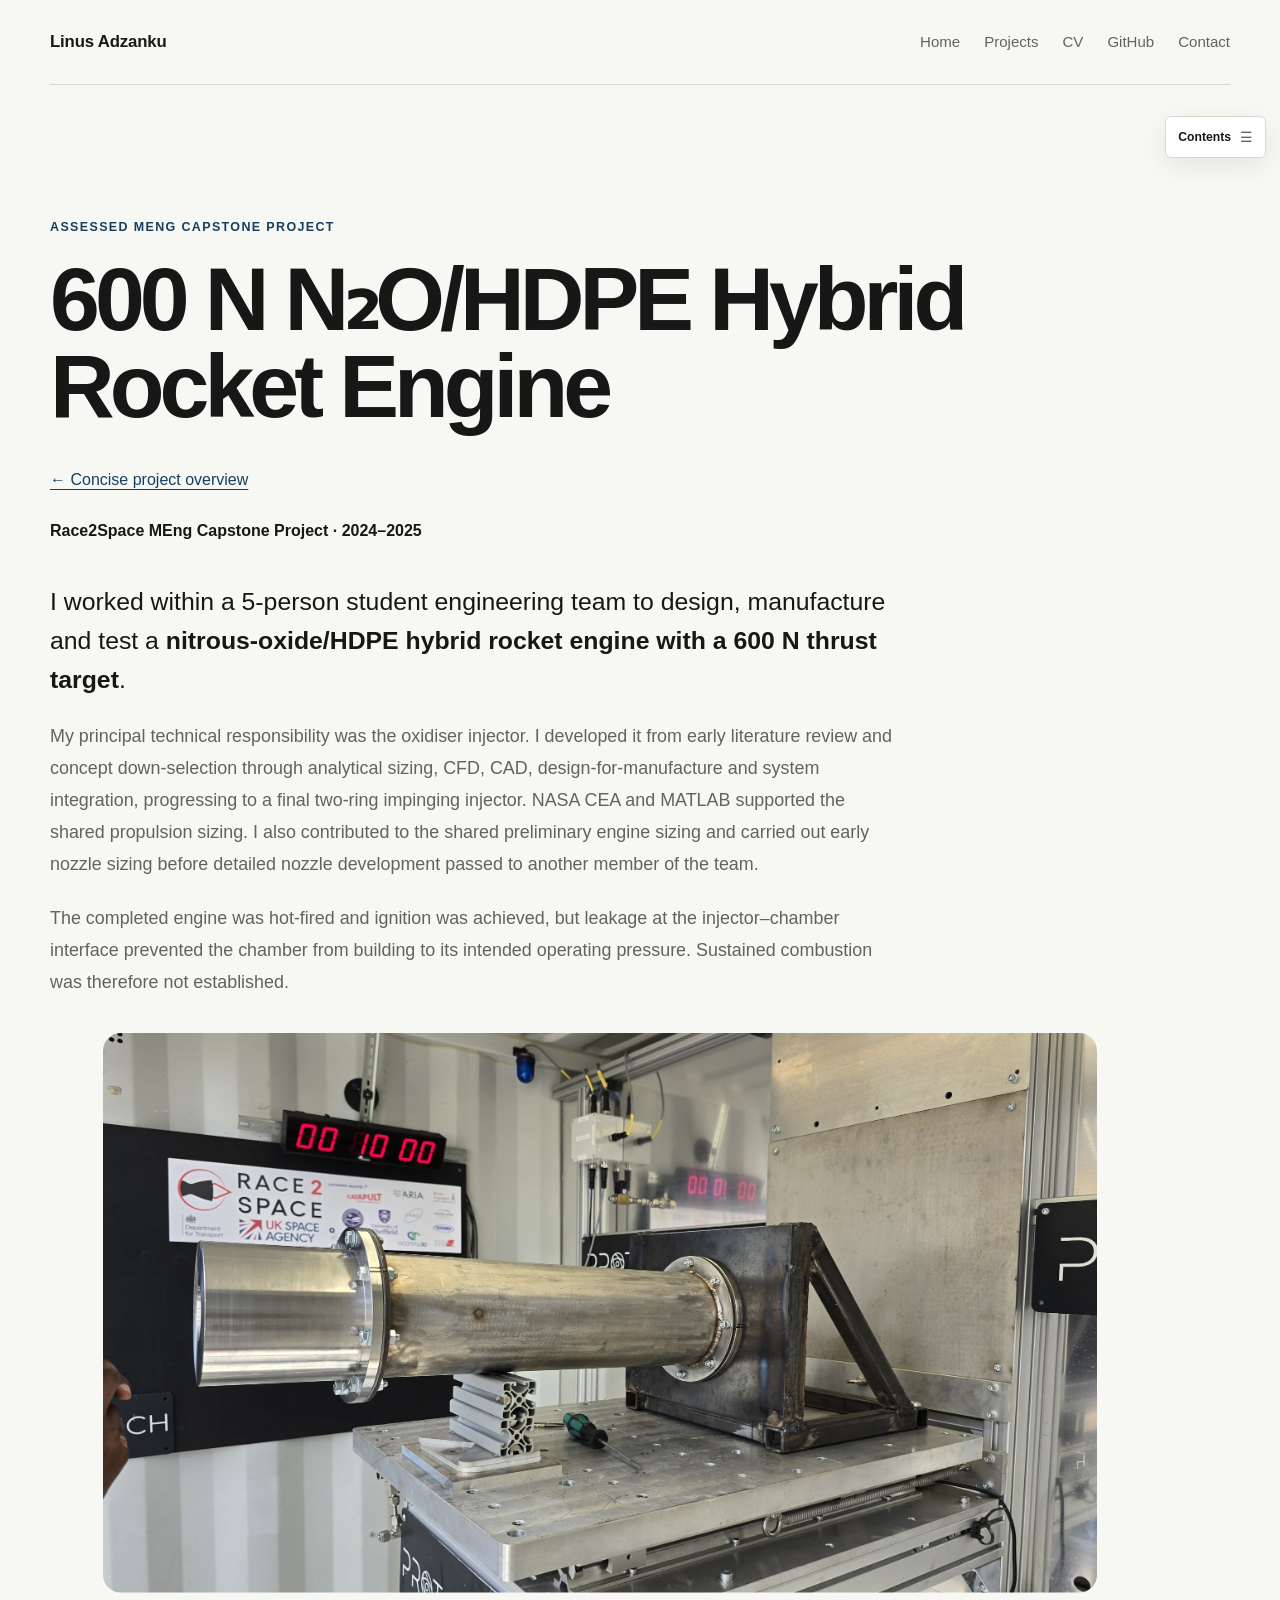
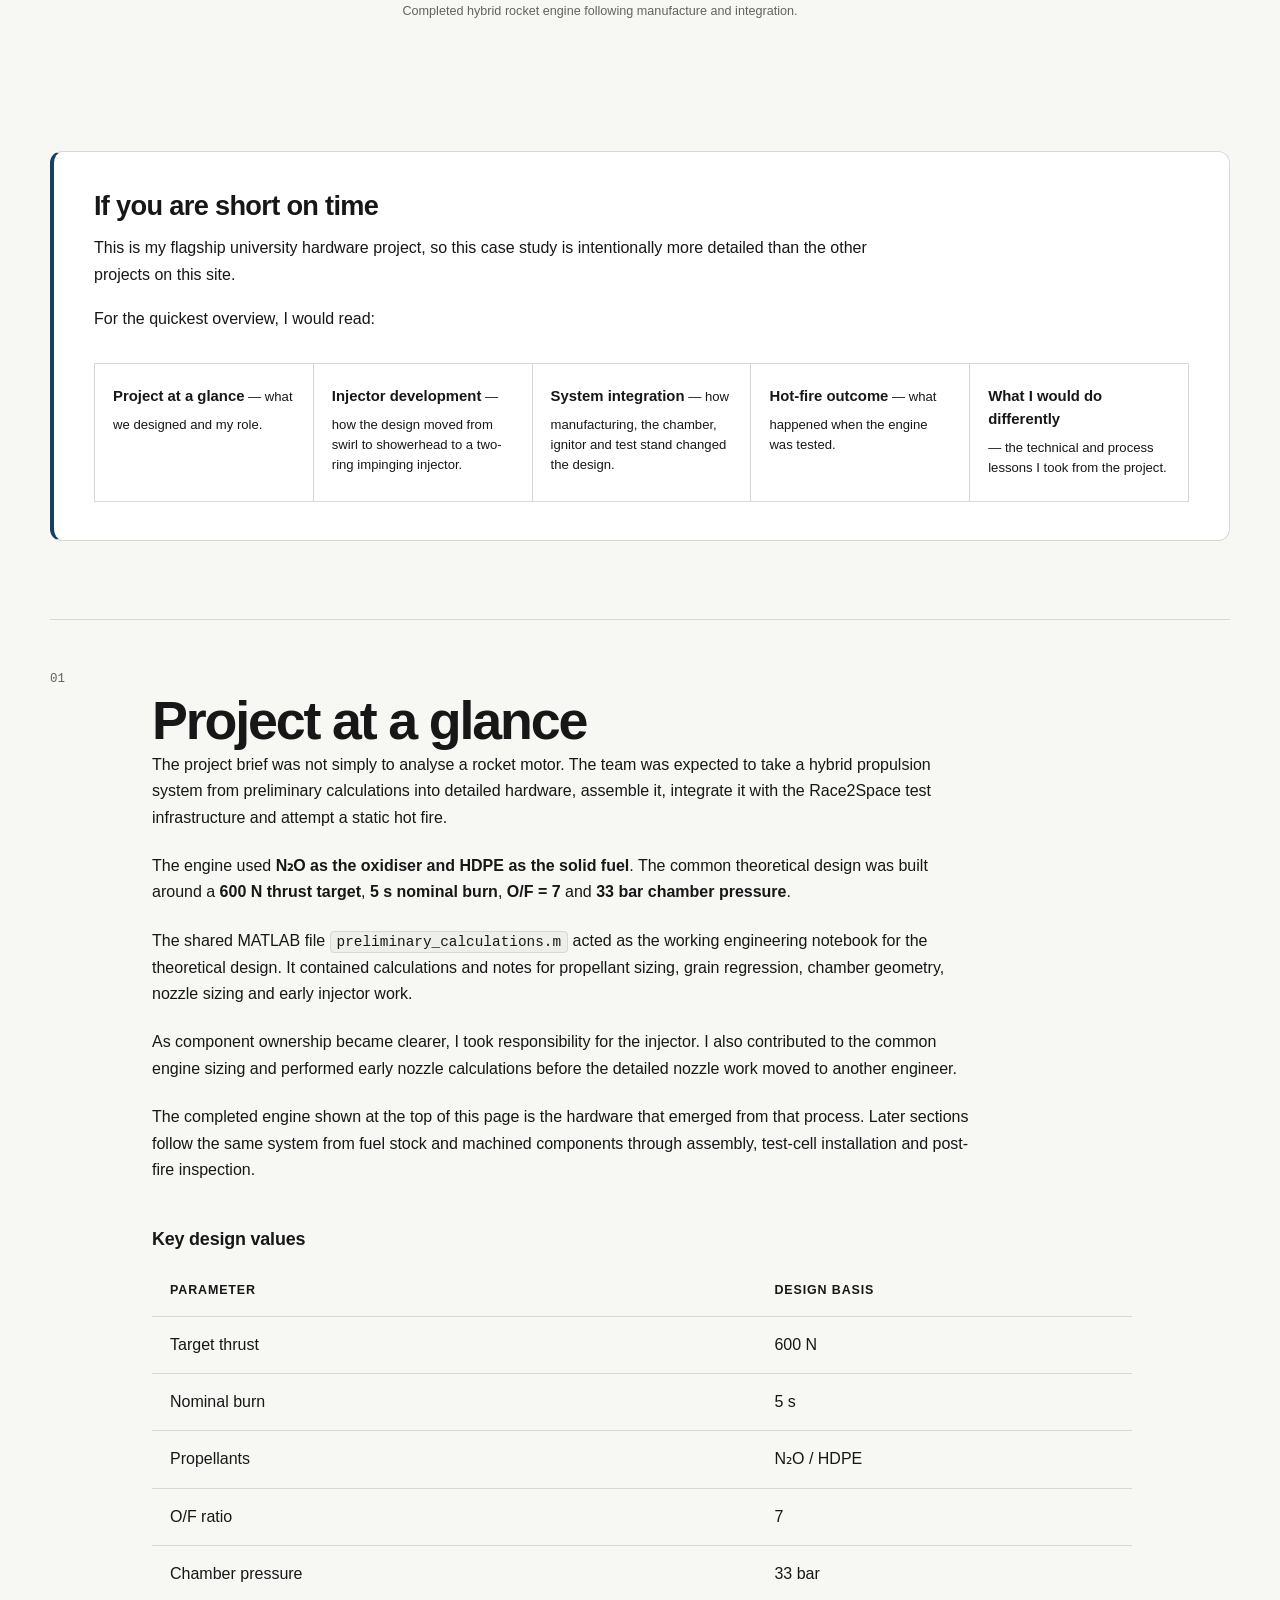
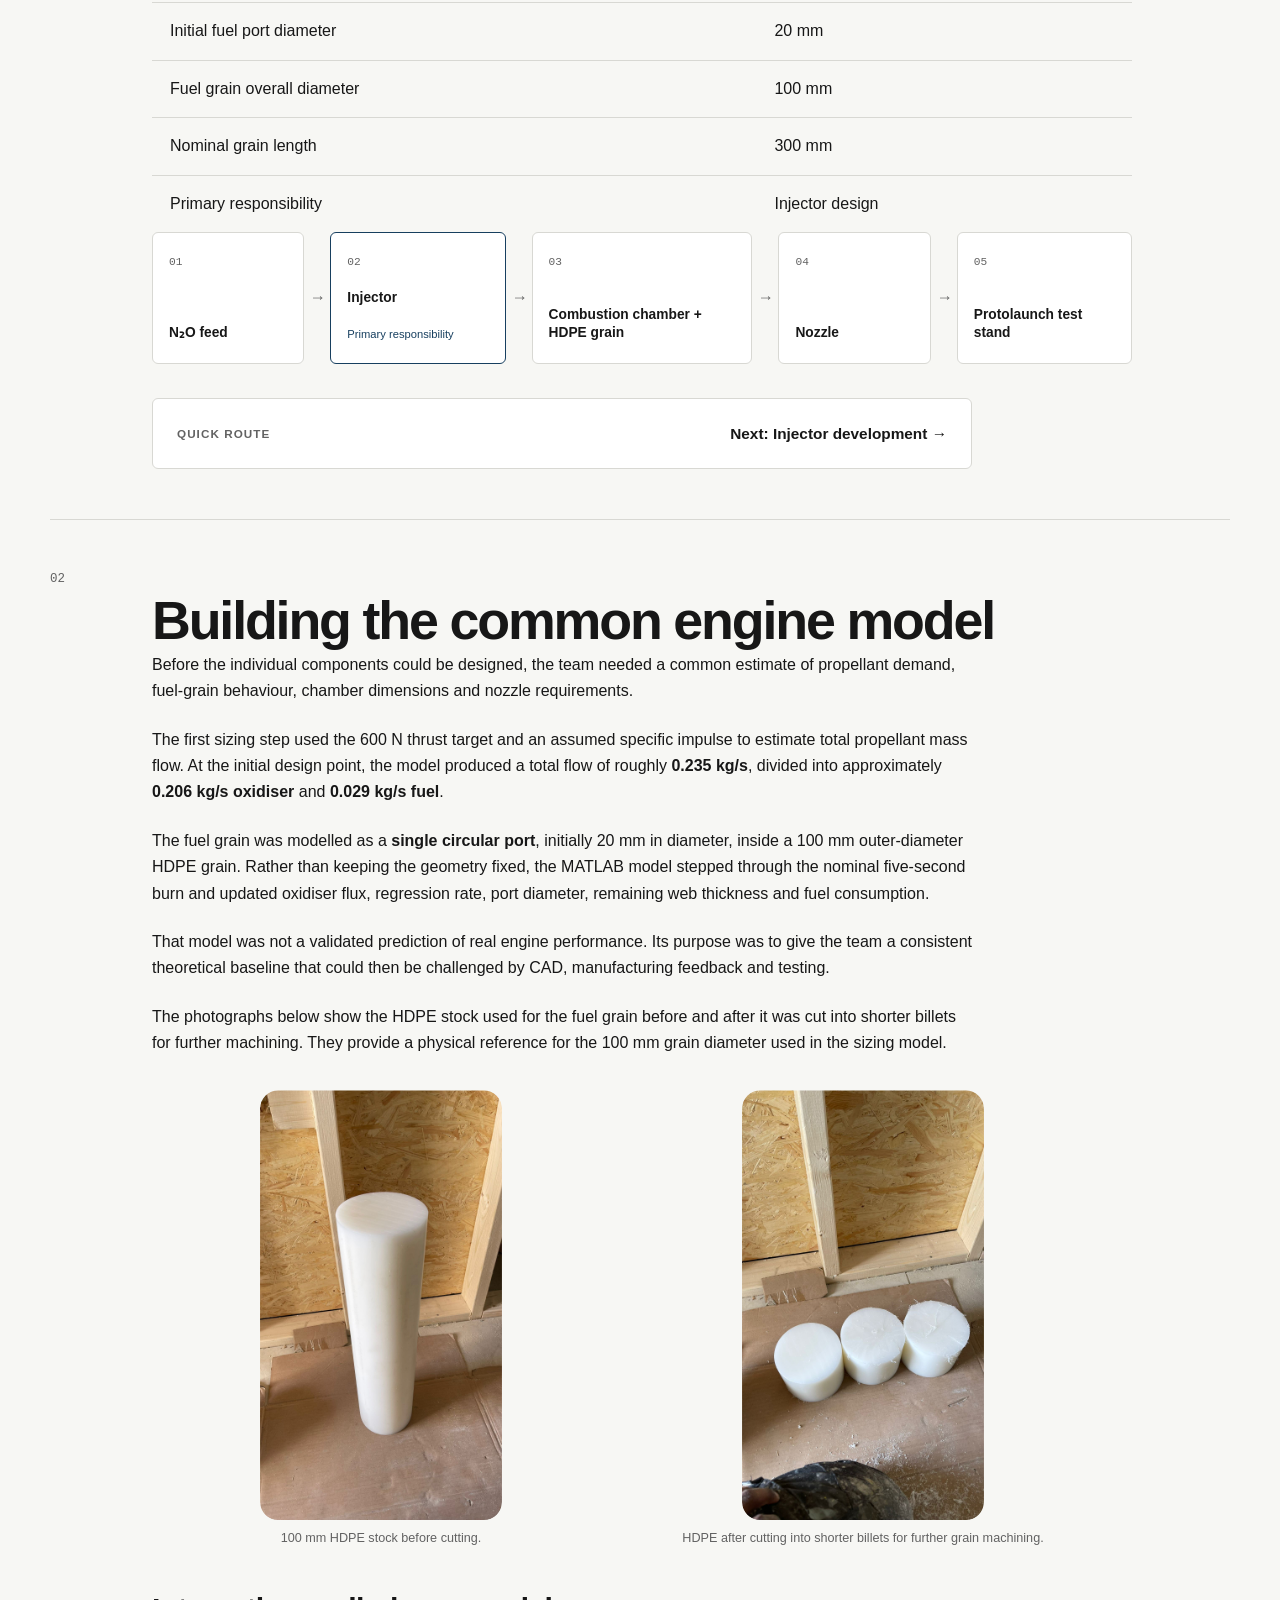
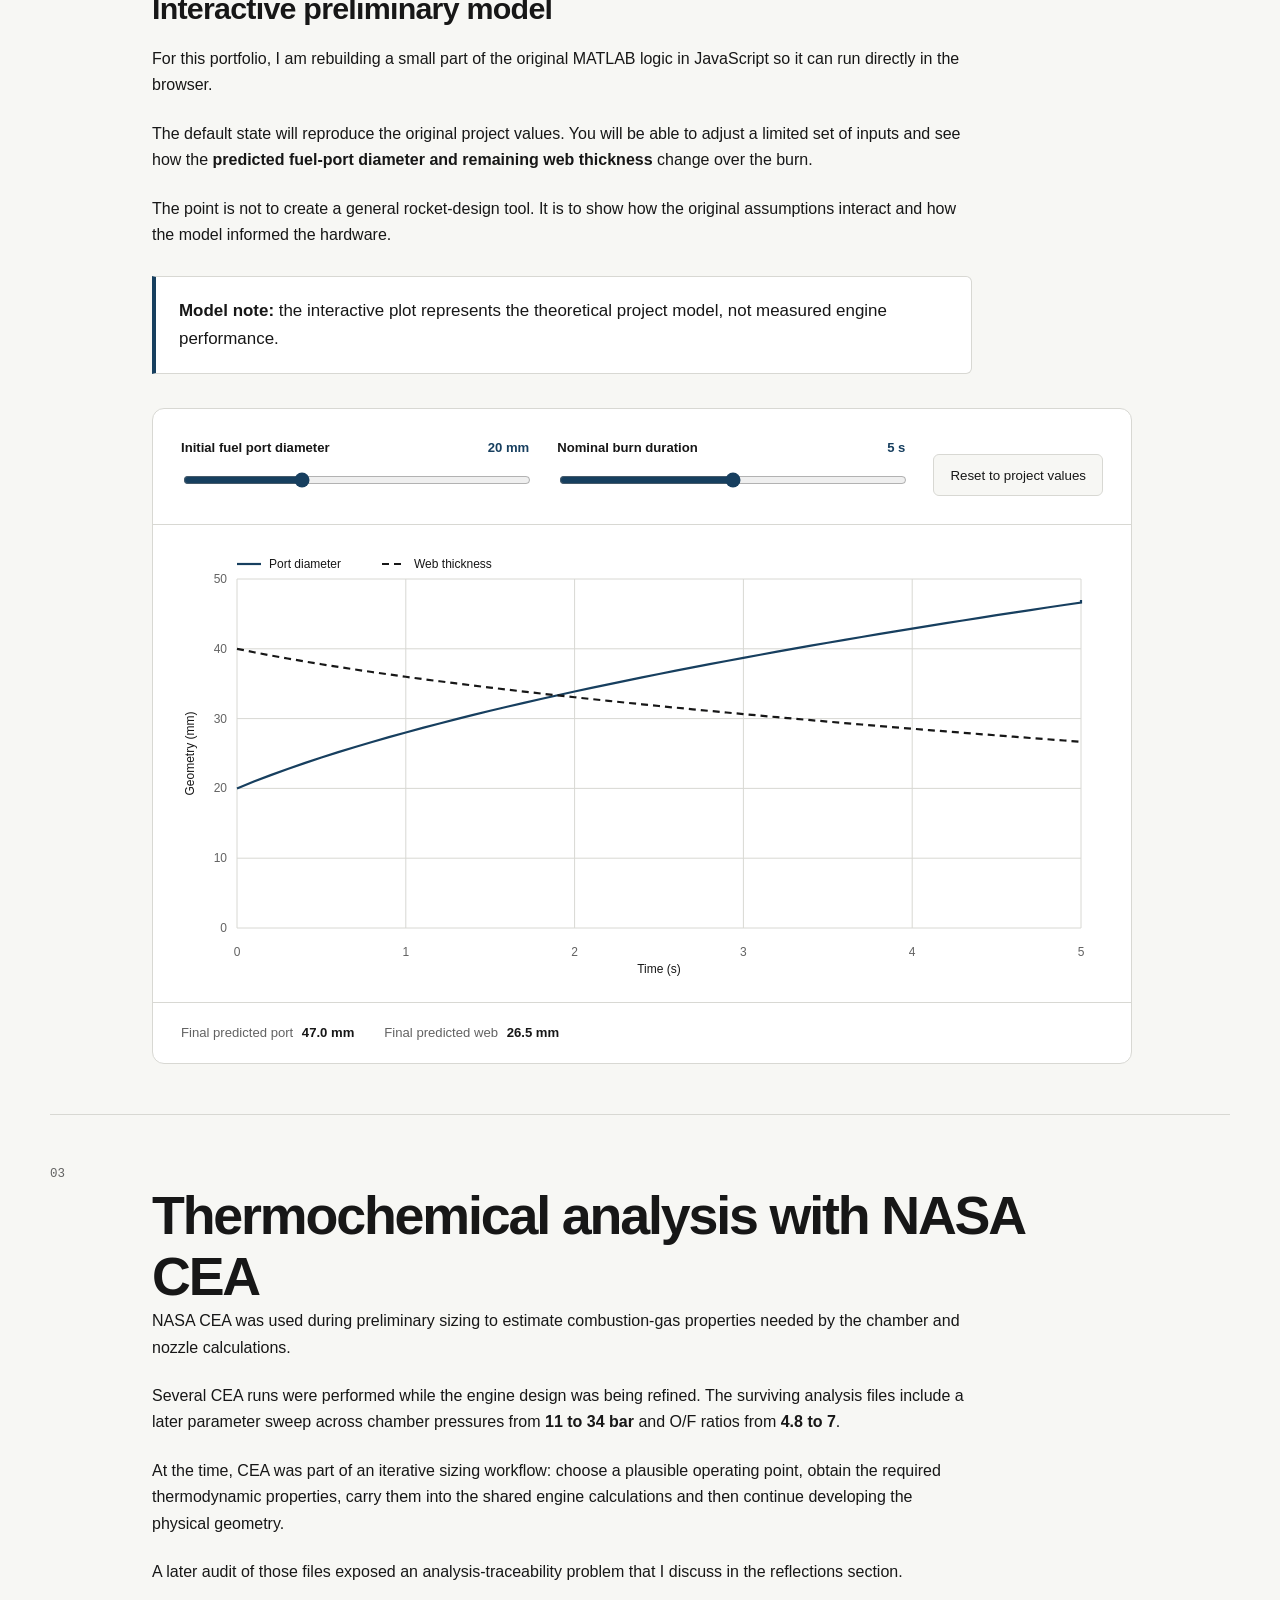
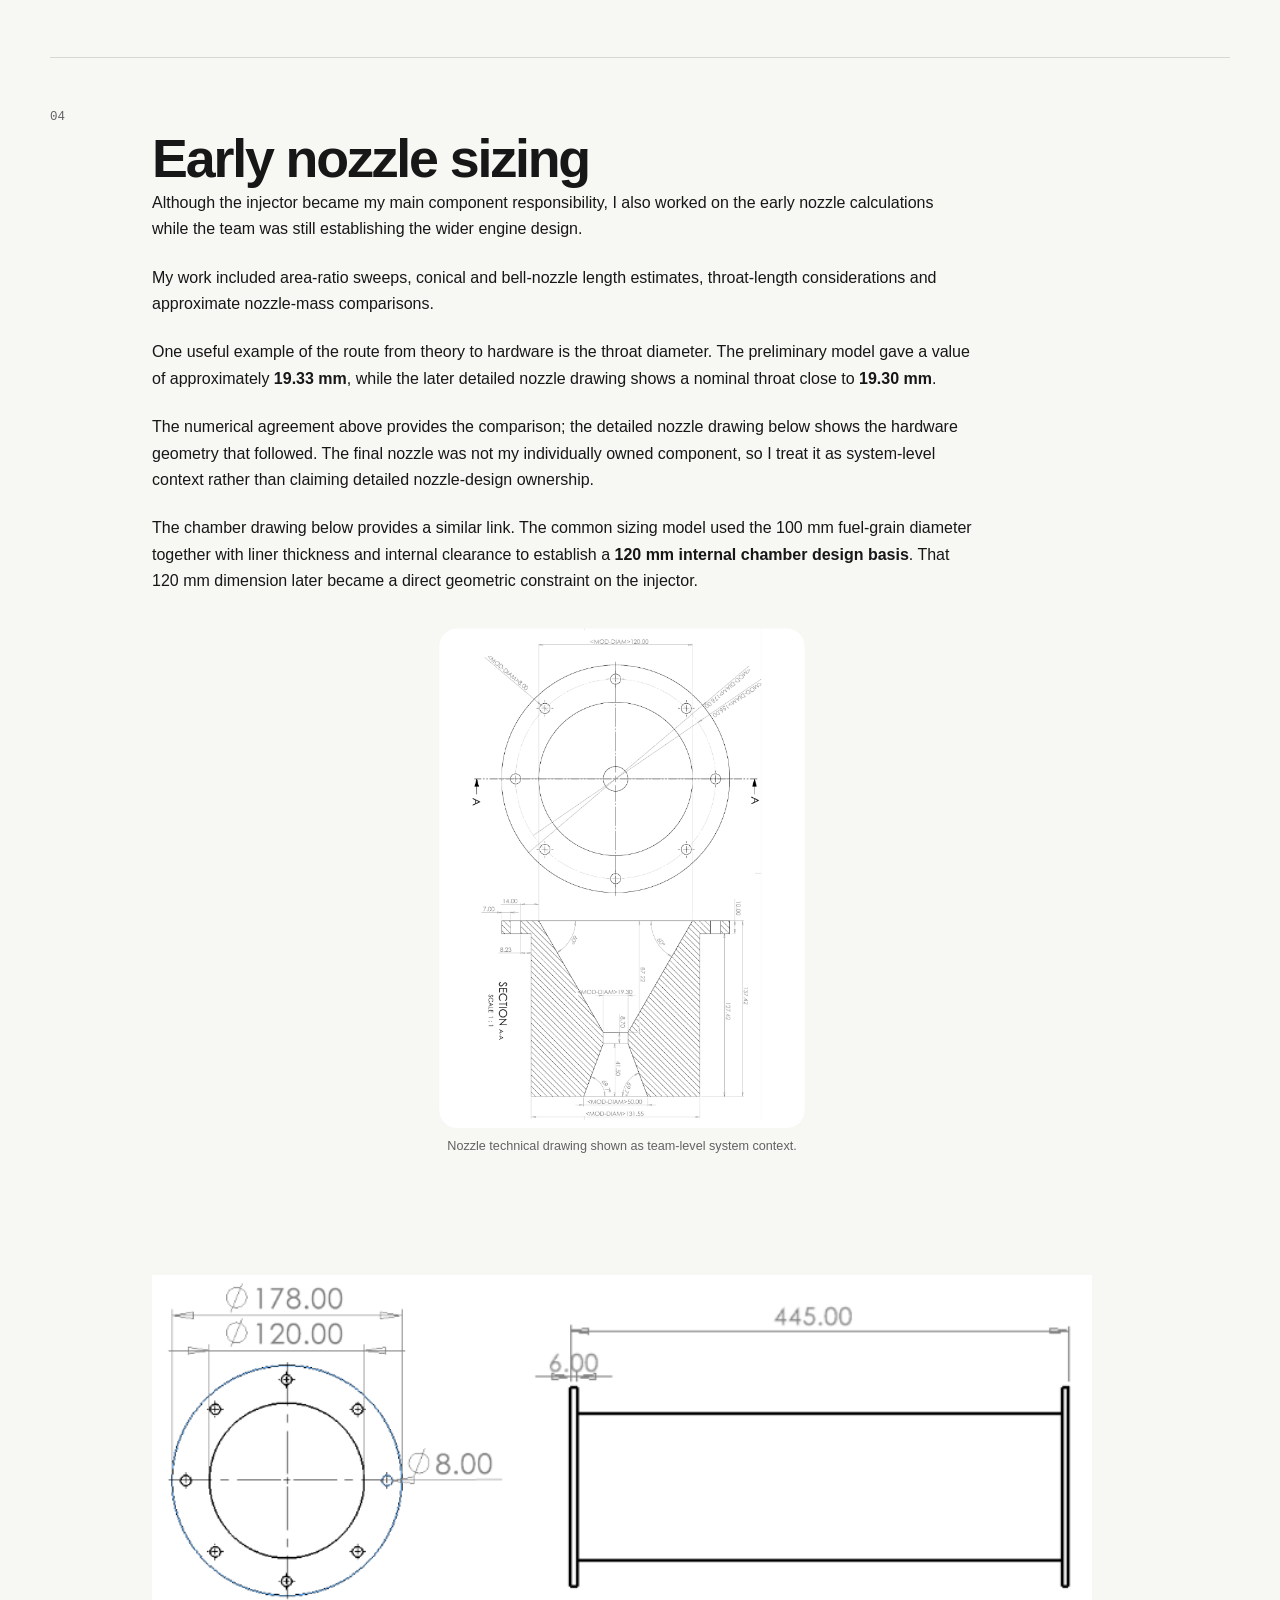
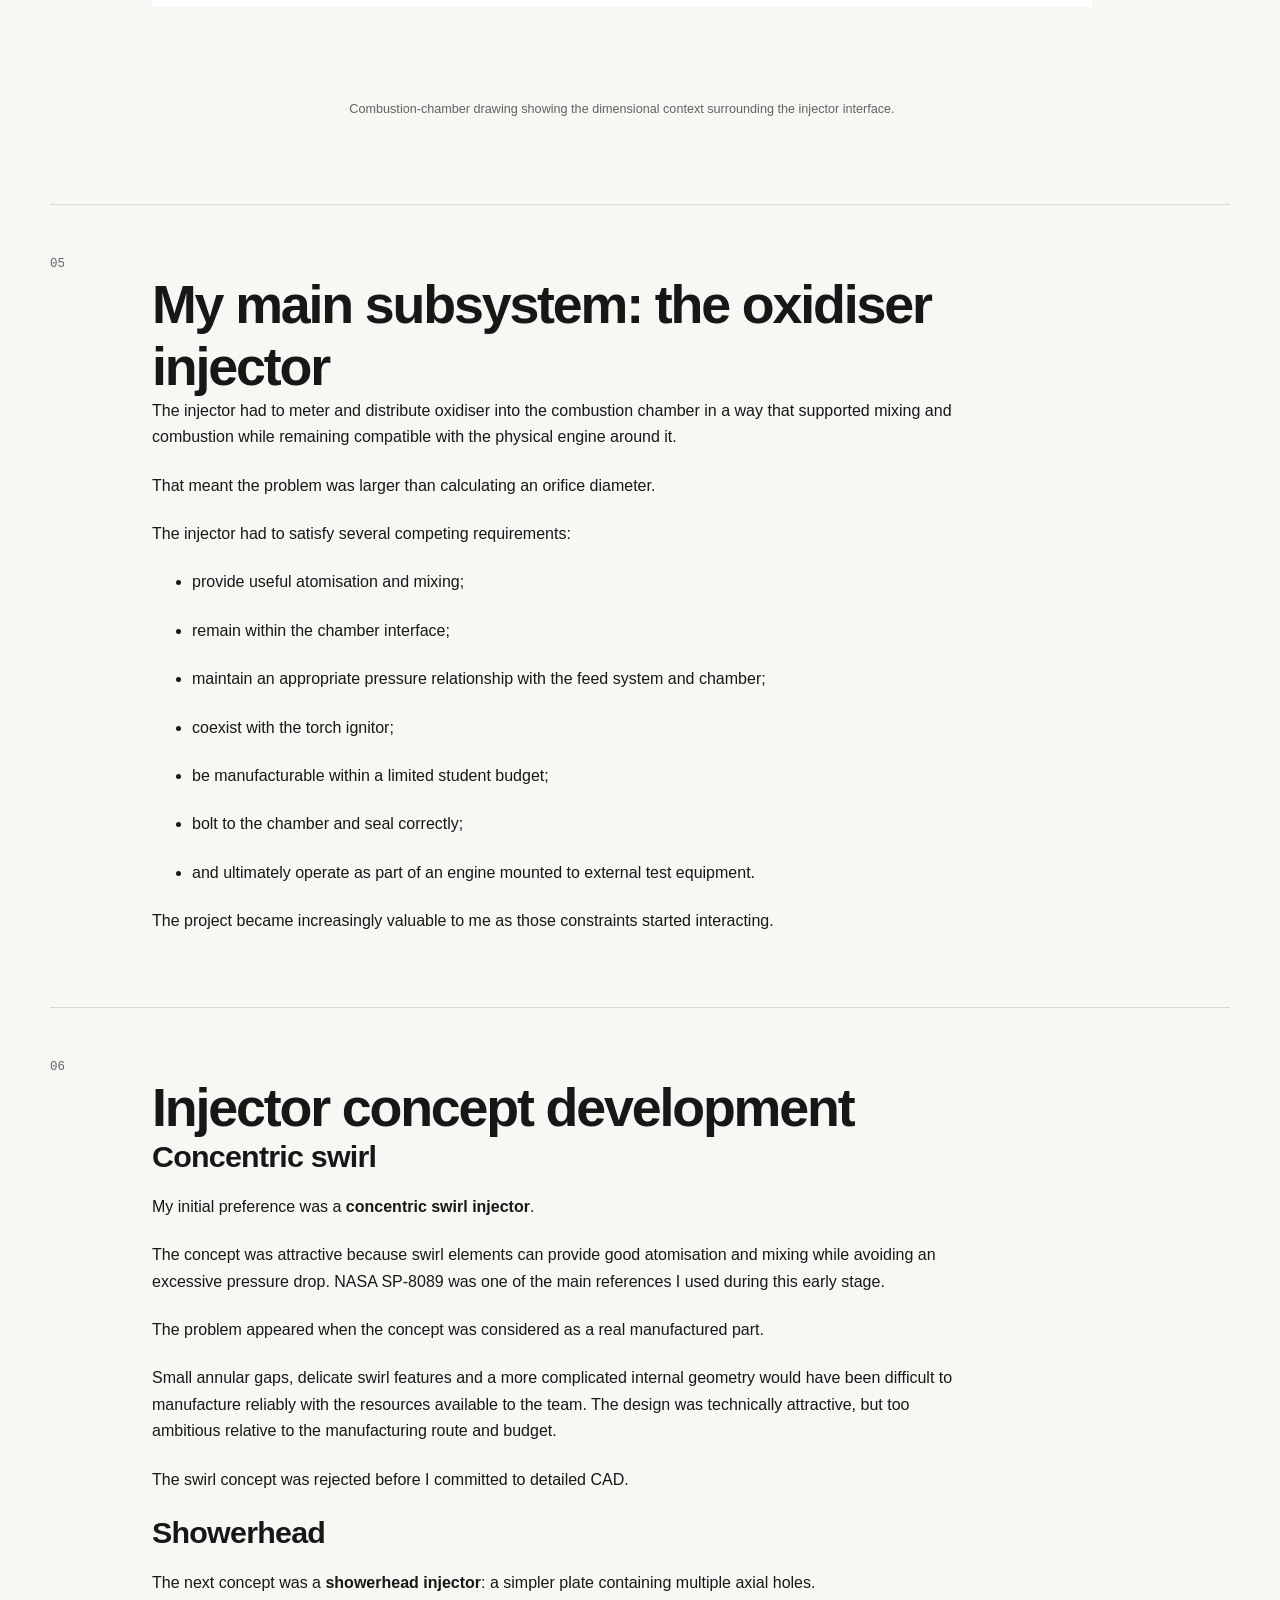
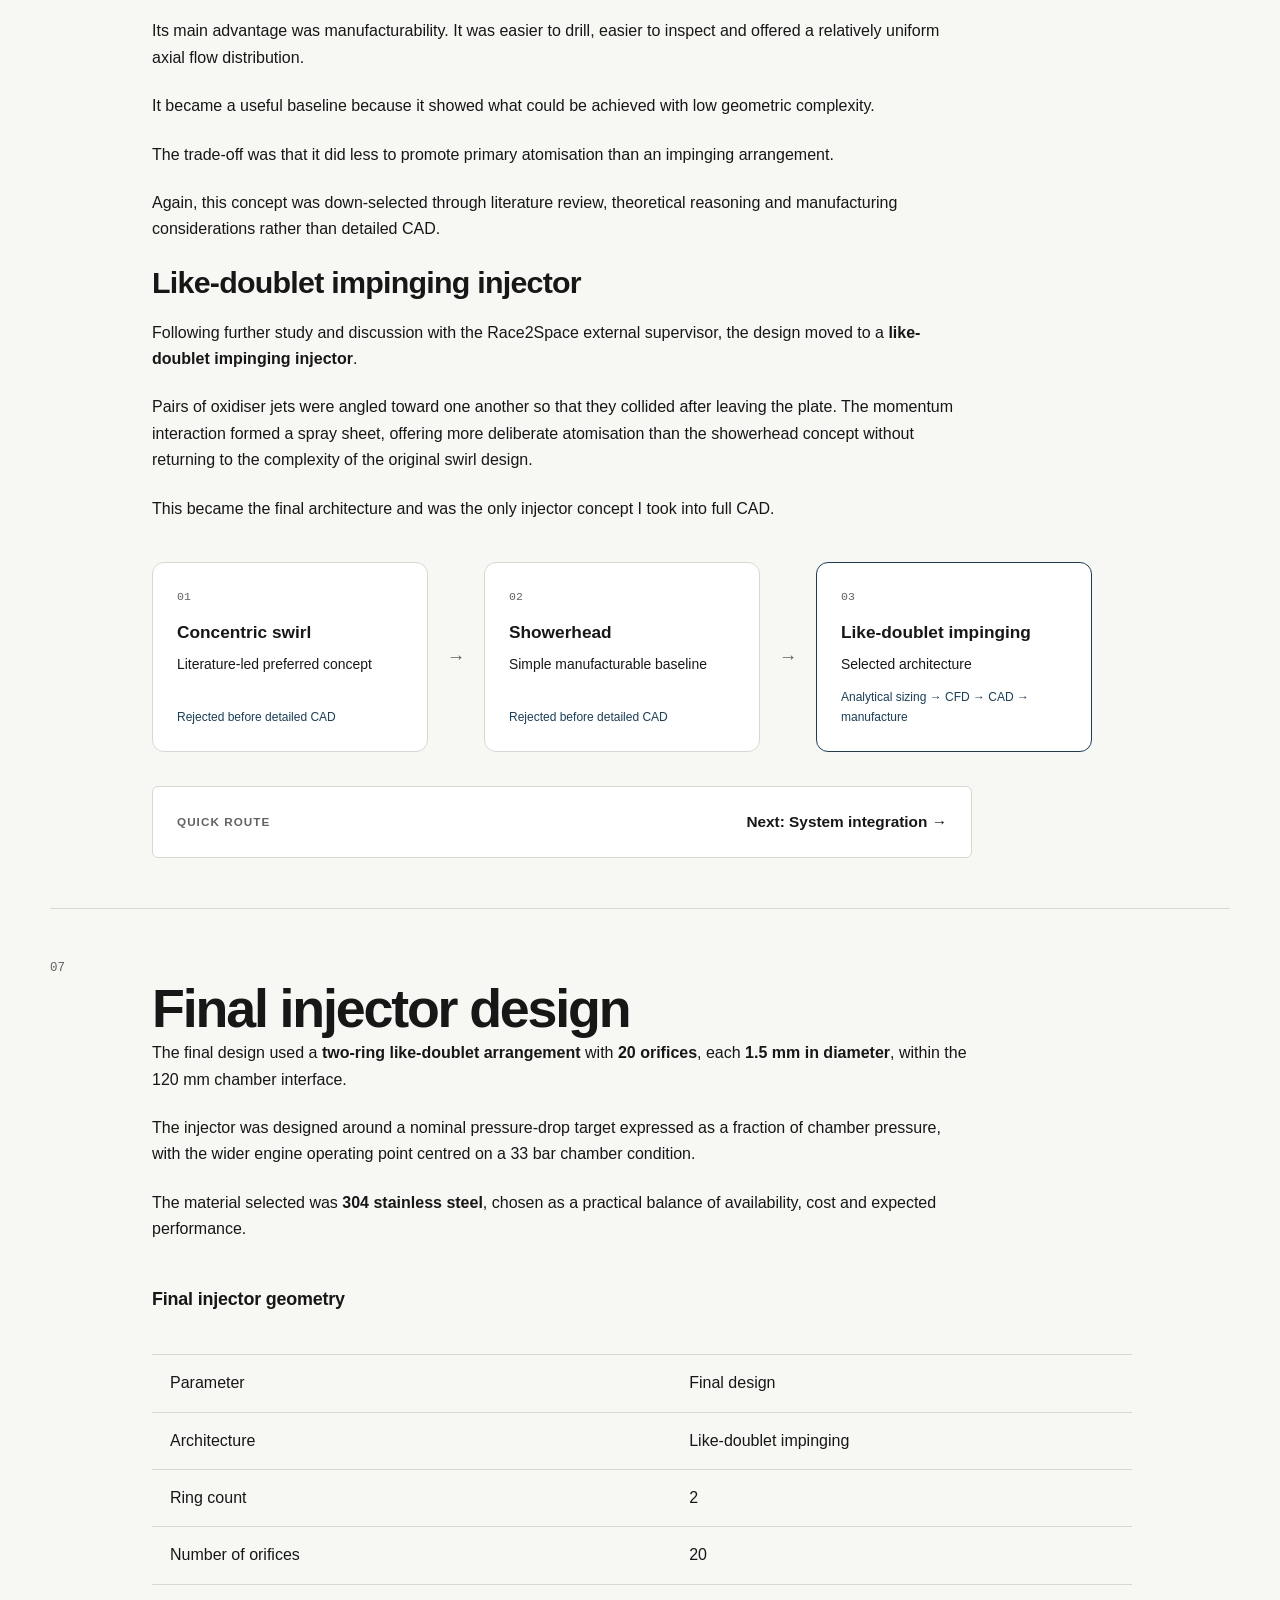
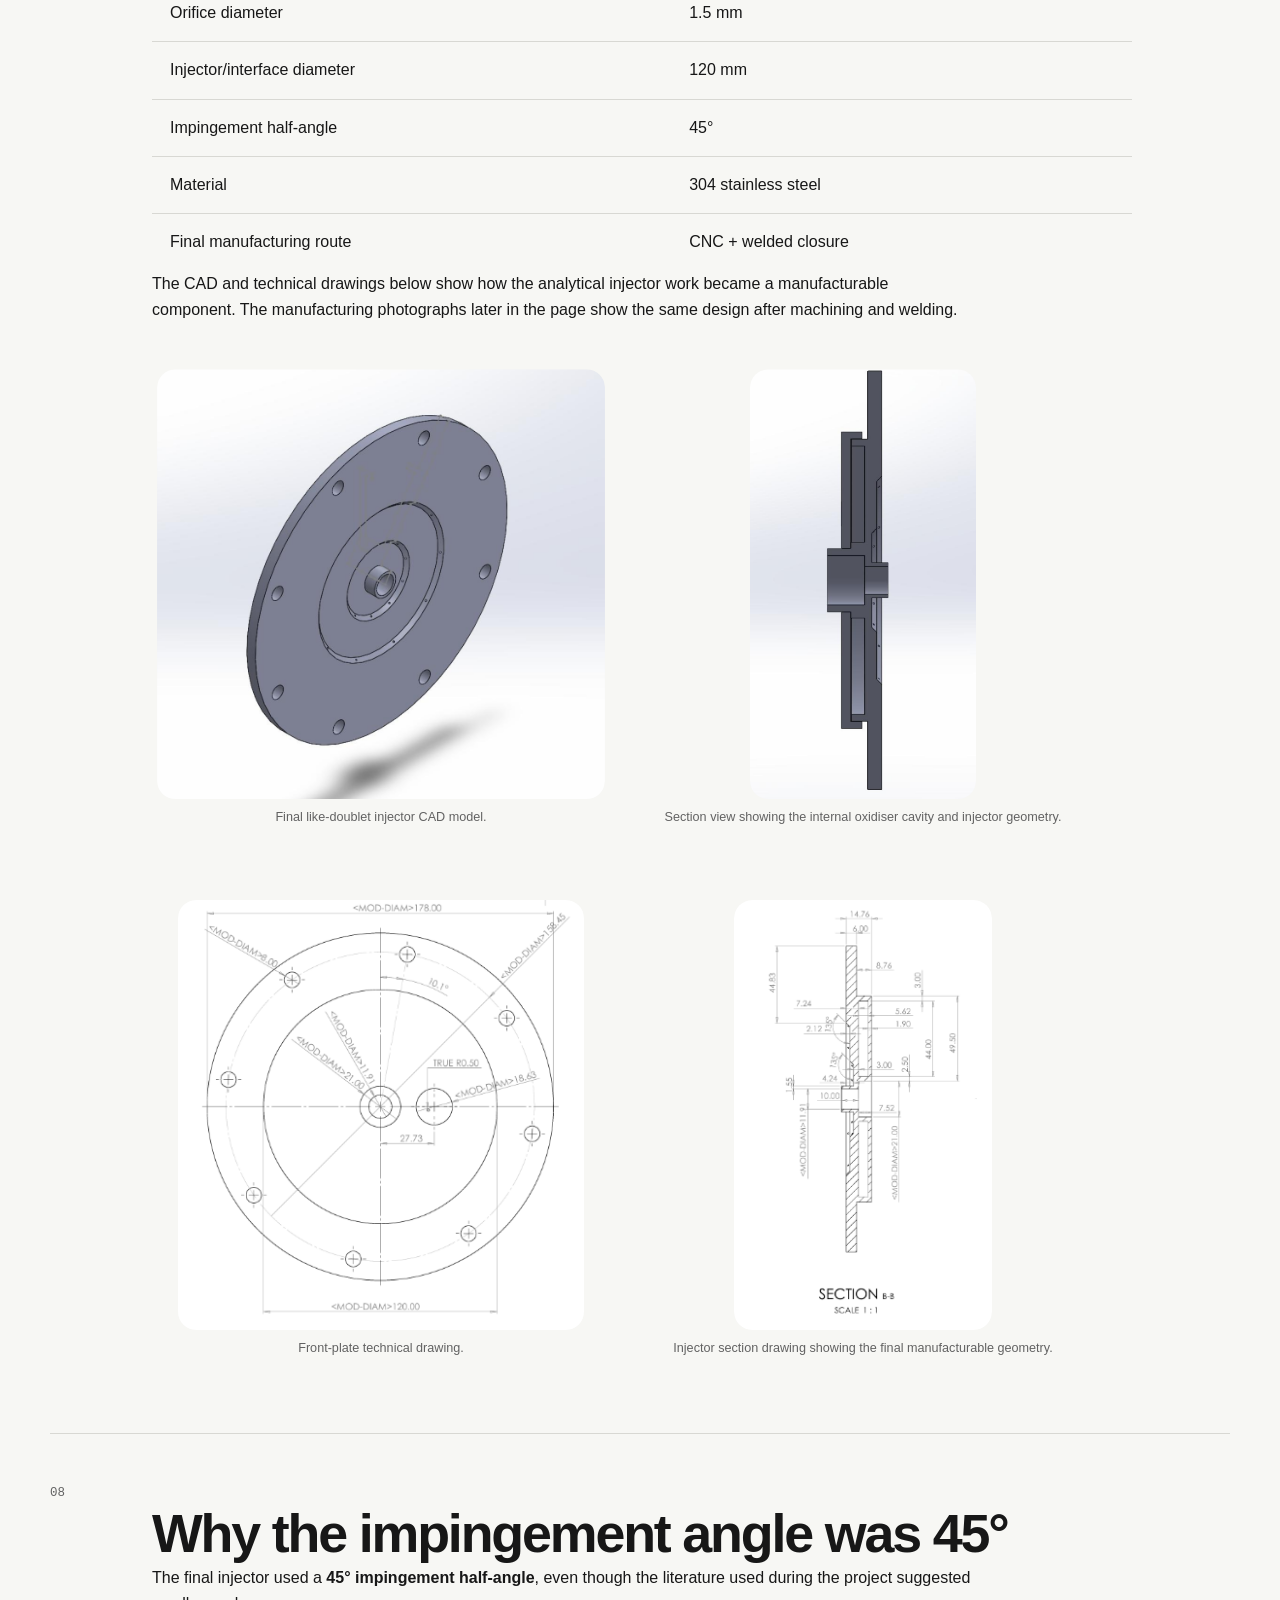
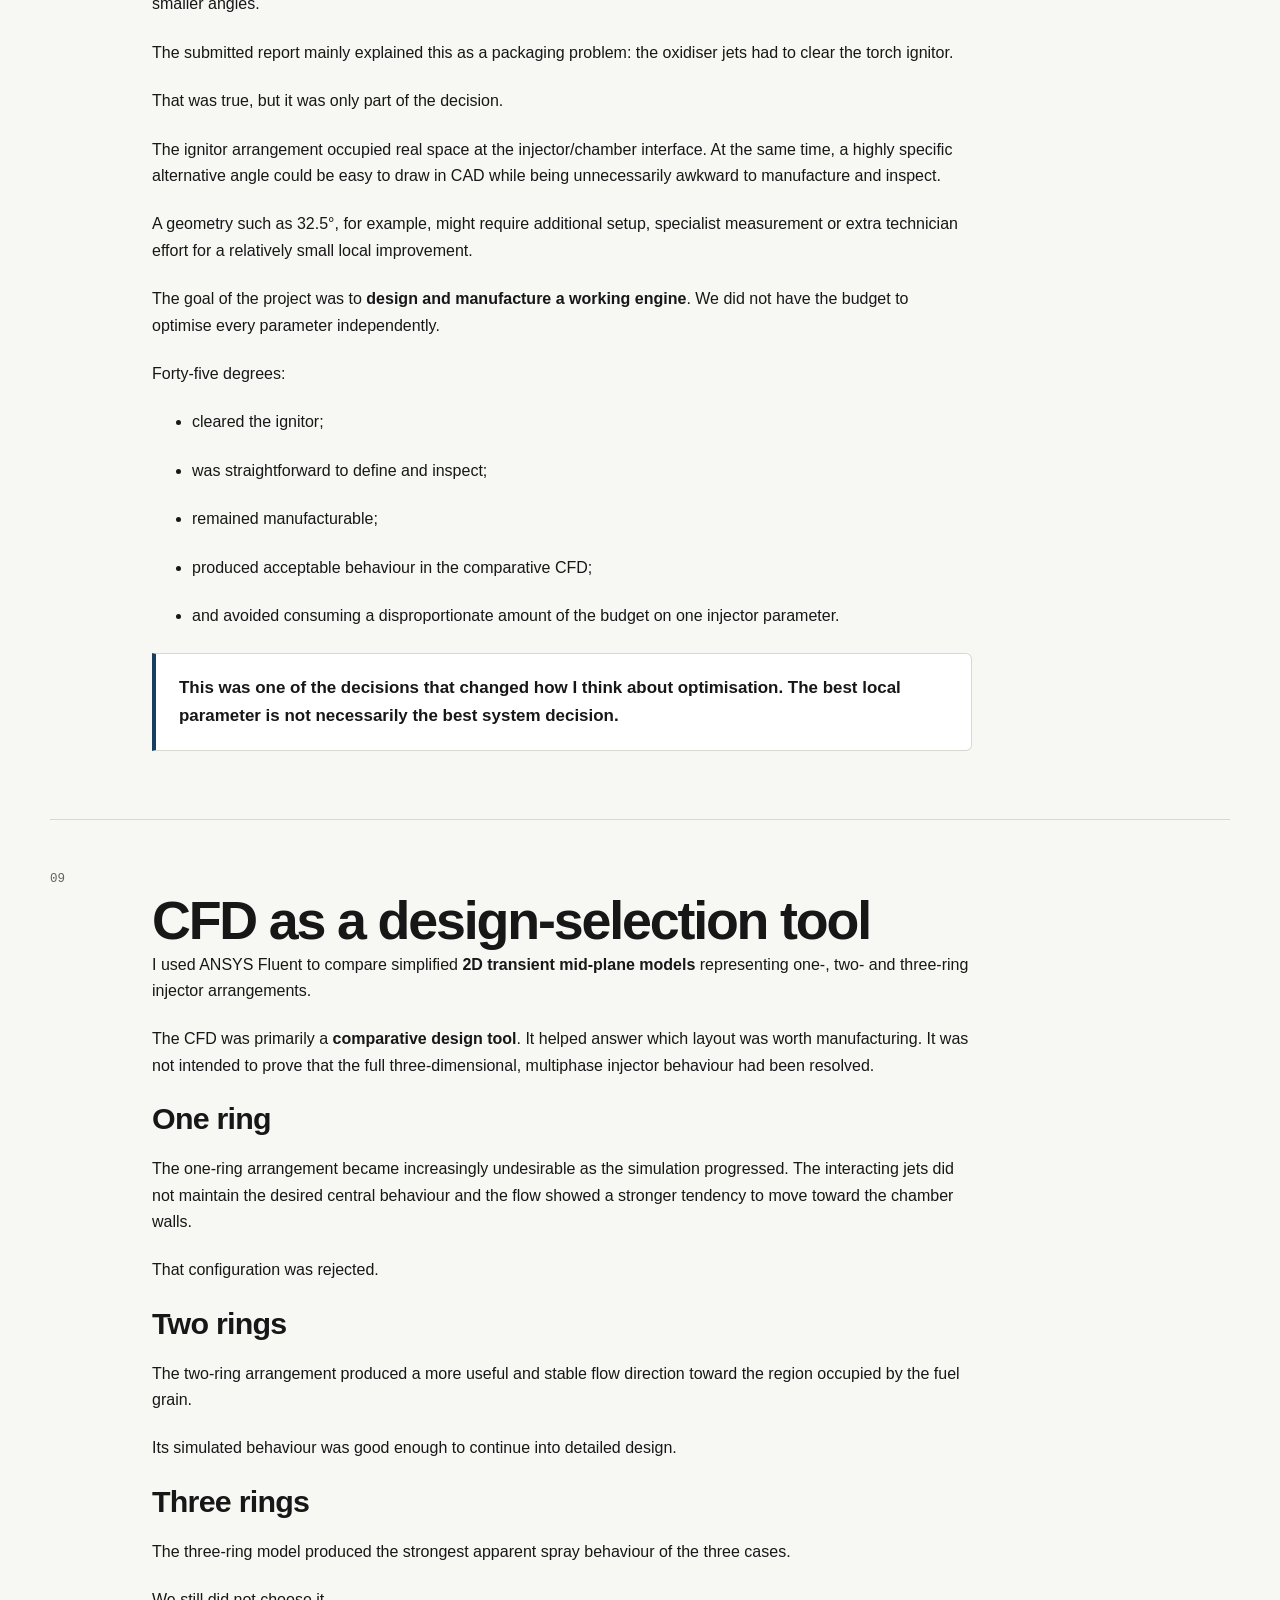
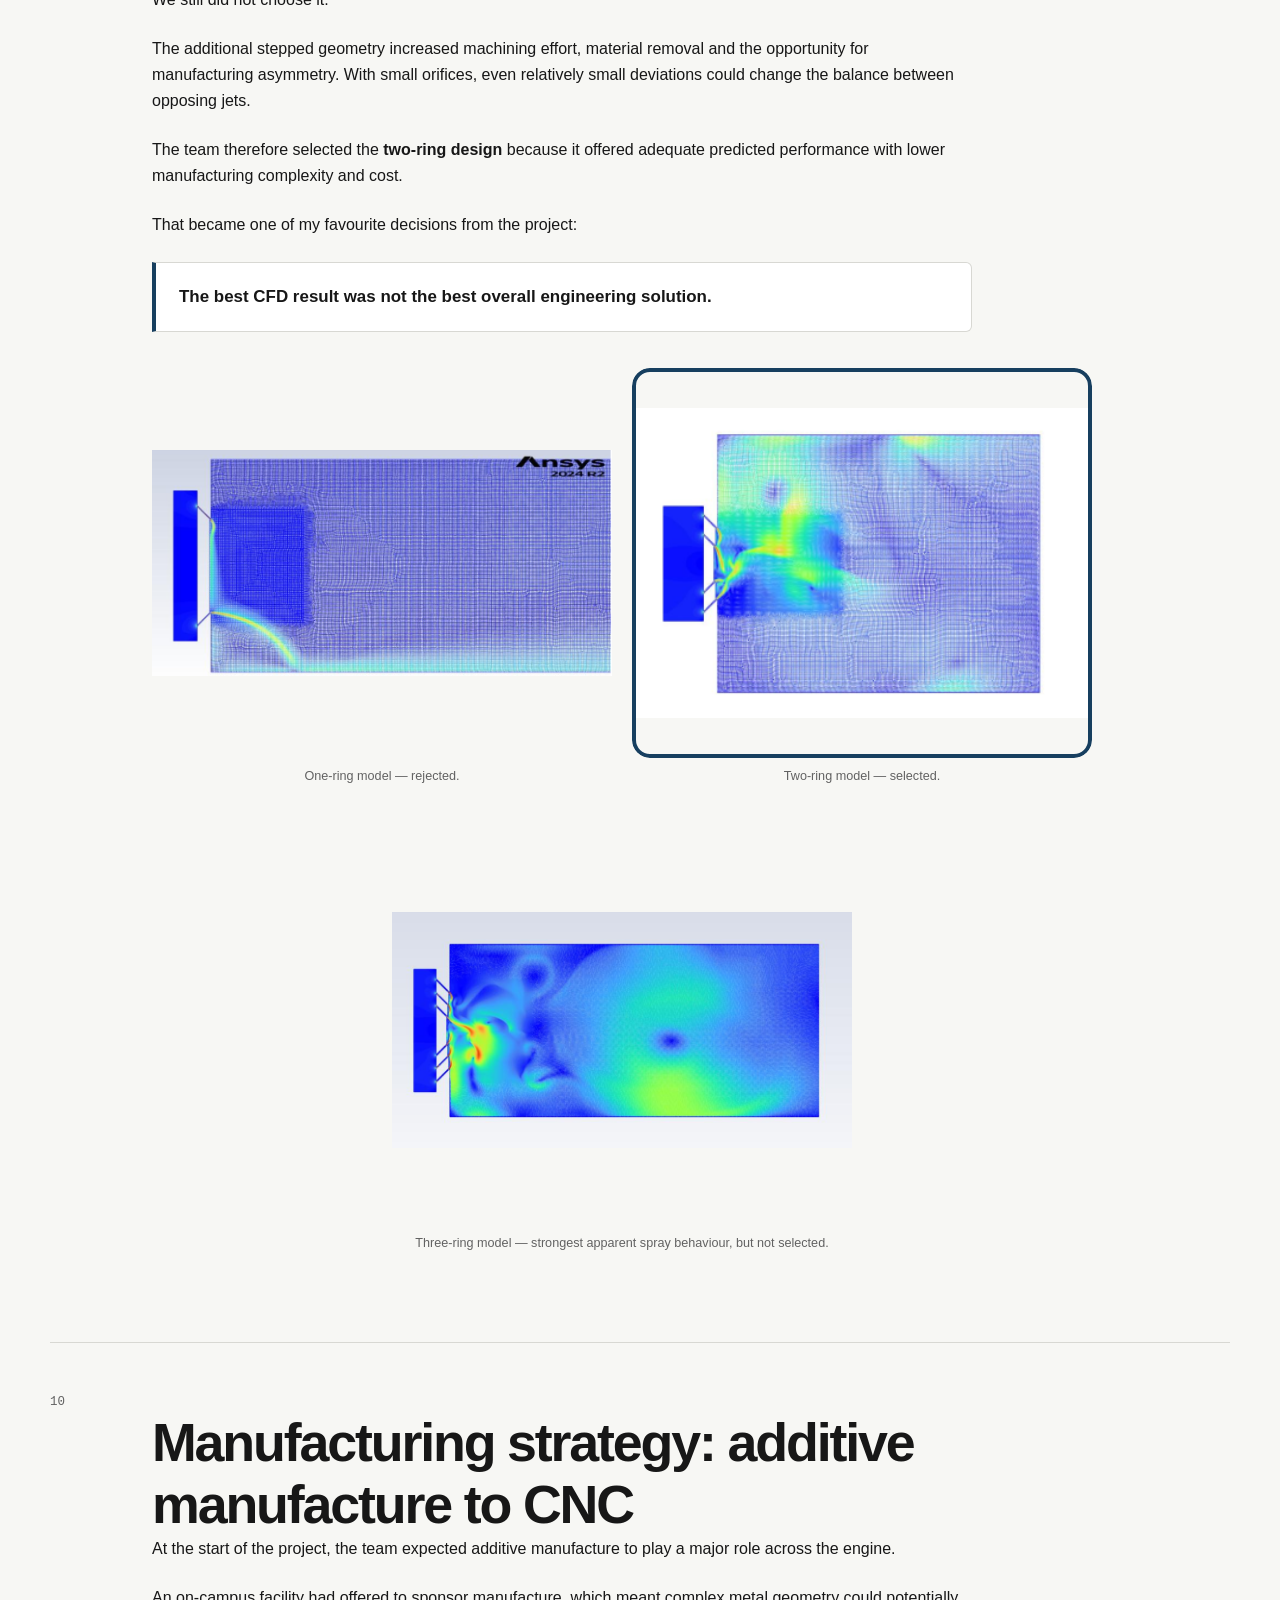
<file: projects/rocket-engine.html>
<!DOCTYPE html>

<html lang="en">
    <head>
        <meta charset="utf-8">
        <meta content="width=device-width, initial-scale=1.0" name="viewport">
        <meta name="description" content="Full injector-design and test case study for a 600 N target N₂O/HDPE engine: manufacture, ignition, sealing failure and technical lessons.">
        <title>Hybrid Rocket Engine — Full Technical Report | Linus Adzanku</title>
        <link href="../css/style.css" rel="stylesheet">
        <link href="../css/rocket-engine.css" rel="stylesheet">
        <link rel="canonical" href="https://nusnaaa.github.io/projects/rocket-engine.html">
    <meta property="og:type" content="article">
    <meta property="og:title" content="Hybrid Rocket Engine — Full Technical Report | Linus Adzanku">
    <meta property="og:description" content="Full injector-design and test case study for a 600 N target N₂O/HDPE engine: manufacture, ignition, sealing failure and technical lessons.">
    <meta property="og:url" content="https://nusnaaa.github.io/projects/rocket-engine.html">
    <meta property="og:image" content="https://nusnaaa.github.io/assets/images/rocket-engine/hero-assembled-engine.jpg">
    <meta property="og:image:alt" content="Assembled hybrid rocket hardware">
</head>
    <body>
    <a class="skip-link" href="#main-content">Skip to main content</a>
        <div id="navigation"></div>
    <noscript><nav class="fallback-nav" aria-label="Main navigation"><a href="../index.html">Home</a> · <a href="../projects.html">Projects</a> · <a href="../cv.html">CV</a> · <a href="../index.html#contact">Contact</a></nav></noscript>

        <main id="main-content" tabindex="-1" class="rocket-page">
            <header class="rocket-hero">
                <p class="rocket-kicker">Assessed MEng Capstone Project</p>

                <h1>600 N N₂O/HDPE Hybrid Rocket Engine</h1>
            <a class="report-overview-link" href="rocket-engine-overview.html">← Concise project overview</a>

                <p class="rocket-subtitle"><strong>Race2Space MEng Capstone Project · 2024–2025</strong></p>

                <div class="rocket-hero-copy">
                    <p>I worked within a 5-person student engineering team to design, manufacture and test a <strong>nitrous-oxide/HDPE hybrid rocket engine with a 600 N thrust target</strong>.</p>

                    <p>My principal technical responsibility was the oxidiser injector. I developed it from early literature review and concept down-selection through analytical sizing, CFD, CAD, design-for-manufacture and system integration, progressing to a final two-ring impinging injector. NASA CEA and MATLAB supported the shared propulsion sizing. I also contributed to the shared preliminary engine sizing and carried out early nozzle sizing before detailed nozzle development passed to another member of the team.</p>

                    <p>The completed engine was hot-fired and ignition was achieved, but leakage at the injector–chamber interface prevented the chamber from building to its intended operating pressure. Sustained combustion was therefore not established.</p>
                </div>

                <figure class="rocket-media rocket-hero-media">
                    <div class="rocket-media-frame rocket-image-frame">
                        <img alt="Assembled N₂O/HDPE hybrid rocket engine designed for a 600 N thrust target" fetchpriority="high" src="../assets/images/rocket-engine/hero-assembled-engine.jpg" width="2400" height="1351">

                    </div>

                    <figcaption>Completed hybrid rocket engine following manufacture and integration.</figcaption>
                </figure>
            </header>

            <aside class="rocket-quick-route">
                <h2 id="quick-route">If you are short on time</h2>

                <p>This is my flagship university hardware project, so this case study is intentionally more detailed than the other projects on this site.</p>

                <p>For the quickest overview, I would read:</p>

                <ol>
                    <li>
                        <p><a href="#project-at-a-glance"><strong>Project at a glance</strong></a> — what we designed and my role.</p>
                    </li>
                    <li>
                        <p><a href="#injector-concept-development"><strong>Injector development</strong></a> — how the design moved from swirl to showerhead to a two-ring impinging injector.</p>
                    </li>
                    <li>
                        <p><a href="#system-integration"><strong>System integration</strong></a> — how manufacturing, the chamber, ignitor and test stand changed the design.</p>
                    </li>
                    <li>
                        <p><a href="#the-hot-fire-attempt"><strong>Hot-fire outcome</strong></a> — what happened when the engine was tested.</p>
                    </li>
                    <li>
                        <p><a href="#what-i-would-do-differently-now"><strong>What I would do differently</strong></a> — the technical and process lessons I took from the project.</p>
                    </li>
                </ol>
            </aside>

            <section aria-labelledby="project-at-a-glance" class="rocket-section rocket-quick-destination">
                <div class="rocket-section-index">
                    01
                </div>

                <div class="rocket-section-body">
                    <h2 class="rocket-section-title" id="project-at-a-glance">Project at a glance</h2>

                    <p>The project brief was not simply to analyse a rocket motor. The team was expected to take a hybrid propulsion system from preliminary calculations into detailed hardware, assemble it, integrate it with the Race2Space test infrastructure and attempt a static hot fire.</p>

                    <p>The engine used <strong>N₂O as the oxidiser and HDPE as the solid fuel</strong>. The common theoretical design was built around a <strong>600 N thrust target</strong>, <strong>5 s nominal burn</strong>, <strong>O/F = 7</strong> and <strong>33 bar chamber pressure</strong>.</p>

                    <p>The shared MATLAB file <code>preliminary_calculations.m</code> acted as the working engineering notebook for the theoretical design. It contained calculations and notes for propellant sizing, grain regression, chamber geometry, nozzle sizing and early injector work.</p>

                    <p>As component ownership became clearer, I took responsibility for the injector. I also contributed to the common engine sizing and performed early nozzle calculations before the detailed nozzle work moved to another engineer.</p>

                    <p>The completed engine shown at the top of this page is the hardware that emerged from that process. Later sections follow the same system from fuel stock and machined components through assembly, test-cell installation and post-fire inspection.</p>

                    <h3 class="rocket-minor-heading">Key design values</h3>

                    <table>
                        <thead>
                            <tr>
                                <th scope="col">Parameter</th>
                                <th scope="col">Design basis</th>
                            </tr>
                        </thead>
                        <tbody>
                            <tr>
                                <td>Target thrust</td>
                                <td>600 N</td>
                            </tr>
                            <tr>
                                <td>Nominal burn</td>
                                <td>5 s</td>
                            </tr>
                            <tr>
                                <td>Propellants</td>
                                <td>N₂O / HDPE</td>
                            </tr>
                            <tr>
                                <td>O/F ratio</td>
                                <td>7</td>
                            </tr>
                            <tr>
                                <td>Chamber pressure</td>
                                <td>33 bar</td>
                            </tr>
                            <tr>
                                <td>Initial fuel port diameter</td>
                                <td>20 mm</td>
                            </tr>
                            <tr>
                                <td>Fuel grain overall diameter</td>
                                <td>100 mm</td>
                            </tr>
                            <tr>
                                <td>Nominal grain length</td>
                                <td>300 mm</td>
                            </tr>
                            <tr>
                                <td>Primary responsibility</td>
                                <td>Injector design</td>
                            </tr>
                        </tbody>
                    </table>

                    <div aria-label="Engine system overview" class="rocket-system-map">
                        <div class="rocket-system-node">
                            <span>01</span>
                            <strong>N₂O feed</strong>
                        </div>

                        <div class="rocket-system-arrow">
                            ↓
                        </div>

                        <div class="rocket-system-node rocket-system-node-accent">
                            <span>02</span>
                            <strong>Injector</strong>
                            <small>Primary responsibility</small>
                        </div>

                        <div class="rocket-system-arrow">
                            ↓
                        </div>

                        <div class="rocket-system-node">
                            <span>03</span>
                            <strong>Combustion chamber + HDPE grain</strong>
                        </div>

                        <div class="rocket-system-arrow">
                            ↓
                        </div>

                        <div class="rocket-system-node">
                            <span>04</span>
                            <strong>Nozzle</strong>
                        </div>

                        <div class="rocket-system-arrow">
                            ↓
                        </div>

                        <div class="rocket-system-node">
                            <span>05</span>
                            <strong>Protolaunch test stand</strong>
                        </div>
                    </div>

                    <a class="rocket-next-route" href="#injector-concept-development">
<span>Quick route</span>
<strong>Next: Injector development →</strong>
</a>
                </div>
            </section>

            <section aria-labelledby="building-the-common-engine-model" class="rocket-section">
                <div class="rocket-section-index">
                    02
                </div>

                <div class="rocket-section-body">
                    <h2 class="rocket-section-title" id="building-the-common-engine-model">Building the common engine model</h2>

                    <p>Before the individual components could be designed, the team needed a common estimate of propellant demand, fuel-grain behaviour, chamber dimensions and nozzle requirements.</p>

                    <p>The first sizing step used the 600 N thrust target and an assumed specific impulse to estimate total propellant mass flow. At the initial design point, the model produced a total flow of roughly <strong>0.235 kg/s</strong>, divided into approximately <strong>0.206 kg/s oxidiser</strong> and <strong>0.029 kg/s fuel</strong>.</p>

                    <p>The fuel grain was modelled as a <strong>single circular port</strong>, initially 20 mm in diameter, inside a 100 mm outer-diameter HDPE grain. Rather than keeping the geometry fixed, the MATLAB model stepped through the nominal five-second burn and updated oxidiser flux, regression rate, port diameter, remaining web thickness and fuel consumption.</p>

                    <p>That model was not a validated prediction of real engine performance. Its purpose was to give the team a consistent theoretical baseline that could then be challenged by CAD, manufacturing feedback and testing.</p>

                    <p>The photographs below show the HDPE stock used for the fuel grain before and after it was cut into shorter billets for further machining. They provide a physical reference for the 100 mm grain diameter used in the sizing model.</p>

                    <div class="rocket-media-grid rocket-media-grid-two rocket-fuel-sequence">
                        <figure class="rocket-media">
                            <div class="rocket-media-frame rocket-image-frame">
                                <img alt="HDPE stock before being cut into fuel-grain billets" loading="lazy" src="../assets/images/rocket-engine/hdpe-fuel-stock.jpg" width="1152" height="2048">

                            </div>

                            <figcaption>100 mm HDPE stock before cutting.</figcaption>
                        </figure>

                        <figure class="rocket-media">
                            <div class="rocket-media-frame rocket-image-frame">
                                <img alt="HDPE stock after being cut into shorter billets for further machining" loading="lazy" src="../assets/images/rocket-engine/hdpe-fuel-sections.jpg" width="1152" height="2048">

                            </div>

                            <figcaption>HDPE after cutting into shorter billets for further grain machining.</figcaption>
                        </figure>
                    </div>

                    <h3 class="rocket-subheading">Interactive preliminary model</h3>

                    <p>For this portfolio, I am rebuilding a small part of the original MATLAB logic in JavaScript so it can run directly in the browser.</p>

                    <p>The default state will reproduce the original project values. You will be able to adjust a limited set of inputs and see how the <strong>predicted fuel-port diameter and remaining web thickness</strong> change over the burn.</p>

                    <p>The point is not to create a general rocket-design tool. It is to show how the original assumptions interact and how the model informed the hardware.</p>

                    <aside class="rocket-key-callout rocket-model-note">
                        <p><strong>Model note:</strong> the interactive plot represents the theoretical project model, not measured engine performance.</p>
                    </aside>

                    <div class="rocket-model" id="rocket-model">
                        <div class="rocket-model-controls">
                            <div class="rocket-model-control">
                                <label for="rocket-port-input">Initial fuel port diameter <output id="rocket-port-output">20 mm</output></label>
                                <input id="rocket-port-input" max="30" min="15" step="1" type="range" value="20">
                            </div>

                            <div class="rocket-model-control">
                                <label for="rocket-burn-input">Nominal burn duration <output id="rocket-burn-output">5 s</output></label>
                                <input id="rocket-burn-input" max="7" min="3" step="0.5" type="range" value="5">
                            </div>

                            <button class="rocket-model-reset" id="rocket-model-reset" type="button">Reset to project values</button>
                        </div>

                        <div class="rocket-chart-shell">
                            <canvas aria-label="Predicted fuel port diameter and web thickness over time" id="rocket-regression-chart"></canvas>
                        </div>

                        <div aria-live="polite" class="rocket-model-readout">
                            <span>Final predicted port <strong id="rocket-final-port">—</strong></span>
                            <span>Final predicted web <strong id="rocket-final-web">—</strong></span>
                        </div>
                    </div>

                    <noscript>
                        <p class="rocket-model-noscript">JavaScript is required for the interactive reconstruction.</p>
                    </noscript>
                </div>
            </section>

            <section aria-labelledby="thermochemical-analysis-with-nasa-cea" class="rocket-section">
                <div class="rocket-section-index">
                    03
                </div>

                <div class="rocket-section-body">
                    <h2 class="rocket-section-title" id="thermochemical-analysis-with-nasa-cea">Thermochemical analysis with NASA CEA</h2>

                    <p>NASA CEA was used during preliminary sizing to estimate combustion-gas properties needed by the chamber and nozzle calculations.</p>

                    <p>Several CEA runs were performed while the engine design was being refined. The surviving analysis files include a later parameter sweep across chamber pressures from <strong>11 to 34 bar</strong> and O/F ratios from <strong>4.8 to 7</strong>.</p>

                    <p>At the time, CEA was part of an iterative sizing workflow: choose a plausible operating point, obtain the required thermodynamic properties, carry them into the shared engine calculations and then continue developing the physical geometry.</p>

                    <p>A later audit of those files exposed an analysis-traceability problem that I discuss in the reflections section.</p>
                </div>
            </section>

            <section aria-labelledby="early-nozzle-sizing" class="rocket-section">
                <div class="rocket-section-index">
                    04
                </div>

                <div class="rocket-section-body">
                    <h2 class="rocket-section-title" id="early-nozzle-sizing">Early nozzle sizing</h2>

                    <p>Although the injector became my main component responsibility, I also worked on the early nozzle calculations while the team was still establishing the wider engine design.</p>

                    <p>My work included area-ratio sweeps, conical and bell-nozzle length estimates, throat-length considerations and approximate nozzle-mass comparisons.</p>

                    <p>One useful example of the route from theory to hardware is the throat diameter. The preliminary model gave a value of approximately <strong>19.33 mm</strong>, while the later detailed nozzle drawing shows a nominal throat close to <strong>19.30 mm</strong>.</p>

                    <p>The numerical agreement above provides the comparison; the detailed nozzle drawing below shows the hardware geometry that followed. The final nozzle was not my individually owned component, so I treat it as system-level context rather than claiming detailed nozzle-design ownership.</p>

                    <p>The chamber drawing below provides a similar link. The common sizing model used the 100 mm fuel-grain diameter together with liner thickness and internal clearance to establish a <strong>120 mm internal chamber design basis</strong>. That 120 mm dimension later became a direct geometric constraint on the injector.</p>

                    <figure class="rocket-media rocket-media-wide">
                        <div class="rocket-media-frame rocket-image-frame">
                            <img alt="Nozzle technical drawing" loading="lazy" src="../assets/images/rocket-engine/nozzle-drawing.png" width="579" height="792">
                        </div>

                        <figcaption>Nozzle technical drawing shown as team-level system context.</figcaption>
                    </figure>

                    <figure class="rocket-media rocket-media-wide">
                        <div class="rocket-media-frame rocket-image-frame">
                            <img alt="Combustion chamber technical drawing" loading="lazy" src="../assets/images/rocket-engine/chamber-drawing.png" width="787" height="278">

                        </div>

                        <figcaption>Combustion-chamber drawing showing the dimensional context surrounding the injector interface.</figcaption>
                    </figure>
                </div>
            </section>

            <section aria-labelledby="my-main-subsystem-the-oxidiser-injector" class="rocket-section">
                <div class="rocket-section-index">
                    05
                </div>

                <div class="rocket-section-body">
                    <h2 class="rocket-section-title" id="my-main-subsystem-the-oxidiser-injector">My main subsystem: the oxidiser injector</h2>

                    <p>The injector had to meter and distribute oxidiser into the combustion chamber in a way that supported mixing and combustion while remaining compatible with the physical engine around it.</p>

                    <p>That meant the problem was larger than calculating an orifice diameter.</p>

                    <p>The injector had to satisfy several competing requirements:</p>

                    <ul>
                        <li>
                            <p>provide useful atomisation and mixing;</p>
                        </li>
                        <li>
                            <p>remain within the chamber interface;</p>
                        </li>
                        <li>
                            <p>maintain an appropriate pressure relationship with the feed system and chamber;</p>
                        </li>
                        <li>
                            <p>coexist with the torch ignitor;</p>
                        </li>
                        <li>
                            <p>be manufacturable within a limited student budget;</p>
                        </li>
                        <li>
                            <p>bolt to the chamber and seal correctly;</p>
                        </li>
                        <li>
                            <p>and ultimately operate as part of an engine mounted to external test equipment.</p>
                        </li>
                    </ul>

                    <p>The project became increasingly valuable to me as those constraints started interacting.</p>
                </div>
            </section>

            <section aria-labelledby="injector-concept-development" class="rocket-section rocket-quick-destination">
                <div class="rocket-section-index">
                    06
                </div>

                <div class="rocket-section-body">
                    <h2 class="rocket-section-title" id="injector-concept-development">Injector concept development</h2>

                    <h3 class="rocket-subheading">Concentric swirl</h3>

                    <p>My initial preference was a <strong>concentric swirl injector</strong>.</p>

                    <p>The concept was attractive because swirl elements can provide good atomisation and mixing while avoiding an excessive pressure drop. NASA SP-8089 was one of the main references I used during this early stage.</p>

                    <p>The problem appeared when the concept was considered as a real manufactured part.</p>

                    <p>Small annular gaps, delicate swirl features and a more complicated internal geometry would have been difficult to manufacture reliably with the resources available to the team. The design was technically attractive, but too ambitious relative to the manufacturing route and budget.</p>

                    <p>The swirl concept was rejected before I committed to detailed CAD.</p>

                    <h3 class="rocket-subheading">Showerhead</h3>

                    <p>The next concept was a <strong>showerhead injector</strong>: a simpler plate containing multiple axial holes.</p>

                    <p>Its main advantage was manufacturability. It was easier to drill, easier to inspect and offered a relatively uniform axial flow distribution.</p>

                    <p>It became a useful baseline because it showed what could be achieved with low geometric complexity.</p>

                    <p>The trade-off was that it did less to promote primary atomisation than an impinging arrangement.</p>

                    <p>Again, this concept was down-selected through literature review, theoretical reasoning and manufacturing considerations rather than detailed CAD.</p>

                    <h3 class="rocket-subheading">Like-doublet impinging injector</h3>

                    <p>Following further study and discussion with the Race2Space external supervisor, the design moved to a <strong>like-doublet impinging injector</strong>.</p>

                    <p>Pairs of oxidiser jets were angled toward one another so that they collided after leaving the plate. The momentum interaction formed a spray sheet, offering more deliberate atomisation than the showerhead concept without returning to the complexity of the original swirl design.</p>

                    <p>This became the final architecture and was the only injector concept I took into full CAD.</p>

                    <div aria-label="Injector concept down-selection" class="rocket-concept-summary">
                        <article>
                            <span>01</span>

                            <h3>Concentric swirl</h3>

                            <p>Literature-led preferred concept</p>

                            <small>Rejected before detailed CAD</small>
                        </article>

                        <div class="rocket-concept-arrow">
                            →
                        </div>

                        <article>
                            <span>02</span>

                            <h3>Showerhead</h3>

                            <p>Simple manufacturable baseline</p>

                            <small>Rejected before detailed CAD</small>
                        </article>

                        <div class="rocket-concept-arrow">
                            →
                        </div>

                        <article class="selected">
                            <span>03</span>

                            <h3>Like-doublet impinging</h3>

                            <p>Selected architecture</p>

                            <small>Analytical sizing → CFD → CAD → manufacture</small>
                        </article>
                    </div>

                    <a class="rocket-next-route" href="#system-integration">
<span>Quick route</span>
<strong>Next: System integration →</strong>
</a>
                </div>
            </section>

            <section aria-labelledby="final-injector-design" class="rocket-section">
                <div class="rocket-section-index">
                    07
                </div>

                <div class="rocket-section-body">
                    <h2 class="rocket-section-title" id="final-injector-design">Final injector design</h2>

                    <p>The final design used a <strong>two-ring like-doublet arrangement</strong> with <strong>20 orifices</strong>, each <strong>1.5 mm in diameter</strong>, within the 120 mm chamber interface.</p>

                    <p>The injector was designed around a nominal pressure-drop target expressed as a fraction of chamber pressure, with the wider engine operating point centred on a 33 bar chamber condition.</p>

                    <p>The material selected was <strong>304 stainless steel</strong>, chosen as a practical balance of availability, cost and expected performance.</p>

                    <h3 class="rocket-minor-heading">Final injector geometry</h3>

                    <table>
                        <thead>
                            <tr>
                                <th scope="col"></th>
                                <th scope="col"></th>
                            </tr>
                        </thead>
                        <tbody>
                            <tr>
                                <td>Parameter</td>
                                <td>Final design</td>
                            </tr>
                            <tr>
                                <td>Architecture</td>
                                <td>Like-doublet impinging</td>
                            </tr>
                            <tr>
                                <td>Ring count</td>
                                <td>2</td>
                            </tr>
                            <tr>
                                <td>Number of orifices</td>
                                <td>20</td>
                            </tr>
                            <tr>
                                <td>Orifice diameter</td>
                                <td>1.5 mm</td>
                            </tr>
                            <tr>
                                <td>Injector/interface diameter</td>
                                <td>120 mm</td>
                            </tr>
                            <tr>
                                <td>Impingement half-angle</td>
                                <td>45°</td>
                            </tr>
                            <tr>
                                <td>Material</td>
                                <td>304 stainless steel</td>
                            </tr>
                            <tr>
                                <td>Final manufacturing route</td>
                                <td>CNC + welded closure</td>
                            </tr>
                        </tbody>
                    </table>

                    <p>The CAD and technical drawings below show how the analytical injector work became a manufacturable component. The manufacturing photographs later in the page show the same design after machining and welding.</p>

                    <div class="rocket-media-grid rocket-media-grid-two">
                        <figure class="rocket-media">
                            <div class="rocket-media-frame rocket-image-frame">
                                <img alt="Isometric CAD view of final injector" loading="lazy" src="../assets/images/rocket-engine/injector-cad-isometric.png" width="527" height="506">

                            </div>

                            <figcaption>Final like-doublet injector CAD model.</figcaption>
                        </figure>

                        <figure class="rocket-media">
                            <div class="rocket-media-frame rocket-image-frame">
                                <img alt="Section CAD view of final injector" loading="lazy" src="../assets/images/rocket-engine/injector-cad-section.png" width="374" height="711">

                            </div>

                            <figcaption>Section view showing the internal oxidiser cavity and injector geometry.</figcaption>
                        </figure>

                        <figure class="rocket-media">
                            <div class="rocket-media-frame rocket-image-frame">
                                <img alt="Front technical drawing of injector" loading="lazy" src="../assets/images/rocket-engine/injector-drawing-front.png" width="418" height="442">

                            </div>

                            <figcaption>Front-plate technical drawing.</figcaption>
                        </figure>

                        <figure class="rocket-media">
                            <div class="rocket-media-frame rocket-image-frame">
                                <img alt="Section technical drawing of injector" loading="lazy" src="../assets/images/rocket-engine/injector-drawing-section.png" width="267" height="445">

                            </div>

                            <figcaption>Injector section drawing showing the final manufacturable geometry.</figcaption>
                        </figure>
                    </div>
                </div>
            </section>

            <section aria-labelledby="why-the-impingement-angle-was-45" class="rocket-section">
                <div class="rocket-section-index">
                    08
                </div>

                <div class="rocket-section-body">
                    <h2 class="rocket-section-title" id="why-the-impingement-angle-was-45">Why the impingement angle was 45°</h2>

                    <p>The final injector used a <strong>45° impingement half-angle</strong>, even though the literature used during the project suggested smaller angles.</p>

                    <p>The submitted report mainly explained this as a packaging problem: the oxidiser jets had to clear the torch ignitor.</p>

                    <p>That was true, but it was only part of the decision.</p>

                    <p>The ignitor arrangement occupied real space at the injector/chamber interface. At the same time, a highly specific alternative angle could be easy to draw in CAD while being unnecessarily awkward to manufacture and inspect.</p>

                    <p>A geometry such as 32.5°, for example, might require additional setup, specialist measurement or extra technician effort for a relatively small local improvement.</p>

                    <p>The goal of the project was to <strong>design and manufacture a working engine</strong>. We did not have the budget to optimise every parameter independently.</p>

                    <p>Forty-five degrees:</p>

                    <ul>
                        <li>
                            <p>cleared the ignitor;</p>
                        </li>
                        <li>
                            <p>was straightforward to define and inspect;</p>
                        </li>
                        <li>
                            <p>remained manufacturable;</p>
                        </li>
                        <li>
                            <p>produced acceptable behaviour in the comparative CFD;</p>
                        </li>
                        <li>
                            <p>and avoided consuming a disproportionate amount of the budget on one injector parameter.</p>
                        </li>
                    </ul>

                    <aside class="rocket-key-callout">
                        <p>This was one of the decisions that changed how I think about optimisation. The best local parameter is not necessarily the best system decision.</p>
                    </aside>


                </div>
            </section>

            <section aria-labelledby="cfd-as-a-design-selection-tool" class="rocket-section">
                <div class="rocket-section-index">
                    09
                </div>

                <div class="rocket-section-body">
                    <h2 class="rocket-section-title" id="cfd-as-a-design-selection-tool">CFD as a design-selection tool</h2>

                    <p>I used ANSYS Fluent to compare simplified <strong>2D transient mid-plane models</strong> representing one-, two- and three-ring injector arrangements.</p>

                    <p>The CFD was primarily a <strong>comparative design tool</strong>. It helped answer which layout was worth manufacturing. It was not intended to prove that the full three-dimensional, multiphase injector behaviour had been resolved.</p>

                    <h3 class="rocket-subheading">One ring</h3>

                    <p>The one-ring arrangement became increasingly undesirable as the simulation progressed. The interacting jets did not maintain the desired central behaviour and the flow showed a stronger tendency to move toward the chamber walls.</p>

                    <p>That configuration was rejected.</p>

                    <h3 class="rocket-subheading">Two rings</h3>

                    <p>The two-ring arrangement produced a more useful and stable flow direction toward the region occupied by the fuel grain.</p>

                    <p>Its simulated behaviour was good enough to continue into detailed design.</p>

                    <h3 class="rocket-subheading">Three rings</h3>

                    <p>The three-ring model produced the strongest apparent spray behaviour of the three cases.</p>

                    <p>We still did not choose it.</p>

                    <p>The additional stepped geometry increased machining effort, material removal and the opportunity for manufacturing asymmetry. With small orifices, even relatively small deviations could change the balance between opposing jets.</p>

                    <p>The team therefore selected the <strong>two-ring design</strong> because it offered adequate predicted performance with lower manufacturing complexity and cost.</p>

                    <p>That became one of my favourite decisions from the project:</p>

                    <aside class="rocket-key-callout">
                        <p><strong>The best CFD result was not the best overall engineering solution.</strong></p>
                    </aside>

                    <div class="rocket-cfd-grid">
                        <figure class="rocket-media">
                            <div class="rocket-media-frame rocket-image-frame">
                                <img alt="One-ring injector CFD result" loading="lazy" src="../assets/images/rocket-engine/cfd-one-ring.png" width="494" height="242">

                            </div>

                            <figcaption>One-ring model — rejected.</figcaption>
                        </figure>

                        <figure class="rocket-media rocket-media-selected">
                            <div class="rocket-media-frame rocket-image-frame">
                                <img alt="Two-ring injector CFD result" loading="lazy" src="../assets/images/rocket-engine/cfd-two-ring.png" width="380" height="261">

                            </div>

                            <figcaption>Two-ring model — selected.</figcaption>
                        </figure>

                        <figure class="rocket-media">
                            <div class="rocket-media-frame rocket-image-frame">
                                <img alt="Three-ring injector CFD result" loading="lazy" src="../assets/images/rocket-engine/cfd-three-ring.png" width="476" height="245">

                            </div>

                            <figcaption>Three-ring model — strongest apparent spray behaviour, but not selected.</figcaption>
                        </figure>
                    </div>
                </div>
            </section>

            <section aria-labelledby="manufacturing-strategy-additive-manufacture-to-cnc" class="rocket-section">
                <div class="rocket-section-index">
                    10
                </div>

                <div class="rocket-section-body">
                    <h2 class="rocket-section-title" id="manufacturing-strategy-additive-manufacture-to-cnc">Manufacturing strategy: additive manufacture to CNC</h2>

                    <p>At the start of the project, the team expected additive manufacture to play a major role across the engine.</p>

                    <p>An on-campus facility had offered to sponsor manufacture, which meant complex metal geometry could potentially be produced without consuming most of the project budget.</p>

                    <p>That changed what we considered realistic.</p>

                    <p>The sponsored route later fell through.</p>

                    <p>Commercial metal additive manufacture was prohibitively expensive, so the team had to reconsider how the engine could actually be produced.</p>

                    <p>For the injector, we ultimately chose <strong>CNC machining in 304 stainless steel</strong>. CNC was not necessarily the cheapest possible process, but the geometry was complex enough that the cleaner and more controlled manufacturing route was worth the cost if it reduced defects.</p>

                    <p>The change in manufacturing process also changed the geometry.</p>

                    <p>An additively manufactured injector could have contained the internal oxidiser cavity within a largely monolithic component. Conventional CNC tooling could not reach the enclosed cavity.</p>

                    <p>The design therefore had to be opened for tool access and then closed again.</p>

                    <p>The rear section was machined separately and reattached using a <strong>circumferential weld</strong>.</p>

                    <p>The photographs below show that split construction in the manufactured injector, including the welded rear closure. The component overview and silent videos also show the chamber, nozzle and injector after finishing and during inspection.</p>

                    <p>That solved the access problem, but it introduced a new manufacturing risk: distortion and another potential leak path.</p>

                    <p>That trade-off became important during the hot fire.</p>

                    <div class="rocket-media-grid rocket-media-grid-two rocket-manufacturing-photo-grid">
                        <figure class="rocket-media">
                            <div class="rocket-media-frame rocket-image-frame">
                                <img alt="Manufactured chamber, nozzle, injector and test-stand hardware laid out after finishing" loading="lazy" src="../assets/images/rocket-engine/manufactured-components-overview.jpg" width="1351" height="2400">

                            </div>

                            <figcaption>Manufactured engine hardware after finishing: chamber, nozzle, injector and test-stand structure.</figcaption>
                        </figure>

                        <figure class="rocket-media">
                            <div class="rocket-media-frame rocket-image-frame">
                                <img alt="Close view of the injector rear closure and circumferential weld" loading="lazy" src="../assets/images/rocket-engine/injector-welded-closure.jpg" width="1536" height="2048">

                            </div>

                            <figcaption>The separately machined rear closure after circumferential welding.</figcaption>
                        </figure>
                    </div>

                    <div class="rocket-media-grid rocket-media-grid-two rocket-manufacturing-video-grid">
                        <figure class="rocket-media rocket-video-card" data-video-placeholder="">
                            <div class="rocket-media-frame rocket-video-frame">
                                <video controls muted playsinline preload="none">
                                    <source src="../assets/videos/rocket-engine/component-inspection.mp4" type="video/mp4">
                                </video>

                                <div class="rocket-media-placeholder rocket-video-placeholder">
                                    <span>Video placeholder</span>
                                    <code>component-inspection.mp4</code>
                                </div>
                            </div>

                            <figcaption>Silent component-inspection clip showing the manufactured hardware in hand.</figcaption>
                        </figure>

                        <figure class="rocket-media rocket-video-card" data-video-placeholder="">
                            <div class="rocket-media-frame rocket-video-frame">
                                <video controls muted playsinline preload="none">
                                    <source src="../assets/videos/rocket-engine/polished-components-overview.mp4" type="video/mp4">
                                </video>

                                <div class="rocket-media-placeholder rocket-video-placeholder">
                                    <span>Video placeholder</span>
                                    <code>polished-components-overview.mp4</code>
                                </div>
                            </div>

                            <figcaption>Silent overview of the polished components before final assembly.</figcaption>
                        </figure>
                    </div>
                </div>
            </section>

            <section aria-labelledby="system-integration" class="rocket-section rocket-quick-destination">
                <div class="rocket-section-index">
                    11
                </div>

                <div class="rocket-section-body">
                    <h2 class="rocket-section-title" id="system-integration">System integration</h2>

                    <p>As the manufactured components arrived, the project stopped feeling like a set of individual component reports and started behaving like a real mechanical system.</p>

                    <p>The injector had to connect correctly to the <strong>combustion chamber</strong>. The chamber, injector and nozzle then had to behave as one pressure-containing assembly. The complete engine had to interface with the test stand at Protolaunch - the company Race2Space had matched us with for the hot-fire test.</p>

                    <p>The exploded CAD view below shows the engine and test-stand relationship before assembly. The workshop photograph and short pre-test video then show the same system as physical hardware.</p>

                    <div class="rocket-media-grid rocket-media-grid-two rocket-integration-media-grid">
                        <figure class="rocket-media rocket-exploded-cad-figure">
                            <div class="rocket-media-frame rocket-image-frame">
                                <img alt="Exploded CAD view of the hybrid rocket engine and test stand" loading="lazy" src="../assets/images/rocket-engine/engine-exploded-cad.png" width="2460" height="1003">

                            </div>

                            <figcaption>Exploded system CAD showing the engine components and test-stand relationship.</figcaption>
                        </figure>

                        <figure class="rocket-media">
                            <div class="rocket-media-frame rocket-image-frame">
                                <img alt="Hybrid rocket engine being assembled on its fabricated test stand" loading="lazy" src="../assets/images/rocket-engine/engine-assembly-on-stand.jpg" width="2400" height="1351">

                            </div>

                            <figcaption>Physical engine assembly on the fabricated stand before transfer to the test cell.</figcaption>
                        </figure>

                        <figure class="rocket-media">
                            <div class="rocket-media-frame rocket-image-frame">
                                <img alt="Fabricated steel test stand before engine installation" loading="lazy" src="../assets/images/rocket-engine/test-stand-frame.jpg" width="1536" height="2048">

                            </div>

                            <figcaption>The fabricated test stand as a standalone mechanical interface.</figcaption>
                        </figure>

                        <figure class="rocket-media rocket-video-card" data-video-placeholder="">
                            <div class="rocket-media-frame rocket-video-frame">
                                <video controls muted playsinline preload="none">
                                    <source src="../assets/videos/rocket-engine/pre-test-engine-on-rig.mp4" type="video/mp4">
                                </video>

                                <div class="rocket-media-placeholder rocket-video-placeholder">
                                    <span>Video placeholder</span>
                                    <code>pre-test-engine-on-rig.mp4</code>
                                </div>
                            </div>

                            <figcaption>Silent pre-test clip of the assembled engine on the Protolaunch rig.</figcaption>
                        </figure>
                    </div>

                    <p>This introduced requirements that had not been obvious when I was focused on internal injector flow:</p>

                    <ol>
                        <li>
                            <p>The injector flange had to sit correctly against the chamber.</p>
                        </li>
                        <li>
                            <p>The sealing interface had to retain chamber pressure.</p>
                        </li>
                        <li>
                            <p>The torch ignitor had to coexist with the injector geometry.</p>
                        </li>
                        <li>
                            <p>The pressure relationship between the oxidiser feed and chamber had to make sense at system level.</p>
                        </li>
                        <li>
                            <p>The assembled engine then had to fit and behave appropriately on test infrastructure that belonged to someone else.</p>
                        </li>
                    </ol>

                    <h3 class="rocket-subheading">Designing around the test stand</h3>

                    <p>Late in the project, the team also revisited the intended <strong>failure behaviour</strong> of the system.</p>

                    <p>We considered how an off-nominal event could affect Protolaunch's test equipment and adjusted the system-level approach so that protecting the external test infrastructure took priority over preserving our own engine hardware.</p>

                    <p>This work happened much more informally than the earlier component analysis.</p>

                    <p>Calculations were performed collaboratively on paper, options were discussed as a group and the resulting decisions were summarised back to Protolaunch. It was real engineering work, but it did not leave the same clean design trail as the MATLAB files, CAD or component reports.</p>

                    <aside class="rocket-key-callout">
                        <p>That became an important lesson in itself: important engineering decisions still need to be documented somewhere even when they happen quickly during integration.</p>
                    </aside>

                    <a class="rocket-next-route" href="#the-hot-fire-attempt">
<span>Quick route</span>
<strong>Next: Hot-fire outcome →</strong>
</a>
                </div>
            </section>

            <section aria-labelledby="the-hot-fire-attempt" class="rocket-section rocket-quick-destination">
                <div class="rocket-section-index">
                    12
                </div>

                <div class="rocket-section-body">
                    <h2 class="rocket-section-title" id="the-hot-fire-attempt">The hot-fire attempt</h2>

                    <p>The completed engine was hot-fired!</p>

                    <p>Ignition was achieved and a small visible flame was produced at the nozzle, but the engine did not transition into sustained combustion at the intended operating condition. Amongst ourselves we refer to it as the cough...</p>

                    <p>The hot-fire image captures that brief visible flame. Two silent post-test clips below show evidence from the hardware itself: first, burn evidence inside the fuel grain; second, the injector–chamber interface associated with the leak.</p>

                    <p>The limiting issue was leakage at the <strong>injector–chamber sealing interface</strong>.</p>

                    <p>The team's post-test assessment was that the injector flange had warped during welding, most likely because the component had not been adequately clamped while the welded section was being joined.</p>

                    <p>The distortion meant that the flange could not sit fully flush against the mating chamber surface.</p>

                    <p>The resulting leak prevented the chamber from building toward its <strong>33 bar design pressure</strong>, so sustained combustion was not established.</p>

                    <p>The test therefore demonstrated an important distinction:</p>

                    <aside class="rocket-key-callout rocket-test-result-callout">
                        <p><strong>Successful ignition was not the same as successful engine operation.</strong></p>
                    </aside>

                    <p>The injector had, admittedly, been manufactured for us free of charge. In hindsight, the free part found another way to collect its payment.</p>

                    <p>More importantly, the failure changed how I think about component design. I had spent a great deal of time considering orifice geometry, atomisation, pressure drop and spray behaviour. The flatness and integrity of a mechanical interface ultimately became just as important to whether the engine could function.</p>

                    <figure class="rocket-media rocket-media-wide">
                        <div class="rocket-media-frame rocket-image-frame">
                            <img alt="Hot-fire attempt showing a small flame at the nozzle" loading="lazy" src="../assets/images/rocket-engine/hot-fire.jpg" width="1600" height="900">

                        </div>

                        <figcaption>Hot-fire attempt. Ignition was achieved, but leakage at the injector–chamber interface prevented the chamber from reaching the pressure required for sustained combustion.</figcaption>
                    </figure>

                    <div class="rocket-media-grid rocket-media-grid-two rocket-post-test-grid">
                        <figure class="rocket-media rocket-video-card" data-video-placeholder="">
                            <div class="rocket-media-frame rocket-video-frame">
                                <video controls muted playsinline preload="none">
                                    <source src="../assets/videos/rocket-engine/post-fire-fuel-burn-evidence.mp4" type="video/mp4">
                                </video>

                                <div class="rocket-media-placeholder rocket-video-placeholder">
                                    <span>Video placeholder</span>
                                    <code>post-fire-fuel-burn-evidence.mp4</code>
                                </div>
                            </div>

                            <figcaption>Post-fire inspection showing burn evidence inside the fuel grain.</figcaption>
                        </figure>

                        <figure class="rocket-media rocket-video-card" data-video-placeholder="">
                            <div class="rocket-media-frame rocket-video-frame">
                                <video controls muted playsinline preload="none">
                                    <source src="../assets/videos/rocket-engine/injector-chamber-seal-interface.mp4" type="video/mp4">
                                </video>

                                <div class="rocket-media-placeholder rocket-video-placeholder">
                                    <span>Video placeholder</span>
                                    <code>injector-chamber-seal-interface.mp4</code>
                                </div>
                            </div>

                            <figcaption>Post-fire inspection of the injector–chamber sealing interface associated with the leak.</figcaption>
                        </figure>
                    </div>

                    <a class="rocket-next-route" href="#what-i-would-do-differently-now">
<span>Quick route</span>
<strong>Next: What I would do differently →</strong>
</a>
                </div>
            </section>

            <section aria-labelledby="following-the-failure-backwards" class="rocket-section">
                <div class="rocket-section-index">
                    13
                </div>

                <div class="rocket-section-body">
                    <h2 class="rocket-section-title" id="following-the-failure-backwards">Following the failure backwards</h2>

                    <p>The sealing problem was not an isolated event.</p>

                    <p>Looking backwards, the chain was:</p>

                    <p><strong>sponsored additive route fell through → commercial AM became too expensive → injector moved to CNC → internal cavity required a split construction → split construction required welding → welding introduced distortion risk → flange warped → injector did not sit flush against the chamber → chamber leaked → pressure could not build → sustained combustion was not achieved.</strong></p>

                    <p>That is one of the strongest lessons I took from the project.</p>

                    <aside class="rocket-key-callout">
                        <p>A decision that begins as a manufacturing-cost problem can eventually become a propulsion-performance problem.</p>
                    </aside>
                </div>
            </section>

            <section aria-labelledby="reflections-on-the-report" class="rocket-section">
                <div class="rocket-section-index">
                    14
                </div>

                <div class="rocket-section-body">
                    <h2 class="rocket-section-title" id="reflections-on-the-report">Reflections on the Report</h2>

                    <p>My injector report received <strong>68%</strong>, a 2:1 classification.</p>

                    <p>I do not think the mark belongs prominently on the portfolio page, but the post-submission feedback from my supervisor combined with my own thoughts was useful because it highlighted the gap between the engineering work that happened and the way I had documented it.</p>

                    <p>The largest issue was that the report was too component-centred.</p>

                    <p>It described injector theory, geometry, CFD and manufacturing, but it did not adequately explain how the injector fit into the wider engine.</p>

                    <p>By the end of the project, some of the most important work involved:</p>

                    <ul>
                        <li>
                            <p>chamber and nozzle interfaces;</p>
                        </li>
                        <li>
                            <p>ignitor packaging;</p>
                        </li>
                        <li>
                            <p>sealing;</p>
                        </li>
                        <li>
                            <p>full-engine integration;</p>
                        </li>
                        <li>
                            <p>test-stand constraints;</p>
                        </li>
                        <li>
                            <p>and the system-level failure-mode discussion with Protolaunch.</p>
                        </li>
                    </ul>

                    <p>That work existed, but the report did not capture it well enough.</p>

                    <p>The feedback also made me more critical of sections that were <strong>descriptive rather than quantitative</strong>. It is not enough to explain that a parameter matters or that one design is “better”. A stronger technical argument should make it clear where a number came from, what assumption produced it and what would happen if it changed.</p>

                    <p>To this end, the report should have included:</p>

                    <ol>
                        <li>
                            More mathematical modelling - to counterbalance the descriptiveness of the rest of the work
                        </li>
                        <li>
                            A better model of the two phase flows
                        </li>
                        <li>
                            Better justifications of the numbers I did provide
                        </li>
                        <li>
                            More concrete costs and justifications for manufacturing and material-selection decisions
                        </li>
                        <li>
                            A mesh independence study alongside a proper CFD simulation case to verify physics
                        </li>
                    </ol>
                </div>
            </section>

            <section aria-labelledby="retrospective-technical-review" class="rocket-section">
                <div class="rocket-section-index">
                    15
                </div>

                <div class="rocket-section-body">
                    <h2 class="rocket-section-title" id="retrospective-technical-review">Retrospective technical review</h2>

                    <h3 class="rocket-subheading">1. Two-phase N₂O flow</h3>

                    <p>The original injector sizing relied too heavily on conventional single-phase flow relationships.</p>

                    <p>Nitrous oxide can flash as pressure falls across an injector. Under relevant conditions, density change, cavitation and two-phase choking can alter the mass-flow behaviour significantly.</p>

                    <p>My original report recognised this limitation and discussed more appropriate two-phase approaches, but I did not fully implement them into the final sizing.</p>

                    <p>If I repeated the design, this would be one of the first analytical improvements.</p>

                    <h3 class="rocket-subheading">2. Cold-flow characterisation</h3>

                    <p>The injector discharge coefficient was estimated rather than experimentally measured before the design was frozen.</p>

                    <p>A dedicated cold-flow programme would have provided a much stronger basis for mass-flow predictions and could have exposed leakage, feed behaviour or unexpected losses before the hot-fire campaign.</p>

                    <h3 class="rocket-subheading">3. CFD verification</h3>

                    <p>The original CFD did not include a proper <strong>mesh-independence study</strong>.</p>

                    <p>That means the results were useful for comparative design guidance, but they were not sufficiently verified to support strong quantitative claims.</p>

                    <p>The 2D mid-plane representation also could not establish full-face symmetry or capture all of the three-dimensional jet interaction.</p>

                    <h3 class="rocket-subheading">4. Cost and manufacturability</h3>

                    <p>Cost influenced several major technical decisions, but the report did not quantify those trade-offs strongly enough.</p>

                    <p>The additive-manufacturing pivot, the choice of two rings over three and the decision to retain a simple 45° impingement geometry were all partly shaped by manufacturing effort and budget.</p>

                    <p>A stronger report would have preserved quotations, technician feedback, machining complexity and cost alongside the engineering calculations.</p>

                    <h3 class="rocket-subheading">5. System integration</h3>

                    <p>The final integration work should have appeared much more clearly in the report.</p>

                    <p>The injector was not just a flow device. It was a mechanical interface between the feed system and the combustion chamber, part of a pressure-containing engine assembly, and part of a test article mounted to external equipment.</p>

                    <p>The hot-fire outcome made that impossible to ignore.</p>

                    <h3 class="rocket-subheading">6. Analysis traceability: N₂O vs NO₂</h3>

                    <p>A post-project audit of the saved NASA CEA files exposed a configuration-control problem.</p>

                    <p>An early archived run correctly specified <strong>N₂O</strong> as the oxidiser.</p>

                    <p>Later parameter-sweep files were saved with <strong>NO₂</strong> instead, and values from the later analysis history were carried into the shared design calculations.</p>

                    <p>The larger lesson is not simply that two chemical formulae were confused.</p>

                    <p>The project lacked a sufficiently controlled chain linking:</p>

                    <div class="rocket-engineering-chain rocket-analysis-chain">
                        <p><strong>input deck → run identifier → output → approved design value → downstream calculation.</strong></p>
                    </div>

                    <p>In future I would treat analysis files as controlled engineering artefacts rather than simply a collection of solver outputs.</p>

                    <figure class="rocket-media rocket-media-wide rocket-cea-figure">
                        <div class="rocket-media-frame rocket-image-frame">
                            <img alt="Comparison of archived CEA inputs showing N2O in an early run and NO2 in later sweeps" loading="lazy" src="../assets/images/rocket-engine/cea-input-comparison.png" width="2300" height="720">

                        </div>

                        <figcaption>Post-project audit of the archived CEA inputs revealed inconsistent oxidiser specification between analysis runs.</figcaption>
                    </figure>

                    <h3 class="rocket-subheading">7. Define success before testing</h3>

                    <p>The original injector work did not contain enough explicit numerical pass/fail criteria.</p>

                    <p>A stronger programme would define acceptance criteria before each test so that the result can be judged against a requirement rather than interpreted retrospectively.</p>


                </div>
            </section>

            <section aria-labelledby="what-i-would-do-differently-now" class="rocket-section rocket-quick-destination">
                <div class="rocket-section-index">
                    16
                </div>

                <div class="rocket-section-body">
                    <h2 class="rocket-section-title" id="what-i-would-do-differently-now">What I would do differently now</h2>

                    <p>If I started a second injector design cycle, I would not simply redraw the existing component.</p>

                    <p>I would rebuild the design and validation chain.</p>

                    <h3 class="rocket-minor-heading">Re-establish the thermochemical design basis</h3>

                    <p>I would rerun the relevant NASA CEA cases using controlled N₂O input files, explicit run identifiers and a clear record of which output feeds each downstream calculation.</p>

                    <h3 class="rocket-minor-heading">Improve the nitrous-oxide flow model</h3>

                    <p>I would replace the simplified single-phase treatment with a more appropriate two-phase model and reassess the injector sizing across the expected operating envelope.</p>

                    <h3 class="rocket-minor-heading">Cold-flow the injector</h3>

                    <p>I would experimentally characterise the discharge behaviour and compare the measured result with the analytical model.</p>

                    <h3 class="rocket-minor-heading">Perform a full 3D injector CFD study</h3>

                    <p>I still have the final injector CAD, so this is a realistic future personal project.</p>

                    <p>I want to model the complete injector geometry in three dimensions, perform a proper mesh study and see whether the full flow field supports the conclusions drawn from the original 2D comparison.</p>

                    <p>This is <strong>future work</strong>, not something I am claiming to have completed during the capstone.</p>

                    <h3 class="rocket-minor-heading">Bring interface design forward</h3>

                    <p>I would treat flange flatness, sealing, ignitor packaging, chamber geometry and test-stand requirements as formal design inputs before the injector geometry is frozen.</p>

                    <h3 class="rocket-minor-heading">Improve manufacturing requirements</h3>

                    <p>A future drawing would not only define the nominal geometry. It would also make the functional manufacturing requirements clearer, particularly where interface quality affects engine operation.</p>

                    <h3 class="rocket-minor-heading">Keep a proper decision log</h3>

                    <p>For every major design change, I would preserve:</p>

                    <p><strong>requirement → options → evidence → trade-off → decision → consequence.</strong></p>

                    <p>That would make later technical reviews much stronger.</p>
                </div>
            </section>

            <section aria-labelledby="what-this-project-changed-for-me" class="rocket-section">
                <div class="rocket-section-index">
                    17
                </div>

                <div class="rocket-section-body">
                    <h2 class="rocket-section-title" id="what-this-project-changed-for-me">What this project changed for me</h2>

                    <p>At the start of the project, I thought about engineering optimisation much more locally.</p>

                    <p>By the end of the project, I had a different perspective.</p>

                    <p>The three-ring injector produced the best CFD result, yet we opted for the two rings arrangement</p>

                    <p>Published guidance suggested a smaller impingement angle yet we used 45° for a mixture of reasons: anxiety, budget constraints, engineering concerns etc.</p>

                    <p>Additive manufacture offered cleaner internal geometry, yet we chose CNC in the end.</p>

                    <p>None of those choices make sense if 'optimisation' means maximising one technical metric.</p>

                    <p>They make much more sense if optimisation means finding a design that gives the <strong>whole system</strong> the best chance of being manufactured, integrated and tested within the constraints that actually exist.</p>

                    <p>The project also taught me that engineering confidence has to survive every transition:</p>

                    <div class="rocket-engineering-chain">
                        <p><strong>theory → code → CAD → manufacture → assembly → test → analysis of the result.</strong></p>
                    </div>

                    <p>The injector could be theoretically sensible and still fail to support engine operation because the flange was not sufficiently flat to seal against the chamber.</p>

                    <aside class="rocket-key-callout">
                        <p>That is probably the single most useful lesson I took from the capstone.</p>
                    </aside>
                </div>
            </section>

            <section aria-labelledby="project-outcome" class="rocket-section">
                <div class="rocket-section-index">
                    18
                </div>

                <div class="rocket-section-body">
                    <h2 class="rocket-section-title" id="project-outcome">Project outcome</h2>

                    <p>The unavoidable fact is that the engine did <strong>not</strong> demonstrate sustained operation at its intended design condition.</p>

                    <p>But the project did progress through:</p>

                    <ul>
                        <li>
                            <p>preliminary propulsion sizing;</p>
                        </li>
                        <li>
                            <p>fuel-grain and chamber calculations;</p>
                        </li>
                        <li>
                            <p>early nozzle sizing;</p>
                        </li>
                        <li>
                            <p>injector concept development;</p>
                        </li>
                        <li>
                            <p>analytical injector sizing;</p>
                        </li>
                        <li>
                            <p>CFD comparison;</p>
                        </li>
                        <li>
                            <p>detailed injector CAD;</p>
                        </li>
                        <li>
                            <p>technical drawings;</p>
                        </li>
                        <li>
                            <p>manufacture;</p>
                        </li>
                        <li>
                            <p>engine assembly;</p>
                        </li>
                        <li>
                            <p>test-stand integration;</p>
                        </li>
                        <li>
                            <p>and hot-fire ignition.</p>
                        </li>
                    </ul>

                    <p>The test then exposed a manufacturing/interface problem that the earlier component-level work had not controlled well enough.</p>

                    <p>For me, that makes the project more valuable as an engineering case study, not less.</p>

                    <p>A Degree Show photograph at the end of the page provides a final view of the manufactured hardware in the wider project context.</p>

                    <aside class="rocket-key-callout">
                        <p>It is a record of what happened when theory met manufacturing, cost, interfaces and real hardware.</p>
                    </aside>

                    <figure class="rocket-media rocket-media-wide rocket-degree-show-figure">
                        <div class="rocket-media-frame rocket-image-frame">
                            <img alt="Race2Space hybrid rocket engine project displayed at the UWE Degree Show" loading="lazy" src="../assets/images/rocket-engine/degree-show-display.jpg" width="1600" height="1200">

                        </div>

                        <figcaption>The Race2Space project display at the UWE Degree Show.</figcaption>
                    </figure>
                </div>
            </section>

            <section aria-labelledby="selected-technical-documents" class="rocket-section">
                <div class="rocket-section-index">
                    19
                </div>

                <div class="rocket-section-body">
                    <h2 class="rocket-section-title" id="selected-technical-documents">Selected technical documents</h2>

                    <p>The detailed injector report contains the original literature review, analytical sizing, CFD comparison, CAD development, manufacturing discussion and the first set of design reflections.</p>

                    <p><a class="rocket-document-link" href="../assets/documents/rocket-engine/injector-design-report.pdf" rel="noopener noreferrer" target="_blank">Injector Design Report →</a></p>

                    <p>The historical project repository also contains the surviving MATLAB scripts, saved plots and part of the analysis history.</p>

                    <p><a class="rocket-document-link" href="https://github.com/Nusnaaa/capstone-engine" rel="noopener noreferrer" target="_blank">Historical project calculations on GitHub →</a></p>
                </div>
            </section>

            <section aria-labelledby="selected-references" class="rocket-section">
                <div class="rocket-section-index">
                    20
                </div>

                <div class="rocket-section-body">
                    <h2 class="rocket-section-title" id="selected-references">Selected references</h2>

                    <p>The following were among the main technical sources directly used during the injector and propulsion work:</p>

                    <ul class="rocket-reference-list">
                        <li>
                            Ashley Chandler Karp and Elizabeth Therese Jens (2023) Hybrid Rocket Propulsion Design Handbook. Academic Press.
                        </li>
                        <li>
                            NASA (1976) Liquid Rocket Engine Injectors. NASA SP-8089 [online]. Available from:
                            <a href="https://ntrs.nasa.gov/api/citations/19760023196/downloads/19760023196.pdf" rel="noopener noreferrer" target="_blank">https://ntrs.nasa.gov/api/citations/19760023196/downloads/19760023196.pdf</a>
                            [Accessed 15 December 2024].
                        </li>
                        <li>
                            Newlands, R.M. (2017) The Science and Design of the Hybrid Rocket Engine. Lulu Press, Inc.
                        </li>
                        <li>
                            Razavi, M.R. and Niño, E.V. (2019) Design of Two-Phase Injectors Using Analytical and Numerical Methods with Application to Hybrid Rockets | AIAA Propulsion and Energy Forum. AIAA Propulsion and Energy Forum [online]. Available from:
                            <a href="https://doi.org/10.2514/6.2019-4154" rel="noopener noreferrer" target="_blank">https://doi.org/10.2514/6.2019-4154</a>
                            [Accessed 15 February 2025].
                        </li>
                    </ul>
                </div>
            </section>

            <footer class="project-footer rocket-project-footer">
                <a href="../projects.html">← Back to projects</a>
            </footer>
        </main>
        <script src="../js/navigation.js" defer></script>
        <script src="../js/rocket-model.js"></script>
    </body>
</html>
</file>
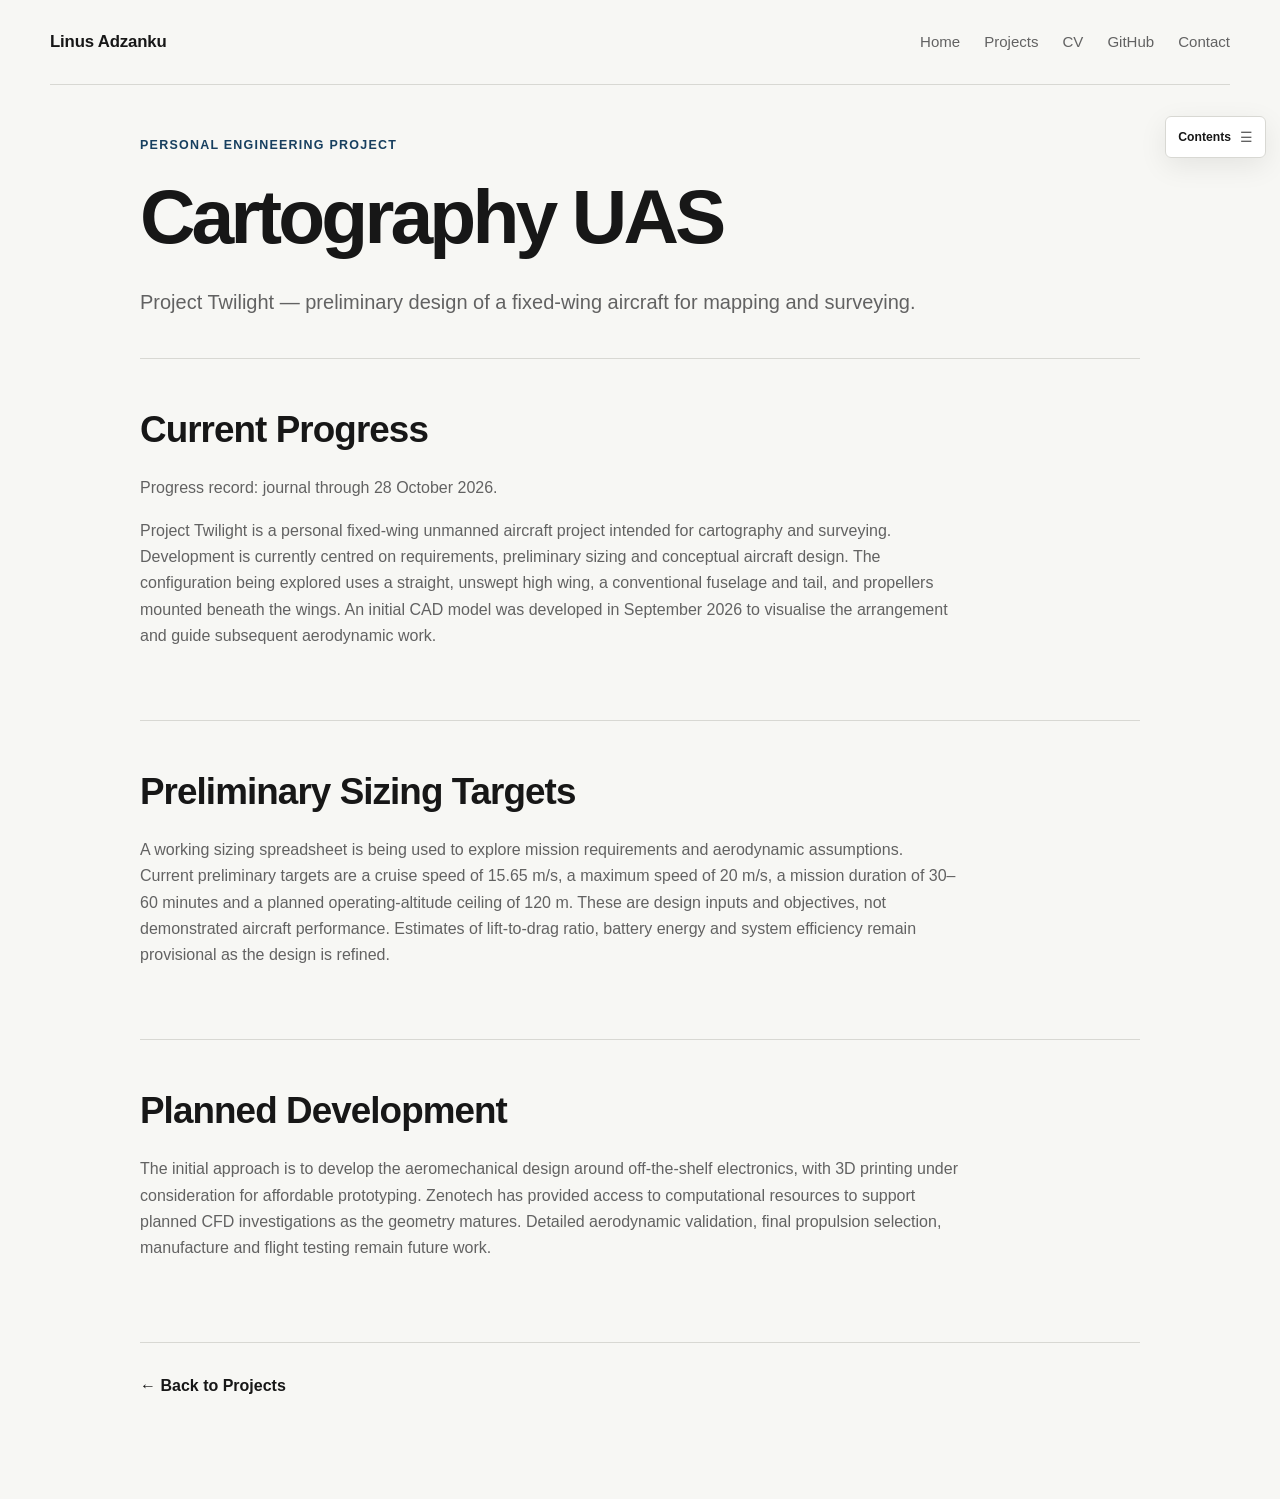
<file: projects/uas.html>
<!DOCTYPE html>
<html lang="en">

<head>
    <meta charset="UTF-8">

    <meta name="viewport" content="width=device-width, initial-scale=1.0">

    <meta
        name="description"
        content="Project Twilight: preliminary fixed-wing UAS design for cartography, initial CAD and sizing targets. CFD validation and flight testing remain future work."
    >

    <title>Cartography UAS | Linus Adzanku</title>

    <link rel="stylesheet" href="../css/style.css">
</head>


<body>
    <a class="skip-link" href="#main-content">Skip to main content</a>

    <!-- Navigation -->
    <div id="navigation"></div>
    <noscript><nav class="fallback-nav" aria-label="Main navigation"><a href="../index.html">Home</a> · <a href="../projects.html">Projects</a> · <a href="../cv.html">CV</a> · <a href="../index.html#contact">Contact</a></nav></noscript>


    <main id="main-content" tabindex="-1" class="project-page">

        <header class="project-header">

            <p class="project-type">
                Personal Engineering Project
            </p>

            <h1>
                Cartography UAS
            </h1>

            <p class="project-summary">
                Project Twilight — preliminary design of a fixed-wing aircraft for mapping and surveying.
            </p>

        </header>


        <section class="project-section" aria-labelledby="current-progress">
            <h2 id="current-progress">Current Progress</h2>
            <p>Progress record: journal through 28 October 2026.</p>
            <p data-progress-copy>Project Twilight is a personal fixed-wing unmanned aircraft project intended for cartography and surveying. Development is currently centred on requirements, preliminary sizing and conceptual aircraft design. The configuration being explored uses a straight, unswept high wing, a conventional fuselage and tail, and propellers mounted beneath the wings. An initial CAD model was developed in September 2026 to visualise the arrangement and guide subsequent aerodynamic work.</p>
        </section>

        <section class="project-section" aria-labelledby="preliminary-sizing-targets">
            <h2 id="preliminary-sizing-targets">Preliminary Sizing Targets</h2>
            <p data-progress-copy>A working sizing spreadsheet is being used to explore mission requirements and aerodynamic assumptions. Current preliminary targets are a cruise speed of 15.65 m/s, a maximum speed of 20 m/s, a mission duration of 30–60 minutes and a planned operating-altitude ceiling of 120 m. These are design inputs and objectives, not demonstrated aircraft performance. Estimates of lift-to-drag ratio, battery energy and system efficiency remain provisional as the design is refined.</p>
        </section>

        <section class="project-section" aria-labelledby="planned-development">
            <h2 id="planned-development">Planned Development</h2>
            <p data-progress-copy>The initial approach is to develop the aeromechanical design around off-the-shelf electronics, with 3D printing under consideration for affordable prototyping. Zenotech has provided access to computational resources to support planned CFD investigations as the geometry matures. Detailed aerodynamic validation, final propulsion selection, manufacture and flight testing remain future work.</p>
        </section>

        <section class="project-footer">

            <a href="../projects.html">
                ← Back to Projects
            </a>

        </section>

    </main>
    
    <script src="../js/navigation.js" defer></script>
</body>

</html>
</file>
<file: css/style.css>
/* =========================================================
   Base
   ========================================================= */

:root {
    --background: #f7f7f4;
    --surface: #ffffff;
    --text: #171717;
    --muted: #626262;
    --border: #d8d8d3;

    --accent: #173f5f;
    --accent-hover: #0d2d46;

    --max-width: 1180px;

    --radius-small: 6px;
    --radius-medium: 12px;
}


* {
    box-sizing: border-box;
}


html {
    scroll-behavior: smooth;
}


body {
    margin: 0;

    background: var(--background);

    color: var(--text);

    font-family:
        Inter,
        -apple-system,
        BlinkMacSystemFont,
        "Segoe UI",
        Roboto,
        Helvetica,
        Arial,
        sans-serif;

    font-size: 16px;

    line-height: 1.65;

    -webkit-font-smoothing: antialiased;
}


a {
    color: inherit;

    text-decoration: none;
}


a:hover {
    color: var(--accent);
}


img {
    display: block;

    max-width: 100%;

    height: auto;
}


h1,
h2,
h3,
p {
    margin-top: 0;
}


h1,
h2,
h3 {
    line-height: 1.15;

    font-weight: 600;
}


p {
    color: var(--muted);
}



/* =========================================================
   Navigation
   ========================================================= */

.site-nav {
    width: calc(100% - 40px);

    max-width: var(--max-width);

    margin: 0 auto;

    padding: 28px 0;

    display: flex;

    align-items: center;

    justify-content: space-between;

    border-bottom: 1px solid var(--border);
}


.site-logo {
    color: var(--text);

    font-size: 1.05rem;

    font-weight: 650;

    letter-spacing: -0.01em;
}


.nav-links {
    display: flex;

    align-items: center;

    gap: 32px;
}


.nav-links a {
    color: var(--muted);

    font-size: 0.94rem;
}


.nav-links a:hover {
    color: var(--text);
}



/* =========================================================
   Hero
   ========================================================= */

.hero {
    width: calc(100% - 40px);

    max-width: var(--max-width);

    min-height: 620px;

    margin: 0 auto;

    padding: 120px 0 100px;

    display: flex;

    align-items: center;
}


.hero-content {
    max-width: 900px;
}


.eyebrow {
    margin-bottom: 24px;

    color: var(--accent);

    font-size: 0.82rem;

    font-weight: 650;

    text-transform: uppercase;

    letter-spacing: 0.12em;
}


.hero h1 {
    margin-bottom: 16px;

    font-size: clamp(3.2rem, 8vw, 6.8rem);

    letter-spacing: -0.055em;
}


.hero h2 {
    max-width: 850px;

    margin-bottom: 28px;

    color: var(--muted);

    font-size: clamp(1.8rem, 4vw, 3.4rem);

    font-weight: 400;

    letter-spacing: -0.035em;
}


.hero-description {
    max-width: 680px;

    margin-bottom: 40px;

    font-size: 1.17rem;
}


.hero-actions {
    display: flex;

    flex-wrap: wrap;

    gap: 14px;
}



/* =========================================================
   Buttons
   ========================================================= */

.button {
    display: inline-flex;

    align-items: center;

    justify-content: center;

    min-height: 48px;

    padding: 0 22px;

    border: 1px solid var(--text);

    border-radius: var(--radius-small);

    font-size: 0.95rem;

    font-weight: 550;

    transition:
        background 0.18s ease,
        color 0.18s ease,
        border-color 0.18s ease;
}


.button-primary {
    background: var(--text);

    color: #ffffff;
}


.button-primary:hover {
    background: var(--accent);

    border-color: var(--accent);

    color: #ffffff;
}


.button-secondary {
    background: transparent;

    color: var(--text);
}


.button-secondary:hover {
    background: var(--surface);

    color: var(--text);
}



/* =========================================================
   Main Content Sections
   ========================================================= */

.content-section {
    width: calc(100% - 40px);

    max-width: var(--max-width);

    margin: 0 auto;

    padding: 100px 0;

    display: grid;

    grid-template-columns: 180px 1fr;

    gap: 70px;

    border-top: 1px solid var(--border);
}


.section-label p {
    margin: 4px 0 0;

    color: var(--muted);

    font-size: 0.78rem;

    font-weight: 650;

    text-transform: uppercase;

    letter-spacing: 0.1em;
}


.section-content {
    min-width: 0;
}


.section-content > h2,
.section-heading-row h2 {
    margin-bottom: 36px;

    font-size: clamp(2rem, 4vw, 3rem);

    letter-spacing: -0.035em;
}


.section-heading-row {
    margin-bottom: 40px;

    display: flex;

    align-items: end;

    justify-content: space-between;

    gap: 30px;
}


.section-heading-row h2 {
    margin-bottom: 0;
}


.text-link {
    flex-shrink: 0;

    color: var(--accent);

    font-size: 0.92rem;

    font-weight: 550;
}



/* =========================================================
   About
   ========================================================= */

.about-section .section-content {
    max-width: 820px;
}


.large-text {
    color: var(--text);

    font-size: clamp(1.3rem, 2.3vw, 1.65rem);

    line-height: 1.55;
}



/* =========================================================
   Featured Projects
   ========================================================= */

.featured-projects {
    border-top: 1px solid var(--border);
}


.featured-project-card {
    padding: 38px 0;

    display: grid;

    grid-template-columns: 70px 1fr;

    gap: 22px;

    border-bottom: 1px solid var(--border);
}


.project-number {
    margin: 4px 0 0;

    color: var(--muted);

    font-family: monospace;

    font-size: 0.82rem;
}


.card-content {
    max-width: 760px;
}


.project-category {
    margin-bottom: 12px;

    color: var(--accent);

    font-size: 0.76rem;

    font-weight: 650;

    text-transform: uppercase;

    letter-spacing: 0.08em;
}


.featured-project-card h3 {
    margin-bottom: 16px;

    font-size: clamp(1.5rem, 3vw, 2.1rem);

    letter-spacing: -0.025em;
}


.featured-project-card p {
    max-width: 720px;
}


.project-link {
    display: inline-block;

    margin-top: 8px;

    color: var(--text);

    font-size: 0.92rem;

    font-weight: 600;
}


.project-link:hover {
    color: var(--accent);
}



/* =========================================================
   Capabilities
   ========================================================= */

.capabilities-grid {
    display: grid;

    grid-template-columns: repeat(2, 1fr);

    border-top: 1px solid var(--border);

    border-left: 1px solid var(--border);
}


.capability {
    min-height: 260px;

    padding: 32px;

    border-right: 1px solid var(--border);

    border-bottom: 1px solid var(--border);
}


.capability h3 {
    margin-bottom: 18px;

    font-size: 1.25rem;
}


.capability p {
    margin-bottom: 24px;
}


.capability .tools {
    margin-bottom: 0;

    color: var(--text);

    font-size: 0.84rem;

    font-weight: 550;
}



/* =========================================================
   Timeline
   ========================================================= */

.timeline {
    border-top: 1px solid var(--border);
}


.timeline-item {
    padding: 34px 0;

    display: grid;

    grid-template-columns: minmax(130px, 180px) 1fr;

    gap: 30px;

    border-bottom: 1px solid var(--border);
}


.timeline-date p {
    margin: 3px 0 0;

    color: var(--muted);

    font-size: 0.82rem;
}


.timeline-content h3 {
    margin-bottom: 5px;

    font-size: 1.3rem;
}


.timeline-organisation {
    margin-bottom: 14px;

    color: var(--accent);

    font-size: 0.92rem;

    font-weight: 550;
}


.timeline-content > p:last-child {
    max-width: 680px;

    margin-bottom: 0;
}



/* =========================================================
   Contact
   ========================================================= */

.contact-section {
    width: calc(100% - 40px);

    max-width: var(--max-width);

    margin: 0 auto;

    padding: 120px 0;

    border-top: 1px solid var(--border);
}


.contact-section h2 {
    max-width: 800px;

    margin-bottom: 20px;

    font-size: clamp(2.4rem, 6vw, 5rem);

    letter-spacing: -0.05em;
}


.contact-section > p:not(.eyebrow) {
    max-width: 600px;

    font-size: 1.1rem;
}


.contact-links {
    margin-top: 40px;

    display: flex;

    flex-wrap: wrap;

    gap: 30px;
}


.contact-links a {
    color: var(--text);

    font-weight: 600;
}


.contact-links a:hover {
    color: var(--accent);
}



/* =========================================================
   Footer
   ========================================================= */

.site-footer {
    width: calc(100% - 40px);

    max-width: var(--max-width);

    margin: 0 auto;

    padding: 30px 0 45px;

    display: flex;

    justify-content: space-between;

    gap: 20px;

    border-top: 1px solid var(--border);
}


.site-footer p {
    margin: 0;

    font-size: 0.78rem;
}



/* =========================================================
   Existing Project Pages
   ========================================================= */

.project-page {
    width: calc(100% - 40px);

    max-width: 1000px;

    margin: 0 auto;

    padding: 80px 0 100px;
}


.project-header {
    margin-bottom: 80px;
}


.project-type {
    margin-bottom: 16px;

    color: var(--accent);

    font-size: 0.78rem;

    font-weight: 650;

    text-transform: uppercase;

    letter-spacing: 0.1em;
}


.project-header h1 {
    margin-bottom: 26px;

    font-size: clamp(2.8rem, 6vw, 5rem);

    letter-spacing: -0.05em;
}


.project-summary {
    max-width: 800px;

    font-size: 1.25rem;

    line-height: 1.6;
}


.project-section {
    margin-bottom: 70px;

    padding-top: 50px;

    border-top: 1px solid var(--border);
}


.project-section h2 {
    margin-bottom: 24px;

    font-size: clamp(1.7rem, 3vw, 2.3rem);

    letter-spacing: -0.025em;
}


.project-section p {
    max-width: 820px;
}


.project-section li {
    margin-bottom: 10px;

    color: var(--muted);
}



/* =========================================================
   Project Statistics
   ========================================================= */

.project-details {
    margin: 35px 0;

    display: grid;

    grid-template-columns:
        repeat(auto-fit, minmax(160px, 1fr));

    gap: 12px;
}


.project-detail {
    padding: 22px;

    background: var(--surface);

    border: 1px solid var(--border);

    border-radius: var(--radius-medium);
}


.project-detail h3 {
    margin-bottom: 8px;

    color: var(--muted);

    font-size: 0.78rem;

    text-transform: uppercase;

    letter-spacing: 0.07em;
}


.project-detail p {
    margin: 0;

    color: var(--text);

    font-size: 1.25rem;
}



/* =========================================================
   Project Skill Tags
   ========================================================= */

.skills-list {
    padding: 0;

    display: flex;

    flex-wrap: wrap;

    gap: 9px;

    list-style: none;
}


.skills-list li {
    margin: 0;

    padding: 7px 13px;

    background: var(--surface);

    border: 1px solid var(--border);

    border-radius: 100px;

    color: var(--text);

    font-size: 0.84rem;
}



/* =========================================================
   PDF Viewer
   ========================================================= */

.pdf-container {
    width: 100%;

    margin-top: 30px;

    overflow: hidden;

    background: var(--surface);

    border: 1px solid var(--border);

    border-radius: var(--radius-medium);
}


.pdf-viewer {
    display: block;

    width: 100%;

    height: 90vh;

    min-height: 600px;

    border: none;
}


.document-link {
    margin-top: 15px;
}


.document-link a {
    color: var(--accent);

    font-weight: 550;
}



/* =========================================================
   Projects Listing Page
   ========================================================= */

.project-card {
    padding: 38px 0;

    border-top: 1px solid var(--border);
}


.project-card:last-child {
    border-bottom: 1px solid var(--border);
}


.project-card h2 {
    margin-bottom: 14px;

    font-size: 1.7rem;
}


.project-card p {
    max-width: 750px;
}


.project-card a {
    color: var(--accent);

    font-weight: 600;
}



/* =========================================================
   Project Footer
   ========================================================= */

.project-footer {
    margin-top: 80px;

    padding-top: 30px;

    border-top: 1px solid var(--border);
}


.project-footer a {
    font-weight: 550;
}



/* =========================================================
   Tablet
   ========================================================= */

@media (max-width: 850px) {

    .hero {
        min-height: auto;

        padding: 90px 0;
    }


    .content-section {
        padding: 75px 0;

        grid-template-columns: 1fr;

        gap: 25px;
    }


    .section-label {
        margin-bottom: 5px;
    }


    .capabilities-grid {
        grid-template-columns: 1fr;
    }

}



/* =========================================================
   Mobile
   ========================================================= */

@media (max-width: 650px) {

    .site-nav {
        padding: 20px 0;
    }


    .nav-links {
        gap: 18px;
    }


    .nav-links a {
        font-size: 0.82rem;
    }


    .site-nav {
        flex-wrap: wrap;
        gap: 16px;
    }


    .hero {
        padding: 75px 0 70px;
    }


    .hero h1 {
        font-size: clamp(3rem, 17vw, 4.7rem);
    }


    .hero h2 {
        font-size: 1.8rem;
    }


    .hero-description {
        font-size: 1rem;
    }


    .content-section {
        padding: 65px 0;
    }


    .section-heading-row {
        align-items: flex-start;

        flex-direction: column;

        gap: 12px;
    }


    .featured-project-card {
        grid-template-columns: 40px 1fr;

        gap: 12px;
    }


    .capability {
        min-height: auto;

        padding: 25px;
    }


    .timeline-item {
        grid-template-columns: 1fr;

        gap: 8px;
    }


    .contact-section {
        padding: 80px 0;
    }


    .site-footer {
        flex-direction: column;

        gap: 5px;
    }


    .project-page {
        padding-top: 55px;
    }


    .project-header {
        margin-bottom: 60px;
    }


    .project-section {
        margin-bottom: 55px;

        padding-top: 40px;
    }


    .pdf-viewer {
        height: 75vh;

        min-height: 500px;
    }

}

/* Keyboard navigation */
a:focus-visible,
button:focus-visible,
input:focus-visible,
summary:focus-visible,
iframe:focus-visible {
    outline: 3px solid var(--accent);
    outline-offset: 4px;
}

.skip-link {
    position: absolute;
    top: 8px;
    left: 12px;
    z-index: 1000;
    padding: 10px 16px;
    background: var(--text);
    color: #fff;
    transform: translateY(-200%);
}

.skip-link:focus {
    transform: translateY(0);
    color: #fff;
}

@media (prefers-reduced-motion: reduce) {
    html { scroll-behavior: auto; }
}

/* Refinement: readable links, compact navigation and explicit mobile targets. */
.text-link { color: var(--accent); text-decoration: underline; text-underline-offset: 4px; }
.site-nav { gap: 14px 28px; padding: 20px 0; flex-wrap: wrap; }
.nav-links { gap: 8px 24px; flex-wrap: wrap; }
.nav-links a { display: inline-flex; align-items: center; min-height: 44px; }
.site-logo { min-height: 44px; display: inline-flex; align-items: center; }
.site-footer { width: calc(100% - 40px); max-width: var(--max-width); margin: auto; padding: 24px 0; border-top: 1px solid var(--border); display: flex; flex-wrap: wrap; justify-content: space-between; gap: 12px; font-size: .85rem; }
.site-footer p { margin: 0; }
.fallback-nav { width: calc(100% - 40px); max-width: var(--max-width); margin: 20px auto; }
.project-page { padding-top: 50px; }
.project-header { margin-bottom: 40px; }
.report-overview-link { display: inline-block; margin: 16px 0 24px; color: var(--accent); text-decoration: underline; text-underline-offset: 4px; }
@media(max-width: 650px) {
 .site-nav { align-items: flex-start; gap: 0; }
 .nav-links { width: 100%; justify-content: space-between; gap: 0 12px; }
 .nav-links a { font-size: .86rem; }
}
</file>
<file: css/home.css>
/* Homepage: four compact sections, using the shared palette and type. */
.home-page { width: calc(100% - 40px); max-width: var(--max-width); margin: auto; }
.home-hero { padding: 64px 0 58px; }
.home-hero h1 { font-size: clamp(3rem, 7vw, 5.8rem); letter-spacing: -.055em; margin-bottom: 24px; }
.home-hero .eyebrow { margin-bottom: 20px; }
.home-intro { max-width: 790px; font-size: clamp(1.1rem, 2vw, 1.35rem); color: var(--text); }
.home-actions { display: flex; flex-wrap: wrap; align-items: center; gap: 16px 22px; margin-top: 28px; }
.home-section { padding: 46px 0; border-top: 1px solid var(--border); }
.home-section h2 { font-size: clamp(1.8rem, 3vw, 2.5rem); letter-spacing: -.035em; margin-bottom: 26px; }
.home-section-heading { display: flex; flex-wrap: wrap; align-items: baseline; justify-content: space-between; gap: 10px 24px; }
.home-work-grid { display: grid; grid-template-columns: repeat(2, minmax(0, 1fr)); gap: 22px; }
.work-card { position: relative; padding: 28px; background: var(--surface); border: 1px solid var(--border); border-radius: var(--radius-medium); }
.work-card h3 { font-size: 1.55rem; letter-spacing: -.025em; }
.work-card h3 a::after { content: ""; position: absolute; inset: 0; }
.work-card:focus-within { outline: 3px solid var(--accent); outline-offset: 4px; }
.work-card .eyebrow { font-size: .72rem; margin-bottom: 18px; }
.card-tools { margin: 22px 0 0; font-size: .85rem; color: var(--accent); }
.home-capabilities { display: grid; grid-template-columns: repeat(3,minmax(0,1fr)); gap: 30px; }
.home-capabilities h3 { font-size: 1.1rem; }
.home-industry { max-width: 900px; padding-top: 18px; margin-bottom: 0; }
.home-contact p { margin-bottom: 12px; }
.contact-email { display: inline-block; font-size: clamp(1rem,3vw,1.6rem); color: var(--accent); overflow-wrap: anywhere; }
.contact-links { display: flex; flex-wrap: wrap; gap: 12px 26px; margin-top: 22px; }
.contact-links a { padding: 8px 0; text-decoration: underline; text-underline-offset: 4px; }
@media(max-width: 700px) {
 .home-work-grid, .home-capabilities { grid-template-columns: 1fr; }
 .home-hero { padding: 42px 0; }
 .home-section { padding: 34px 0; }
 .work-card { padding: 22px; }
 .home-capabilities { gap: 12px; }
}
</file>
<file: css/cv.css>
/* Structured professional CV, retaining the site's light/blue identity. */
.cv-page { width: calc(100% - 40px); max-width: var(--max-width); margin: auto; }
.cv-hero { padding: 48px 0 32px; }
.cv-hero h1 { font-size: clamp(2.7rem,6vw,4.8rem); letter-spacing: -.05em; margin-bottom: 16px; }
.cv-role { color: var(--accent); font-size: clamp(1.1rem,2.4vw,1.5rem); }
.cv-actions, .cv-section-nav { display: flex; flex-wrap: wrap; gap: 12px 22px; align-items: center; }
.cv-contact { margin-top: 24px; overflow-wrap: anywhere; }
.cv-contact a, .cv-entry a, .cv-skills-grid a { color: var(--accent); text-decoration: underline; text-underline-offset: 3px; }
.cv-section-nav { margin-top: 20px; font-size: .85rem; }
.cv-section-nav a { min-height: 44px; display: inline-flex; align-items: center; color: var(--accent); }
.cv-section { display: grid; grid-template-columns: 240px minmax(0,1fr); gap: 35px; padding: 36px 0; border-top: 1px solid var(--border); scroll-margin-top: 20px; }
.cv-section h2 { font-size: 1.65rem; letter-spacing: -.025em; }
.cv-section h3 { font-size: 1.15rem; }
.cv-section p { max-width: 800px; }
.cv-section li { margin: 0 0 9px; color: var(--muted); }
.cv-section ul { padding-left: 20px; }
.cv-entry { margin-bottom: 28px; }
.cv-entry + .cv-entry { padding-top: 24px; border-top: 1px solid var(--border); }
.cv-entry:last-child { margin-bottom: 0; }
.cv-entry-heading { display: flex; justify-content: space-between; gap: 20px; flex-wrap: wrap; }
.cv-entry-heading h3 { margin-bottom: 6px; }
.cv-entry-date { font-size: .85rem; color: var(--muted); }
.cv-skills-grid { display: grid; grid-template-columns: repeat(2,minmax(0,1fr)); gap: 22px; }
.cv-skills-grid article { padding: 22px; border: 1px solid var(--border); background: var(--surface); border-radius: var(--radius-small); }
.cv-skills-grid p { font-size: .92rem; margin-bottom: 0; }
@media(max-width: 850px) { .cv-section { grid-template-columns: 1fr; gap: 12px; } }
@media(max-width: 550px) { .cv-skills-grid { grid-template-columns: 1fr; } .cv-hero { padding-top: 36px; } }
</file>
<file: css/project-overviews.css>
/* Compact entry points; long-form technical reports keep their own styles. */
.overview-page { width: calc(100% - 40px); max-width: 1000px; margin: auto; padding-top: 42px; }
.overview-header h1 { font-size: clamp(2.2rem,5vw,3.8rem); letter-spacing: -.04em; }
.overview-intro { max-width: 850px; font-size: 1.12rem; color: var(--text); }
.overview-header .eyebrow { font-size: .75rem; margin-bottom: 20px; }
.overview-hero { margin: 28px 0 36px; background: var(--surface); border: 1px solid var(--border); border-radius: var(--radius-small); overflow: hidden; }
.overview-hero img { width: 100%; height: auto; max-height: 420px; object-fit: contain; }
.overview-hero figcaption { padding: 14px 20px; }
.overview-copy { max-width: 800px; margin: auto; }
.overview-copy h2 { font-size: 1.45rem; margin-bottom: 16px; }
.overview-section { padding: 24px 0 8px; border-top: 1px solid var(--border); }
.overview-result { padding: 24px; margin-bottom: 28px; background: var(--surface); border-left: 4px solid var(--accent); }
.overview-result p:last-child { margin-bottom: 0; }
.overview-figure { margin: 28px 0; }
.overview-figure img { width: 100%; max-height: 480px; object-fit: contain; background: #fff; }
.overview-page figcaption { font-size: .85rem; color: var(--muted); line-height: 1.5; margin-top: 10px; }
.overview-evidence { padding: 24px 0; border-top: 1px solid var(--border); }
.overview-evidence ul { padding-left: 20px; }
.overview-evidence li { margin-bottom: 12px; color: var(--muted); }
.overview-evidence a { color: var(--accent); text-decoration: underline; text-underline-offset: 3px; overflow-wrap: anywhere; }
@media(max-width: 550px) { .overview-page { padding-top: 30px; } .overview-result { padding: 20px; } }
</file>
<file: css/aeroacoustics.css>
/* =========================================================
   VAWT AEROACOUSTICS CASE STUDY
   Page-specific stylesheet

   Loaded after style.css.

   Everything specific to this page uses the aa- prefix
   to minimise interference with the rest of the site.
   ========================================================= */


/* =========================================================
   PAGE
   ========================================================= */

.aeroacoustics-page {
    width: calc(100% - 40px);
    max-width: 1180px;

    margin: 0 auto;

    padding-top: 80px;
    padding-bottom: 100px;
}



/* =========================================================
   HERO
   ========================================================= */

.aa-hero {
    max-width: 1000px;

    margin-bottom: 100px;
}


.aa-eyebrow {
    margin-bottom: 18px;

    color: var(--accent);

    font-size: 0.78rem;
    font-weight: 650;

    text-transform: uppercase;
    letter-spacing: 0.1em;
}


.aa-hero h1 {
    max-width: 950px;

    margin-bottom: 28px;

    font-size: clamp(3rem, 7vw, 5.7rem);
    line-height: 0.98;

    letter-spacing: -0.055em;
}


.aa-lead {
    max-width: 850px;

    margin-bottom: 0;

    font-size: clamp(1.15rem, 2vw, 1.35rem);
    line-height: 1.65;
}



/* =========================================================
   HERO METADATA
   ========================================================= */

.aa-meta {
    margin-top: 55px;

    display: grid;

    grid-template-columns: repeat(4, 1fr);

    border-top: 1px solid var(--border);
    border-left: 1px solid var(--border);
}


.aa-meta-item {
    min-height: 100px;

    padding: 20px;

    display: flex;
    flex-direction: column;

    justify-content: space-between;

    gap: 12px;

    border-right: 1px solid var(--border);
    border-bottom: 1px solid var(--border);
}


.aa-meta-item span {
    color: var(--muted);

    font-size: 0.72rem;
    font-weight: 650;

    text-transform: uppercase;
    letter-spacing: 0.08em;
}


.aa-meta-item strong {
    color: var(--text);

    font-size: 0.94rem;
    font-weight: 600;
}



/* =========================================================
   MAIN TECHNICAL SECTIONS
   ========================================================= */

.aa-section {
    padding: 100px 0;

    display: grid;

    grid-template-columns: 70px minmax(0, 1fr);

    gap: 50px;

    border-top: 1px solid var(--border);
}


.aa-section-number {
    padding-top: 6px;

    color: var(--muted);

    font-family:
        "SFMono-Regular",
        Consolas,
        "Liberation Mono",
        monospace;

    font-size: 0.8rem;
}


.aa-section-body {
    min-width: 0;
}


.aa-section-label {
    margin-bottom: 12px;

    color: var(--accent);

    font-size: 0.76rem;
    font-weight: 650;

    text-transform: uppercase;
    letter-spacing: 0.1em;
}


.aa-section-body > h2 {
    max-width: 900px;

    margin-bottom: 55px;

    font-size: clamp(2rem, 4vw, 3.35rem);
    line-height: 1.08;

    letter-spacing: -0.04em;
}


.aa-section-intro {
    max-width: 780px;

    margin-top: -25px;
    margin-bottom: 45px;

    font-size: 1.08rem;
}



/* =========================================================
   NARRATIVE BLOCKS
   ========================================================= */

.aa-block {
    max-width: 960px;

    margin-bottom: 85px;
}


.aa-block:last-child {
    margin-bottom: 0;
}


.aa-block h3 {
    max-width: 800px;

    margin-bottom: 22px;

    font-size: clamp(1.35rem, 2.3vw, 1.65rem);

    letter-spacing: -0.025em;
}


.aa-block > p {
    max-width: 790px;

    margin-bottom: 18px;
}



/* =========================================================
   PROJECT PROCESS
   ========================================================= */

.aa-process {
    margin: 45px 0 10px;

    display: grid;

    grid-template-columns:
        minmax(0, 1fr)
        auto
        minmax(0, 1fr)
        auto
        minmax(0, 1fr)
        auto
        minmax(0, 1fr);

    gap: 12px;

    align-items: stretch;
}


.aa-process-step {
    padding: 22px;

    background: var(--surface);

    border: 1px solid var(--border);

    border-radius: 10px;
}


.aa-process-step span {
    display: block;

    margin-bottom: 20px;

    color: var(--accent);

    font-family:
        "SFMono-Regular",
        Consolas,
        monospace;

    font-size: 0.72rem;
}


.aa-process-step strong {
    display: block;

    margin-bottom: 9px;

    font-size: 0.95rem;
}


.aa-process-step p {
    margin: 0;

    font-size: 0.82rem;
    line-height: 1.55;
}


.aa-process-arrow {
    display: flex;

    align-items: center;
    justify-content: center;

    color: var(--muted);
}



/* =========================================================
   PARAMETER GRIDS
   ========================================================= */

.aa-parameters {
    margin: 40px 0 5px;

    display: grid;

    grid-template-columns: repeat(3, 1fr);

    border-top: 1px solid var(--border);
    border-left: 1px solid var(--border);
}


.aa-parameters > div {
    min-height: 100px;

    padding: 20px;

    display: flex;
    flex-direction: column;

    justify-content: space-between;

    gap: 12px;

    border-right: 1px solid var(--border);
    border-bottom: 1px solid var(--border);
}


.aa-parameters span {
    color: var(--muted);

    font-size: 0.75rem;
}


.aa-parameters strong {
    color: var(--text);

    font-size: 1.08rem;
    font-weight: 600;
}


/* Four-item parameter sets, such as mesh parameters */

.aa-parameters-two {
    grid-template-columns: repeat(2, 1fr);
}



/* =========================================================
   GENERAL FIGURES
   ========================================================= */

.aa-figure {
    margin: 35px 0;
}


.aa-figure img {
    display: block;

    width: 100%;
    height: auto;

    background: #ffffff;

    border: 1px solid var(--border);

    border-radius: 10px;
}


.aa-figure-wide {
    width: 100%;
    max-width: 1050px;
}



/* =========================================================
   FIGURE CAPTIONS + SOURCES
   ========================================================= */

.aa-figure figcaption {
    margin-top: 12px;

    display: flex;
    flex-direction: column;

    gap: 4px;

    line-height: 1.5;
}


.aa-figure-caption {
    color: var(--muted);

    font-size: 0.79rem;
}


.aa-figure-source {
    color: var(--muted);

    font-size: 0.71rem;
    font-style: italic;
}


.aa-figure-source a {
    color: inherit;

    text-decoration: underline;

    text-decoration-thickness: 1px;
    text-underline-offset: 2px;
}


.aa-figure-source a:hover {
    color: var(--accent);
}


.aa-group-source {
    margin-top: 12px;

    color: var(--muted);

    font-size: 0.71rem;
    font-style: italic;
}



/* =========================================================
   TEXT + FIGURE SPLIT
   ========================================================= */

.aa-text-figure {
    display: grid;

    grid-template-columns:
        minmax(0, 0.9fr)
        minmax(360px, 1.1fr);

    gap: 50px;

    align-items: start;
}


.aa-text-column p {
    margin-bottom: 18px;
}


.aa-text-figure .aa-figure {
    margin-top: 0;
}



/* =========================================================
   TWO-FIGURE GRID
   ========================================================= */

.aa-figure-grid {
    margin-top: 40px;

    display: grid;

    grid-template-columns: repeat(2, minmax(0, 1fr));

    gap: 24px;
}


.aa-figure-grid .aa-figure {
    margin: 0;
}



/* =========================================================
   GEOMETRY SETUP
   Two equal reference figures
   ========================================================= */

.aa-geometry-layout {
    width: 100%;

    margin: 40px 0 45px;

    display: grid;

    grid-template-columns: repeat(2, minmax(0, 1fr));

    gap: 28px;

    align-items: start;
}


.aa-geometry-layout .aa-figure {
    margin: 0;
}


.aa-geometry-image-frame {
    width: 100%;
    height: 310px;

    display: flex;

    align-items: center;
    justify-content: center;

    overflow: hidden;

    background: #ffffff;

    border: 1px solid var(--border);

    border-radius: 10px;
}


.aa-geometry-image-frame img {
    width: 100%;
    height: 100%;

    padding: 22px;

    object-fit: contain;

    border: none;
    border-radius: 0;
}



/* =========================================================
   MESH STRUCTURE
   Equal visual frames:
   Far-field | Rotating core | BOI
   ========================================================= */

.aa-mesh-triptych {
    margin: 40px 0 12px;

    display: grid;

    grid-template-columns: repeat(3, minmax(0, 1fr));

    gap: 20px;

    align-items: start;
}


.aa-mesh-triptych .aa-figure {
    margin: 0;

    display: flex;
    flex-direction: column;
}


.aa-image-heading {
    display: block;

    min-height: 24px;

    margin-bottom: 10px;

    color: var(--text);

    font-size: 0.9rem;
    font-weight: 600;

    text-align: center;
}


.aa-mesh-triptych .aa-figure img {
    width: 100%;
    height: 270px;

    object-fit: contain;

    background: #ffffff;

    border: 1px solid var(--border);

    border-radius: 10px;
}


.aa-mesh-triptych .aa-figure figcaption {
    flex: 1;
}



/* =========================================================
   TECHNICAL CALLOUTS
   ========================================================= */

.aa-callout {
    max-width: 800px;

    margin: 38px 0;

    padding: 26px 30px;

    background: var(--surface);

    border-left: 3px solid var(--accent);
}


.aa-callout > span {
    display: block;

    margin-bottom: 10px;

    color: var(--accent);

    font-size: 0.71rem;
    font-weight: 700;

    text-transform: uppercase;
    letter-spacing: 0.1em;
}


.aa-callout p {
    margin: 0;

    color: var(--text);

    font-size: 1rem;
    line-height: 1.65;
}



/* =========================================================
   RESULTS HIGHLIGHT
   ========================================================= */

.aa-result-highlight {
    max-width: 680px;

    margin-bottom: 60px;

    display: grid;

    grid-template-columns: repeat(2, 1fr);

    border: 1px solid var(--border);
}


.aa-result-highlight > div {
    padding: 30px;
}


.aa-result-highlight > div + div {
    border-left: 1px solid var(--border);
}


.aa-result-highlight span {
    display: block;

    margin-bottom: 10px;

    color: var(--muted);

    font-size: 0.72rem;
    font-weight: 600;

    text-transform: uppercase;
    letter-spacing: 0.08em;
}


.aa-result-highlight strong {
    display: block;

    color: var(--text);

    font-size: clamp(2.2rem, 5vw, 3.7rem);
    line-height: 1;

    letter-spacing: -0.05em;
}



/* =========================================================
   EQUATIONS
   ========================================================= */

.aa-equation {
    max-width: 520px;

    margin: 27px 0;

    padding: 21px 24px;

    background: var(--surface);

    border: 1px solid var(--border);

    border-radius: 7px;

    color: var(--text);

    font-family:
        "Times New Roman",
        Times,
        serif;

    font-size: 1.3rem;

    text-align: center;
}


.aa-equation-small {
    margin: 20px 0;

    font-size: 1.15rem;
}



/* =========================================================
   VORTICITY COMPARISON
   ========================================================= */

.aa-vorticity-comparison {
    margin: 45px 0 30px;

    display: grid;

    grid-template-columns:
        minmax(0, 0.9fr)
        minmax(0, 1.1fr);

    gap: 45px;

    align-items: start;
}


.aa-vorticity-group {
    min-width: 0;
}


.aa-vorticity-group h4 {
    min-height: 26px;

    margin: 0 0 7px;

    color: var(--text);

    font-size: 1.05rem;
}


.aa-vorticity-subtitle {
    min-height: 52px;

    margin-bottom: 24px;

    color: var(--muted);

    font-size: 0.82rem;
    line-height: 1.5;
}



/* ---------------------------------------------------------
   CURRENT-STUDY VORTICITY

   The 150° image is used as the visual-size reference.

       SCALE       135°      150°

                     180°

   135° and 180° source images contain more empty space,
   so they are zoomed inside fixed square viewports.
   --------------------------------------------------------- */

.aa-vorticity-local-layout {
    display: grid;

    grid-template-columns:
        115px
        minmax(0, 1fr);

    gap: 22px;

    align-items: center;
}



/* ---------------------------------------------------------
   Current-study colour scale
   --------------------------------------------------------- */

.aa-vorticity-scale {
    margin: 0;

    align-self: stretch;

    display: flex;

    align-items: center;
    justify-content: center;

    overflow: visible;
}


.aa-vorticity-scale img {
    display: block;

    width: 105px;
    max-width: none;
    height: auto;

    object-fit: contain;
}



/* ---------------------------------------------------------
   Current-study angle grid
   --------------------------------------------------------- */

.aa-vorticity-angle-grid {
    display: grid;

    grid-template-columns:
        repeat(2, minmax(0, 1fr));

    grid-template-areas:
        "angle135 angle150"
        "angle180 angle180";

    gap: 24px;

    align-items: start;
}


.aa-vorticity-angle {
    margin: 0;

    min-width: 0;

    text-align: center;
}


.aa-vorticity-135 {
    grid-area: angle135;
}


.aa-vorticity-150 {
    grid-area: angle150;
}


.aa-vorticity-180 {
    grid-area: angle180;

    width: calc(50% - 12px);

    justify-self: center;
}



/* ---------------------------------------------------------
   Uniform viewport for the three local CFD images

   The images themselves are not stretched.
   Instead, the viewport clips any excess after zooming.
   --------------------------------------------------------- */

.aa-vorticity-image-box {
    position: relative;

    width: 100%;

    aspect-ratio: 1 / 1;

    overflow: hidden;

    background: #ffffff;

    border: 1px solid var(--border);

    border-radius: 8px;
}


.aa-vorticity-image-box img {
    position: absolute;

    top: 50%;
    left: 50%;

    display: block;

    width: 100%;
    height: 100%;

    max-width: none;

    object-fit: contain;
    object-position: center;

    background: transparent;

    border: none;
    border-radius: 0;

    transform-origin: center;
}



/*
   150° is our visual reference.
   No additional zoom.
*/

.aa-vorticity-150 .aa-vorticity-image-box img {
    transform:
        translate(-50%, -50%)
        scale(1);
}



/*
   135° has considerably more empty space in the source
   image. Zoom it until the circular flow field visually
   matches the 150° result.
*/

.aa-vorticity-135 .aa-vorticity-image-box img {
    transform:
        translate(-50%, -50%)
        scale(1.9);
}



/*
   180° also has more empty margin than the 150° image.
   Zoom separately rather than resizing the entire grid cell.
*/

.aa-vorticity-180 .aa-vorticity-image-box img {
    transform:
        translate(-50%, -50%)
        scale(1.58);
}


.aa-vorticity-angle figcaption {
    margin-top: 8px;

    color: var(--text);

    font-size: 0.8rem;
    font-weight: 600;
}



/* ---------------------------------------------------------
   REFERENCE-STUDY VORTICITY

   Left unchanged from the existing arrangement.
   --------------------------------------------------------- */

.aa-vorticity-reference-layout {
    display: flex;

    flex-direction: column;

    gap: 12px;

    align-items: center;
}


.aa-vorticity-reference-results,
.aa-vorticity-reference-scale {
    margin: 0;
}


.aa-vorticity-reference-results img {
    display: block;

    width: 100%;
    height: auto;
}


.aa-vorticity-reference-scale {
    width: 75%;
}


.aa-vorticity-reference-scale img {
    display: block;

    width: 100%;
    height: auto;

    object-fit: contain;
}



/* =========================================================
   LIMITATIONS
   ========================================================= */

.aa-limitations {
    display: grid;

    grid-template-columns: repeat(2, minmax(0, 1fr));

    gap: 20px;
}



/* ---------------------------------------------------------
   Standard limitation cards
   --------------------------------------------------------- */

.aa-limitation {
    min-width: 0;
    min-height: 330px;

    padding: 32px;

    background: var(--surface);

    border: 1px solid var(--border);

    border-radius: 10px;

    display: flex;
    flex-direction: column;
}


.aa-limitation-number {
    display: block;

    margin-bottom: 28px;

    color: var(--accent);

    font-family:
        "SFMono-Regular",
        Consolas,
        monospace;

    font-size: 0.75rem;
}


.aa-limitation h3 {
    max-width: 620px;

    margin-bottom: 16px;

    font-size: 1.22rem;
}


.aa-limitation p {
    max-width: 760px;

    margin-bottom: 12px;

    font-size: 0.93rem;
}


.aa-limitation p:last-child {
    margin-bottom: 0;
}


.aa-limitation .aa-equation {
    max-width: 100%;

    margin-top: 10px;
    margin-bottom: 20px;

    background: var(--background);
}



/* ---------------------------------------------------------
   Full-width limitation cards
   Used by 03 and 06
   --------------------------------------------------------- */

.aa-limitation-wide {
    grid-column: 1 / -1;

    min-height: 0;
}



/* ---------------------------------------------------------
   Wide timestep card:
   text + Courant plot
   --------------------------------------------------------- */

.aa-limitation-wide-layout {
    display: grid;

    grid-template-columns:
        minmax(0, 0.85fr)
        minmax(380px, 1.15fr);

    gap: 45px;

    align-items: start;
}


.aa-limitation-text {
    min-width: 0;
}


.aa-limitation-text h3 {
    margin-bottom: 16px;
}


.aa-limitation-text p {
    margin-bottom: 12px;
}



/* ---------------------------------------------------------
   Courant figure
   --------------------------------------------------------- */

.aa-courant-figure {
    margin: 0;
}


.aa-courant-figure img {
    width: 100%;
}



/* =========================================================
   REFLECTIONS
   ========================================================= */

.aa-reflections {
    border-top: 1px solid var(--border);
}


.aa-reflections article {
    padding: 38px 0;

    display: grid;

    grid-template-columns: 55px minmax(0, 1fr);

    gap: 24px;

    border-bottom: 1px solid var(--border);
}


.aa-reflections article > span {
    color: var(--accent);

    font-family:
        "SFMono-Regular",
        Consolas,
        monospace;

    font-size: 0.76rem;
}


.aa-reflections h3 {
    max-width: 730px;

    margin-bottom: 15px;

    font-size: 1.25rem;
}


.aa-reflections p {
    max-width: 770px;

    margin-bottom: 11px;
}



/* =========================================================
   FUTURE WORK
   ========================================================= */

.aa-future-work {
    max-width: 880px;

    margin: 0;
    padding: 0;

    list-style: none;

    counter-reset: future-work;
}


.aa-future-work li {
    position: relative;

    padding: 21px 20px 21px 64px;

    border-top: 1px solid var(--border);

    color: var(--muted);

    counter-increment: future-work;
}


.aa-future-work li:last-child {
    border-bottom: 1px solid var(--border);
}


.aa-future-work li::before {
    content:
        counter(future-work, decimal-leading-zero);

    position: absolute;

    top: 22px;
    left: 10px;

    color: var(--accent);

    font-family:
        "SFMono-Regular",
        Consolas,
        monospace;

    font-size: 0.74rem;
}



/* =========================================================
   REFERENCES
   ========================================================= */

.aa-references {
    max-width: 900px;
}


.aa-references article {
    padding: 30px 0;

    border-top: 1px solid var(--border);
}


.aa-references article:last-child {
    border-bottom: 1px solid var(--border);
}


.aa-references article > span {
    display: block;

    margin-bottom: 12px;

    color: var(--accent);

    font-size: 0.71rem;
    font-weight: 650;

    text-transform: uppercase;
    letter-spacing: 0.08em;
}


.aa-references p {
    max-width: 830px;

    margin-bottom: 18px;
}



/* =========================================================
   EMBEDDED PRESENTATION
   ========================================================= */

.aa-pdf-container {
    width: 100%;

    margin-top: 35px;

    overflow: hidden;

    background: var(--surface);

    border: 1px solid var(--border);

    border-radius: 10px;
}


.aa-pdf-viewer {
    display: block;

    width: 100%;
    height: 90vh;

    min-height: 650px;

    border: none;
}


.aa-document-link {
    margin-top: 16px;
}


.aa-document-link a {
    color: var(--accent);

    font-weight: 600;
}



/* =========================================================
   PAGE FOOTER
   ========================================================= */

.aa-project-footer {
    margin-top: 80px;

    padding-top: 32px;

    border-top: 1px solid var(--border);
}


.aa-project-footer a {
    font-weight: 600;
}



/* =========================================================
   TABLET
   ========================================================= */

@media (max-width: 950px) {

    .aa-meta {
        grid-template-columns: repeat(2, 1fr);
    }


    .aa-section {
        grid-template-columns: 40px minmax(0, 1fr);

        gap: 25px;
    }


    .aa-process {
        grid-template-columns: 1fr;
    }


    .aa-process-arrow {
        display: none;
    }


    .aa-text-figure {
        grid-template-columns: 1fr;
    }


    .aa-parameters {
        grid-template-columns: repeat(2, 1fr);
    }


    .aa-mesh-triptych {
        grid-template-columns: 1fr;
    }


    .aa-vorticity-comparison {
        grid-template-columns: 1fr;

        gap: 55px;
    }


    .aa-vorticity-subtitle {
        min-height: 0;
    }


    .aa-limitation-wide-layout {
        grid-template-columns: 1fr;

        gap: 30px;
    }

}



/* =========================================================
   MOBILE
   ========================================================= */

@media (max-width: 700px) {

    .aeroacoustics-page {
        width: calc(100% - 32px);

        padding-top: 55px;
    }


    .aa-hero {
        margin-bottom: 70px;
    }


    .aa-hero h1 {
        font-size: clamp(2.7rem, 14vw, 4.5rem);
    }


    .aa-meta {
        grid-template-columns: 1fr;
    }


    .aa-section {
        padding: 70px 0;

        grid-template-columns: 1fr;

        gap: 10px;
    }


    .aa-section-number {
        padding: 0;
    }


    .aa-section-body > h2 {
        margin-bottom: 40px;
    }


    .aa-block {
        margin-bottom: 65px;
    }


    .aa-parameters,
    .aa-parameters-two {
        grid-template-columns: 1fr;
    }


    .aa-figure-grid {
        grid-template-columns: 1fr;
    }


    /* Geometry figures stack vertically */

    .aa-geometry-layout {
        grid-template-columns: 1fr;

        gap: 25px;
    }


    .aa-geometry-image-frame {
        height: 280px;
    }


    /* Mesh figures stack vertically */

    .aa-mesh-triptych {
        grid-template-columns: 1fr;
    }


    /* Result highlight */

    .aa-result-highlight {
        grid-template-columns: 1fr;
    }


    .aa-result-highlight > div + div {
        border-left: none;

        border-top: 1px solid var(--border);
    }


    /* Vorticity comparison */

    .aa-vorticity-comparison {
        grid-template-columns: 1fr;

        gap: 55px;
    }


    .aa-vorticity-local-layout {
        grid-template-columns:
            88px
            minmax(0, 1fr);

        gap: 14px;
    }


    .aa-vorticity-scale img {
        width: 80px;
    }


    .aa-vorticity-angle-grid {
        gap: 12px;
    }


    .aa-vorticity-180 {
        width: calc(50% - 6px);
    }


    .aa-vorticity-reference-scale {
        width: 90%;
    }


    /* Limitations */

    .aa-limitations {
        grid-template-columns: 1fr;
    }


    .aa-limitation {
        min-height: 0;
    }


    .aa-limitation-wide {
        grid-column: auto;
    }


    .aa-limitation-wide-layout {
        grid-template-columns: 1fr;
    }


    /* Reflections */

    .aa-reflections article {
        grid-template-columns: 35px minmax(0, 1fr);

        gap: 14px;
    }


    /* Embedded PDF */

    .aa-pdf-viewer {
        height: 75vh;

        min-height: 500px;
    }

}
</file>
<file: css/rocket-engine.css>
/* =========================================================
   Race2Space Hybrid Rocket Engine
   Page-specific styles.

   This stylesheet extends css/style.css and is intentionally
   structured for hand editing.
   ========================================================= */


/* ---------------------------------------------------------
   Page shell
   --------------------------------------------------------- */

.rocket-page {
    width: calc(100% - 40px);
    max-width: 1180px;
    margin: 0 auto;
    padding: 72px 0 120px;
}


/* ---------------------------------------------------------
   Hero
   --------------------------------------------------------- */

.rocket-hero {
    padding: 60px 0 96px;
}

.rocket-kicker {
    margin-bottom: 18px;
    color: var(--accent);
    font-size: .78rem;
    font-weight: 650;
    text-transform: uppercase;
    letter-spacing: .11em;
}

.rocket-hero h1 {
    max-width: 1040px;
    margin-bottom: 20px;
    font-size: clamp(3.2rem, 7vw, 6.4rem);
    line-height: .98;
    letter-spacing: -.055em;
}

.rocket-subtitle {
    margin-bottom: 38px;
    color: var(--text);
    font-size: 1rem;
    font-weight: 600;
}

.rocket-hero-copy {
    max-width: 850px;
}

.rocket-hero-copy p {
    margin-bottom: 22px;
    font-size: 1.12rem;
    line-height: 1.78;
}

.rocket-hero-copy p:first-child {
    color: var(--text);
    font-size: clamp(1.25rem, 2vw, 1.55rem);
    line-height: 1.58;
}

.rocket-hero-media {
    max-width: 1100px;
    margin-top: 40px;
}

.rocket-hero-media .rocket-media-frame {
    min-height: 560px;
}


/* ---------------------------------------------------------
   Recruiter / short-on-time route
   --------------------------------------------------------- */

.rocket-quick-route {
    margin-bottom: 78px;
    padding: 38px 40px;
    background: var(--surface);
    border: 1px solid var(--border);
    border-left: 4px solid var(--accent);
    border-radius: var(--radius-medium);
}

.rocket-quick-route h2 {
    margin-bottom: 14px;
    font-size: 1.7rem;
    letter-spacing: -.025em;
}

.rocket-quick-route > p {
    max-width: 780px;
    margin-bottom: 18px;
}

.rocket-quick-route ol {
    margin: 30px 0 0;
    padding: 0;
    display: grid;
    grid-template-columns: repeat(5, minmax(0, 1fr));
    list-style: none;
    border-top: 1px solid var(--border);
    border-left: 1px solid var(--border);
}

.rocket-quick-route li {
    margin: 0;
    min-width: 0;
    padding: 21px 18px 23px;
    border-right: 1px solid var(--border);
    border-bottom: 1px solid var(--border);
}

.rocket-quick-route li p {
    margin: 0;
    color: var(--muted);
    font-size: .82rem;
    line-height: 1.55;
}

.rocket-quick-route li a {
    display: inline-block;
    margin-bottom: 7px;
    color: var(--text);
}

.rocket-quick-route li a:hover {
    color: var(--accent);
}

.rocket-quick-route li strong {
    font-size: .93rem;
}


/* ---------------------------------------------------------
   Large page chapters
   --------------------------------------------------------- */

.rocket-chapter {
    position: relative;
}

.rocket-chapter + .rocket-chapter {
    margin-top: 0;
}

.rocket-chapter-injector,
.rocket-chapter-hardware,
.rocket-chapter-review {
    padding-top: 0;
}


/* ---------------------------------------------------------
   Core section structure
   --------------------------------------------------------- */

.rocket-section {
    padding: 42px 0 50px;
    border-top: 1px solid var(--border);
}

.rocket-section-heading-group {
    margin-bottom: 28px;
    display: grid;
    grid-template-columns: 72px minmax(0, 1fr);
    gap: 30px;
    align-items: start;
}

.rocket-section-index {
    padding-top: 7px;
    color: var(--muted);
    font-family: monospace;
    font-size: .78rem;
}

.rocket-section-header {
    min-width: 0;
}

.rocket-section-kicker {
    margin-bottom: 12px;
    color: var(--accent);
    font-size: .76rem;
    font-weight: 650;
    text-transform: uppercase;
    letter-spacing: .1em;
}

.rocket-section-title {
    max-width: 940px;
    margin-bottom: 0;
    font-size: clamp(2.15rem, 4.2vw, 3.45rem);
    letter-spacing: -.04em;
    scroll-margin-top: 42px;
}

.rocket-section-body {
    max-width: 980px;
    margin-left: 102px;
}

.rocket-section-body > p,
.rocket-section-body > ul,
.rocket-section-body > ol,
.rocket-section-body > blockquote {
    max-width: 820px;
}

.rocket-section-body p {
    margin-bottom: 22px;
}

.rocket-section-body strong {
    color: var(--text);
}

.rocket-section-body code {
    padding: 2px 6px;
    background: rgba(0, 0, 0, .035);
    border: 1px solid var(--border);
    border-radius: 4px;
    color: var(--text);
    font-size: .9em;
}

.rocket-section-lead {
    max-width: 860px;
    margin-bottom: 36px;
}

.rocket-section-lead p {
    font-size: 1.08rem;
    line-height: 1.72;
}

.rocket-section-lead p:first-child {
    color: var(--text);
}

.rocket-subheading {
    margin: 0 0 20px;
    color: var(--text);
    font-size: clamp(1.4rem, 2.4vw, 1.9rem);
    letter-spacing: -.025em;
}

.rocket-minor-heading {
    margin: 46px 0 15px;
    color: var(--text);
    font-size: 1.12rem;
    letter-spacing: -.01em;
}


/* ---------------------------------------------------------
   Tables and data panels
   --------------------------------------------------------- */

.rocket-data-panel {
    max-width: 860px;
    margin: 34px 0 52px;
    overflow: hidden;
    background: var(--surface);
    border: 1px solid var(--border);
    border-radius: var(--radius-medium);
}

.rocket-section-body table {
    width: 100%;
    margin: 0;
    border-collapse: collapse;
}

.rocket-section-body th,
.rocket-section-body td {
    padding: 15px 18px;
    border-bottom: 1px solid var(--border);
    text-align: left;
    vertical-align: top;
}

.rocket-section-body th {
    color: var(--text);
    font-size: .78rem;
    text-transform: uppercase;
    letter-spacing: .07em;
}

.rocket-section-body td {
    color: var(--muted);
}

.rocket-section-body tr:last-child td {
    border-bottom: 0;
}


/* ---------------------------------------------------------
   Quick-route next links
   --------------------------------------------------------- */

.rocket-next-route {
    max-width: 820px;
    margin-top: 34px;
    padding: 22px 24px;
    display: flex;
    justify-content: space-between;
    align-items: center;
    gap: 24px;
    background: var(--surface);
    border: 1px solid var(--border);
    border-radius: var(--radius-small);
    color: var(--text);
}

.rocket-next-route:hover {
    color: var(--accent);
    border-color: var(--accent);
}

.rocket-next-route span {
    color: var(--muted);
    font-size: .73rem;
    font-weight: 650;
    text-transform: uppercase;
    letter-spacing: .09em;
}

.rocket-next-route strong {
    font-size: .96rem;
}


/* ---------------------------------------------------------
   System overview
   --------------------------------------------------------- */

.rocket-evidence-block {
    max-width: 930px;
    margin: 48px 0;
}

.rocket-system-map {
    display: grid;
    grid-template-columns:
        minmax(0, 1fr)
        auto
        minmax(0, 1.15fr)
        auto
        minmax(0, 1.45fr)
        auto
        minmax(0, 1fr)
        auto
        minmax(0, 1.15fr);
    align-items: stretch;
    gap: 9px;
}

.rocket-system-node {
    min-width: 0;
    min-height: 132px;
    padding: 20px 16px;
    display: flex;
    flex-direction: column;
    justify-content: space-between;
    gap: 8px;
    background: var(--surface);
    border: 1px solid var(--border);
    border-radius: var(--radius-small);
}

.rocket-system-node span {
    color: var(--muted);
    font-family: monospace;
    font-size: .7rem;
}

.rocket-system-node strong {
    font-size: .86rem;
    line-height: 1.35;
}

.rocket-system-node small {
    color: var(--accent);
    font-size: .7rem;
}

.rocket-system-node-accent {
    border-color: var(--accent);
}

.rocket-system-arrow {
    align-self: center;
    color: var(--muted);
    transform: rotate(-90deg);
}


/* ---------------------------------------------------------
   Interactive preliminary model
   --------------------------------------------------------- */

.rocket-interactive-feature {
    max-width: 940px;
    margin-top: 38px;
}

.rocket-model {
    overflow: hidden;
    background: var(--surface);
    border: 1px solid var(--border);
    border-radius: var(--radius-medium);
}

.rocket-model-controls {
    padding: 28px;
    display: grid;
    grid-template-columns: 1fr 1fr auto;
    align-items: end;
    gap: 28px;
    border-bottom: 1px solid var(--border);
}

.rocket-model-control label {
    margin-bottom: 11px;
    display: flex;
    justify-content: space-between;
    gap: 12px;
    color: var(--text);
    font-size: .82rem;
    font-weight: 600;
}

.rocket-model-control output {
    color: var(--accent);
    font-variant-numeric: tabular-nums;
}

.rocket-model-control input[type="range"] {
    width: 100%;
    accent-color: var(--accent);
}

.rocket-model-reset {
    min-height: 42px;
    padding: 0 16px;
    background: var(--background);
    border: 1px solid var(--border);
    border-radius: var(--radius-small);
    color: var(--text);
    cursor: pointer;
}

.rocket-model-reset:hover {
    border-color: var(--accent);
}

.rocket-chart-shell {
    position: relative;
    min-height: 470px;
    padding: 26px;
}

#rocket-regression-chart {
    display: block;
    width: 100%;
    height: 425px;
}

.rocket-model-readout {
    padding: 19px 28px;
    display: flex;
    flex-wrap: wrap;
    gap: 30px;
    border-top: 1px solid var(--border);
    color: var(--muted);
    font-size: .82rem;
}

.rocket-model-readout strong {
    margin-left: 5px;
}

.rocket-model-noscript {
    padding: 14px;
    border: 1px dashed var(--border);
}


/* ---------------------------------------------------------
   Thermochemistry narrative
   --------------------------------------------------------- */

.rocket-analysis-narrative {
    max-width: 820px;
    margin-top: 34px;
    padding: 30px 32px;
    background: var(--surface);
    border: 1px solid var(--border);
    border-radius: var(--radius-medium);
}

.rocket-analysis-narrative p:last-child {
    margin-bottom: 0;
}


/* ---------------------------------------------------------
   Injector requirements
   --------------------------------------------------------- */

.rocket-requirement-grid {
    max-width: 920px;
    margin: 42px 0 12px;
    display: grid;
    grid-template-columns: repeat(2, minmax(0, 1fr));
    gap: 14px;
}

.rocket-requirement-card {
    min-height: 112px;
    padding: 22px 23px;
    display: flex;
    align-items: center;
    background: var(--surface);
    border: 1px solid var(--border);
    border-radius: var(--radius-small);
    color: var(--muted);
    line-height: 1.55;
}


/* ---------------------------------------------------------
   Injector concept development
   --------------------------------------------------------- */

.rocket-concept-section {
    max-width: 860px;
    margin: 32px 0;
    padding: 32px 34px;
    background: var(--surface);
    border: 1px solid var(--border);
    border-radius: var(--radius-medium);
}

.rocket-concept-section .rocket-subheading {
    margin-bottom: 20px;
}

.rocket-concept-section p:last-child {
    margin-bottom: 0;
}

.rocket-concept-summary {
    max-width: 940px;
    margin: 40px 0 10px;
    display: grid;
    grid-template-columns: 1fr auto 1fr auto 1fr;
    align-items: stretch;
    gap: 11px;
}

.rocket-concept-summary article {
    min-height: 190px;
    padding: 24px;
    background: var(--surface);
    border: 1px solid var(--border);
    border-radius: var(--radius-medium);
}

.rocket-concept-summary article.selected {
    border-color: var(--accent);
}

.rocket-concept-summary article > span {
    color: var(--muted);
    font-family: monospace;
    font-size: .72rem;
}

.rocket-concept-summary h3 {
    margin: 17px 0 10px;
    font-size: 1.08rem;
}

.rocket-concept-summary p {
    margin-bottom: 12px;
    font-size: .87rem;
}

.rocket-concept-summary small {
    color: var(--accent);
    font-size: .75rem;
}

.rocket-concept-arrow {
    align-self: center;
    color: var(--muted);
}


/* ---------------------------------------------------------
   Detailed injector design and trade-offs
   --------------------------------------------------------- */

.rocket-injector-spec-panel {
    max-width: 880px;
}

.rocket-drawing-gallery {
    margin-top: 38px;
}

.rocket-tradeoff-grid {
    max-width: 920px;
    margin: 38px 0 52px;
    display: grid;
    grid-template-columns: repeat(2, minmax(0, 1fr));
    gap: 14px;
}

.rocket-tradeoff-card {
    min-height: 110px;
    padding: 21px 22px;
    background: var(--surface);
    border: 1px solid var(--border);
    border-radius: var(--radius-small);
    color: var(--muted);
    line-height: 1.55;
}

.rocket-integration-figure {
    margin-top: 40px;
}


/* ---------------------------------------------------------
   CFD results
   --------------------------------------------------------- */

.rocket-cfd-result {
    max-width: 930px;
    margin: 40px 0;
    padding: 34px;
    background: var(--surface);
    border: 1px solid var(--border);
    border-radius: var(--radius-medium);
}

.rocket-cfd-result .rocket-media {
    margin: 26px 0 30px;
}

.rocket-cfd-result .rocket-media-frame {
    min-height: 390px;
}

.rocket-cfd-result p {
    max-width: 760px;
}

.rocket-cfd-result p:last-child {
    margin-bottom: 0;
}

.rocket-cfd-result:has(.rocket-media-selected) {
    border-color: var(--accent);
}


/* ---------------------------------------------------------
   Manufacturing hardware gallery
   --------------------------------------------------------- */

.rocket-hardware-gallery {
    max-width: 940px;
    margin-top: 42px;
    display: grid;
    gap: 34px;
}

.rocket-hardware-row {
    padding: 28px;
    background: var(--surface);
    border: 1px solid var(--border);
    border-radius: var(--radius-medium);
}

.rocket-hardware-row .rocket-media {
    margin: 0;
}

.rocket-hardware-row .rocket-media-frame {
    min-height: 470px;
}


/* ---------------------------------------------------------
   System integration
   --------------------------------------------------------- */

.rocket-interface-grid {
    max-width: 930px;
    margin: 42px 0 54px;
    display: grid;
    grid-template-columns: repeat(2, minmax(0, 1fr));
    gap: 14px;
}

.rocket-interface-card {
    min-height: 124px;
    padding: 23px;
    background: var(--surface);
    border: 1px solid var(--border);
    border-radius: var(--radius-small);
    color: var(--muted);
    line-height: 1.55;
}

.rocket-interface-card:nth-child(5) {
    grid-column: 1 / -1;
}

.rocket-integration-subsection {
    max-width: 860px;
    margin: 40px 0 0;
    padding: 31px 33px;
    background: var(--surface);
    border: 1px solid var(--border);
    border-radius: var(--radius-medium);
}


/* ---------------------------------------------------------
   Hot fire and failure analysis
   --------------------------------------------------------- */

.rocket-test-result-callout {
    max-width: 820px;
    margin: 36px 0;
    padding: 24px 26px;
    background: var(--surface);
    border: 1px solid var(--border);
    border-left: 4px solid var(--accent);
    border-radius: 0 var(--radius-small) var(--radius-small) 0;
}

.rocket-test-result-callout p {
    margin: 0;
    color: var(--text);
    font-size: 1.08rem;
}

.rocket-hot-fire-figure {
    max-width: 960px;
    margin-top: 42px;
}

.rocket-hot-fire-figure .rocket-media-frame {
    min-height: 570px;
}

.rocket-failure-chain {
    max-width: 920px;
    margin: 32px 0;
    padding: 30px 32px;
    background: var(--surface);
    border: 1px solid var(--border);
    border-radius: var(--radius-medium);
}

.rocket-failure-chain p {
    margin: 0;
    color: var(--text);
    font-size: 1.02rem;
    line-height: 1.9;
}


/* ---------------------------------------------------------
   Report reflections
   --------------------------------------------------------- */

.rocket-reflection-list,
.rocket-improvement-list {
    max-width: 900px;
    margin: 38px 0 52px;
    display: grid;
    grid-template-columns: repeat(2, minmax(0, 1fr));
    gap: 13px;
}

.rocket-reflection-item {
    min-height: 110px;
    padding: 22px 23px;
    background: var(--surface);
    border: 1px solid var(--border);
    border-radius: var(--radius-small);
    color: var(--muted);
    line-height: 1.55;
}

.rocket-improvement-list .rocket-reflection-item:last-child:nth-child(odd) {
    grid-column: 1 / -1;
}


/* ---------------------------------------------------------
   Retrospective technical review
   --------------------------------------------------------- */

.rocket-review-card {
    max-width: 900px;
    margin: 26px 0;
    padding: 32px 34px 34px;
    background: var(--surface);
    border: 1px solid var(--border);
    border-radius: var(--radius-medium);
}

.rocket-review-card .rocket-subheading {
    margin-bottom: 20px;
}

.rocket-review-card .rocket-section-lead {
    margin-bottom: 0;
}

.rocket-review-card p:last-child {
    margin-bottom: 0;
}

.rocket-review-card .rocket-media {
    margin: 38px 0 0;
}


/* ---------------------------------------------------------
   Future design cycle
   --------------------------------------------------------- */

.rocket-future-grid {
    max-width: 920px;
    margin-top: 34px;
    display: grid;
    grid-template-columns: repeat(2, minmax(0, 1fr));
    gap: 16px;
}

.rocket-future-card {
    min-height: 230px;
    padding: 28px 29px;
    background: var(--surface);
    border: 1px solid var(--border);
    border-radius: var(--radius-medium);
}

.rocket-future-card .rocket-minor-heading {
    margin: 0 0 16px;
    font-size: 1.08rem;
}

.rocket-future-card p:last-child {
    margin-bottom: 0;
}


/* ---------------------------------------------------------
   Engineering perspective
   --------------------------------------------------------- */

.rocket-engineering-chain {
    max-width: 900px;
    margin: 32px 0;
    padding: 27px 30px;
    background: var(--surface);
    border-left: 4px solid var(--accent);
}

.rocket-engineering-chain p {
    margin: 0;
    color: var(--text);
    font-size: 1.08rem;
    line-height: 1.8;
}


/* ---------------------------------------------------------
   Project outcome trail
   --------------------------------------------------------- */

.rocket-outcome-trail {
    max-width: 860px;
    margin: 30px 0 38px;
    border-top: 1px solid var(--border);
}

.rocket-outcome-step {
    min-height: 66px;
    padding: 17px 0;
    display: grid;
    grid-template-columns: 54px minmax(0, 1fr);
    gap: 16px;
    align-items: center;
    border-bottom: 1px solid var(--border);
}

.rocket-outcome-number {
    color: var(--muted);
    font-family: monospace;
    font-size: .72rem;
}

.rocket-outcome-step {
    color: var(--muted);
}


/* ---------------------------------------------------------
   Media
   --------------------------------------------------------- */

.rocket-media {
    margin: 34px 0;
}

.rocket-media-frame {
    position: relative;
    min-height: 360px;
    overflow: hidden;
    display: flex;
    align-items: center;
    justify-content: center;
    background: var(--surface);
    border: 1px solid var(--border);
    border-radius: var(--radius-medium);
}

.rocket-media-frame img {
    width: 100%;
    height: auto;
    max-height: 780px;
    object-fit: contain;
}

.rocket-media figcaption {
    margin-top: 12px;
    color: var(--muted);
    font-size: .79rem;
    line-height: 1.55;
}

.rocket-media-placeholder {
    width: 100%;
    min-height: 360px;
    padding: 30px;
    display: flex;
    flex-direction: column;
    align-items: center;
    justify-content: center;
    gap: 10px;
    background:
        linear-gradient(
            135deg,
            transparent 49.6%,
            var(--border) 49.8%,
            var(--border) 50.2%,
            transparent 50.4%
        ),
        linear-gradient(
            45deg,
            transparent 49.6%,
            var(--border) 49.8%,
            var(--border) 50.2%,
            transparent 50.4%
        );
    color: var(--muted);
    text-align: center;
}

.rocket-media-placeholder span {
    padding: 5px 9px;
    background: var(--surface);
    font-size: .72rem;
    font-weight: 650;
    text-transform: uppercase;
    letter-spacing: .08em;
}

.rocket-media-placeholder code {
    padding: 6px 9px;
    background: var(--surface);
    font-size: .77rem;
}

.rocket-media-grid {
    max-width: 940px;
    display: grid;
    gap: 24px;
}

.rocket-media-grid-two {
    grid-template-columns: repeat(2, minmax(0, 1fr));
}

.rocket-media-grid-three {
    grid-template-columns: repeat(3, minmax(0, 1fr));
}

.rocket-media-grid .rocket-media {
    margin: 24px 0;
}

.rocket-media-wide {
    max-width: 940px;
}

.rocket-evidence-gallery {
    margin-top: 34px;
}

.rocket-media-selected .rocket-media-frame {
    border: 2px solid var(--accent);
}


/* ---------------------------------------------------------
   Video
   --------------------------------------------------------- */

.rocket-video-frame {
    min-height: 470px;
    background: #111;
}

.rocket-video-frame video {
    display: none;
    width: 100%;
    max-height: 650px;
}

.rocket-video-frame.is-ready video {
    display: block;
}

.rocket-video-frame.is-ready .rocket-video-placeholder {
    display: none;
}


/* ---------------------------------------------------------
   Documents and embedded report
   --------------------------------------------------------- */

.rocket-document-grid {
    max-width: 900px;
    margin: 38px 0 50px;
    display: grid;
    grid-template-columns: repeat(2, minmax(0, 1fr));
    gap: 16px;
}

.rocket-document-card {
    padding: 25px 26px;
    background: var(--surface);
    border: 1px solid var(--border);
    border-radius: var(--radius-medium);
}

.rocket-document-card p {
    margin: 0;
}

.rocket-document-link {
    display: inline-flex;
    margin: 0;
    padding-bottom: 2px;
    color: var(--accent);
    border-bottom: 1px solid currentColor;
    font-weight: 600;
}

.rocket-report-embed {
    max-width: 940px;
    margin-top: 40px;
    overflow: hidden;
    background: var(--surface);
    border: 1px solid var(--border);
    border-radius: var(--radius-medium);
}

.rocket-report-label {
    margin: 0;
    padding: 18px 22px;
    border-bottom: 1px solid var(--border);
    color: var(--text);
    font-size: .82rem;
    font-weight: 650;
}

.rocket-report-viewer {
    display: block;
    width: 100%;
    height: 78vh;
    min-height: 680px;
    border: 0;
}


/* ---------------------------------------------------------
   References
   --------------------------------------------------------- */

.rocket-reference-block {
    max-width: 900px;
    margin: 34px 0 0;
    padding: 0;
    list-style: none;
    border-top: 1px solid var(--border);
}

.rocket-reference-block li {
    margin: 0;
    padding: 19px 0;
    border-bottom: 1px solid var(--border);
    color: var(--muted);
    line-height: 1.65;
}

.rocket-reference-block a {
    color: var(--accent);
    overflow-wrap: anywhere;
}



/* ---------------------------------------------------------
   Key engineering callouts

   These highlight existing conclusions from the project copy.
   They are intentionally restrained: enough contrast to break
   up long technical sections without turning every observation
   into a banner.
   --------------------------------------------------------- */

.rocket-key-callout {
    max-width: 820px;
    margin: 24px 0 18px;
    padding: 20px 23px;
    background: var(--surface);
    border: 1px solid var(--border);
    border-left: 4px solid var(--accent);
    border-radius: 0 var(--radius-small) var(--radius-small) 0;
}

.rocket-key-callout p {
    margin: 0;
    color: var(--text);
    font-size: 1.06rem;
    font-weight: 550;
    line-height: 1.65;
}


/* ---------------------------------------------------------
   General page links and footer
   --------------------------------------------------------- */

.rocket-section-body a:not(.rocket-next-route):not(.rocket-document-link) {
    color: var(--accent);
}

.rocket-project-footer {
    max-width: 100%;
    margin-top: 46px;
}



/* ---------------------------------------------------------
   Reading contrast

   Main technical prose stays the same dark text colour
   throughout the case study. Muted grey is reserved for
   metadata, captions, numbering and secondary UI labels.
   --------------------------------------------------------- */

.rocket-section-body p,
.rocket-section-body li,
.rocket-section-body td,
.rocket-section-lead p,
.rocket-concept-section p,
.rocket-cfd-result p,
.rocket-analysis-narrative p,
.rocket-future-card p,
.rocket-review-card p,
.rocket-integration-subsection p {
    color: var(--text);
}

.rocket-requirement-card,
.rocket-tradeoff-card,
.rocket-interface-card,
.rocket-reflection-item,
.rocket-outcome-step {
    color: var(--text);
}

.rocket-quick-route > p,
.rocket-quick-route li p {
    color: var(--text);
}

.rocket-section-body blockquote p,
.rocket-test-result-callout p,
.rocket-failure-chain p,
.rocket-engineering-chain p {
    color: var(--text);
}

/* Keep only genuinely secondary information muted. */

.rocket-section-index,
.rocket-media figcaption,
.rocket-system-node span,
.rocket-model-readout,
.rocket-outcome-number,
.rocket-next-route span {
    color: var(--muted);
}


/* ---------------------------------------------------------
   Tablet
   --------------------------------------------------------- */

@media (max-width: 1000px) {
    .rocket-quick-route ol {
        grid-template-columns: repeat(2, minmax(0, 1fr));
    }

    .rocket-system-map {
        grid-template-columns: 1fr;
    }

    .rocket-system-arrow {
        transform: none;
        text-align: center;
    }

    .rocket-model-controls {
        grid-template-columns: 1fr 1fr;
    }

    .rocket-model-reset {
        grid-column: 1 / -1;
        justify-self: start;
    }

    .rocket-concept-summary {
        grid-template-columns: 1fr;
    }

    .rocket-concept-arrow {
        justify-self: center;
        transform: rotate(90deg);
    }

    .rocket-hardware-row .rocket-media-frame,
    .rocket-video-frame {
        min-height: 390px;
    }
}


/* ---------------------------------------------------------
   Mobile
   --------------------------------------------------------- */

@media (max-width: 760px) {
    .rocket-page {
        padding-top: 40px;
    }

    .rocket-hero {
        padding: 34px 0 68px;
    }

    .rocket-hero h1 {
        font-size: clamp(2.8rem, 13vw, 4.6rem);
    }

    .rocket-hero-copy p {
        font-size: 1rem;
    }

    .rocket-hero-media .rocket-media-frame {
        min-height: 270px;
    }

    .rocket-quick-route {
        margin-bottom: 54px;
        padding: 27px 23px;
    }

    .rocket-quick-route ol {
        grid-template-columns: 1fr;
    }

    .rocket-section {
        padding: 38px 0 46px;
    }

    .rocket-section-heading-group {
        margin-bottom: 30px;
        grid-template-columns: 1fr;
        gap: 6px;
    }

    .rocket-section-index {
        padding-top: 0;
    }

    .rocket-section-body {
        margin-left: 0;
    }

    .rocket-section-title {
        font-size: clamp(2rem, 9vw, 2.9rem);
    }

    .rocket-section-lead p {
        font-size: 1rem;
    }

    .rocket-requirement-grid,
    .rocket-tradeoff-grid,
    .rocket-interface-grid,
    .rocket-reflection-list,
    .rocket-improvement-list,
    .rocket-future-grid,
    .rocket-document-grid,
    .rocket-media-grid-two,
    .rocket-media-grid-three {
        grid-template-columns: 1fr;
    }

    .rocket-interface-card:nth-child(5),
    .rocket-improvement-list .rocket-reflection-item:last-child:nth-child(odd) {
        grid-column: auto;
    }

    .rocket-model-controls {
        grid-template-columns: 1fr;
    }

    .rocket-model-reset {
        grid-column: auto;
        justify-self: start;
    }

    .rocket-chart-shell {
        min-height: 340px;
        padding: 12px;
    }

    #rocket-regression-chart {
        height: 315px;
    }

    .rocket-next-route {
        align-items: flex-start;
        flex-direction: column;
        gap: 7px;
    }

    .rocket-media-frame,
    .rocket-media-placeholder {
        min-height: 250px;
    }

    .rocket-cfd-result {
        padding: 24px;
    }

    .rocket-cfd-result .rocket-media-frame {
        min-height: 270px;
    }

    .rocket-hardware-row {
        padding: 18px;
    }

    .rocket-hardware-row .rocket-media-frame,
    .rocket-video-frame {
        min-height: 300px;
    }

    .rocket-hot-fire-figure .rocket-media-frame {
        min-height: 320px;
    }

    .rocket-report-viewer {
        height: 68vh;
        min-height: 520px;
    }
}
/* =========================================================
   Media-revision additions
   ========================================================= */

/*
   Explicit callouts
   -----------------
   The current HTML now marks the model note, CFD conclusion,
   ignition conclusion and major engineering lessons with
   .rocket-key-callout rather than relying on bare blockquote
   styling.
*/

.rocket-model-note {
    margin-top: 28px;
    margin-bottom: 34px;
}

.rocket-model-note p {
    font-weight: 450;
}

.rocket-model-note strong {
    font-weight: 700;
}


/*
   Injector concept flow
   ---------------------
   Keep all three concept cards in a deliberate horizontal
   progression on desktop. This prevents the arrow elements
   from falling onto their own awkward vertical rows.
*/

.rocket-concept-summary {
    grid-template-columns:
        minmax(0, 1fr)
        34px
        minmax(0, 1fr)
        34px
        minmax(0, 1fr);
}

.rocket-concept-summary article {
    display: flex;
    flex-direction: column;
}

.rocket-concept-summary article small {
    margin-top: auto;
}

.rocket-concept-arrow {
    width: 34px;
    display: flex;
    align-items: center;
    justify-content: center;
    font-size: 1.15rem;
}


/*
   Existing CFD figure trio
   ------------------------
   The current HTML keeps the three CFD images together after
   the written comparison. Give that group an intentional
   three-column layout instead of allowing it to inherit plain
   figure flow.
*/

.rocket-cfd-grid {
    max-width: 940px;
    margin: 36px 0 10px;
    display: grid;
    grid-template-columns: repeat(3, minmax(0, 1fr));
    gap: 16px;
}

.rocket-cfd-grid .rocket-media {
    margin: 0;
}

.rocket-cfd-grid .rocket-media-frame {
    min-height: 310px;
}

.rocket-cfd-grid figcaption {
    min-height: 48px;
}


/*
   New media sequences
   -------------------
*/

.rocket-fuel-sequence,
.rocket-manufacturing-photo-grid,
.rocket-manufacturing-video-grid,
.rocket-integration-media-grid,
.rocket-post-test-grid {
    margin-top: 34px;
    margin-bottom: 42px;
}

.rocket-fuel-sequence .rocket-media,
.rocket-manufacturing-photo-grid .rocket-media,
.rocket-manufacturing-video-grid .rocket-media,
.rocket-integration-media-grid .rocket-media,
.rocket-post-test-grid .rocket-media {
    margin: 0;
}

.rocket-fuel-sequence .rocket-media-frame {
    min-height: 430px;
}

.rocket-manufacturing-photo-grid .rocket-media-frame,
.rocket-integration-media-grid .rocket-media-frame {
    min-height: 390px;
}

.rocket-manufacturing-video-grid .rocket-video-frame,
.rocket-post-test-grid .rocket-video-frame {
    min-height: 390px;
}

.rocket-degree-show-figure {
    margin-top: 38px;
}


/*
   Analysis chains
   ---------------
*/

.rocket-analysis-chain {
    margin-top: 26px;
    margin-bottom: 30px;
}


/*
   Keep the important conclusions fully dark. These selectors
   intentionally reinforce the canonical reading-contrast
   section rather than introducing another text colour.
*/

.rocket-key-callout,
.rocket-key-callout p,
.rocket-key-callout strong,
.rocket-model-note,
.rocket-model-note p,
.rocket-test-result-callout,
.rocket-test-result-callout p {
    color: var(--text);
}


/* ---------------------------------------------------------
   Media-revision responsive behaviour
   --------------------------------------------------------- */

@media (max-width: 1000px) {
    .rocket-cfd-grid {
        grid-template-columns: 1fr;
    }

    .rocket-cfd-grid .rocket-media-frame {
        min-height: 380px;
    }
}

@media (max-width: 760px) {
    .rocket-concept-summary {
        grid-template-columns: 1fr;
    }

    .rocket-concept-arrow {
        width: auto;
        min-height: 26px;
        transform: rotate(90deg);
    }

    .rocket-cfd-grid .rocket-media-frame,
    .rocket-fuel-sequence .rocket-media-frame,
    .rocket-manufacturing-photo-grid .rocket-media-frame,
    .rocket-integration-media-grid .rocket-media-frame,
    .rocket-manufacturing-video-grid .rocket-video-frame,
    .rocket-post-test-grid .rocket-video-frame {
        min-height: 270px;
    }
}
/* =========================================================
   Final image sizing and layout
   ========================================================= */

/*
   Image frames no longer behave like placeholder boxes.

   Real images keep a consistent visible height, while the frame
   border/background is removed so any unused width simply blends
   into the page instead of appearing as dead boxed space.
*/

.rocket-image-frame {
    height: 360px;
    min-height: 360px;
    background: transparent;
    border: 0;
    overflow: hidden;
}

.rocket-image-frame img {
    display: block;
    width: 100%;
    height: 100%;
    max-height: none;
    object-fit: contain;
    object-position: center center;
}


/*
   Hero and other full-width images
   --------------------------------

   Preserve the current generous height. Images are never stretched
   or cropped merely to fill the width. If their aspect ratio leaves
   spare horizontal space, they remain centred.
*/

.rocket-hero-media .rocket-image-frame {
    height: 560px;
    min-height: 560px;
}

.rocket-media-wide .rocket-image-frame {
    height: 500px;
    min-height: 500px;
}

.rocket-hot-fire-figure .rocket-image-frame {
    height: 570px;
    min-height: 570px;
}

.rocket-hero-media .rocket-image-frame img,
.rocket-media-wide .rocket-image-frame img,
.rocket-hot-fire-figure .rocket-image-frame img,
.rocket-degree-show-figure .rocket-image-frame img {
    object-fit: contain;
    object-position: center center;
}


/*
   Side-by-side images
   -------------------

   All image frames in a comparison row use the same height.
   The height is preserved or increased rather than reduced.
*/

.rocket-media-grid-two .rocket-image-frame,
.rocket-fuel-sequence .rocket-image-frame,
.rocket-manufacturing-photo-grid .rocket-image-frame,
.rocket-integration-media-grid .rocket-image-frame {
    height: 430px;
    min-height: 430px;
}


/*
   Photographs can fill their side-by-side frame completely.
   Technical drawings, CAD exports and plots remain uncropped.
*/

.rocket-media-grid-two .rocket-image-frame img[src$=".jpg"],
.rocket-media-grid-two .rocket-image-frame img[src$=".jpeg"],
.rocket-manufacturing-photo-grid .rocket-image-frame img[src$=".jpg"],
.rocket-integration-media-grid .rocket-image-frame img[src$=".jpg"] {
    object-fit: cover;
}


/*
   Three-image CFD comparison
   --------------------------

   Use two large images on the first row and centre the third
   underneath. This keeps the results more legible than three
   narrow columns.
*/

@media (min-width: 761px) {
    .rocket-cfd-grid {
        grid-template-columns: repeat(2, minmax(0, 1fr));
        gap: 20px;
    }

    .rocket-cfd-grid > .rocket-media:last-child:nth-child(odd) {
        width: calc(50% - 10px);
        grid-column: 1 / -1;
        justify-self: center;
    }

    .rocket-cfd-grid .rocket-image-frame {
        height: 390px;
        min-height: 390px;
    }
}


/*
   Keep the selected CFD case obvious through its caption rather
   than a large bordered image box.
*/

.rocket-media-selected .rocket-image-frame {
    border: 0;
}

.rocket-media-selected figcaption {
    color: var(--accent);
    font-weight: 650;
}


/*
   Video frames intentionally keep their existing placeholder and
   loading behaviour. These rules apply only to real image frames.
*/


/* ---------------------------------------------------------
   Responsive image sizing
   --------------------------------------------------------- */

@media (max-width: 760px) {
    .rocket-hero-media .rocket-image-frame {
        height: 360px;
        min-height: 360px;
    }

    .rocket-media-wide .rocket-image-frame,
    .rocket-hot-fire-figure .rocket-image-frame,
    .rocket-media-grid-two .rocket-image-frame,
    .rocket-fuel-sequence .rocket-image-frame,
    .rocket-manufacturing-photo-grid .rocket-image-frame,
    .rocket-integration-media-grid .rocket-image-frame,
    .rocket-cfd-grid .rocket-image-frame {
        height: 320px;
        min-height: 320px;
    }

    .rocket-cfd-grid {
        grid-template-columns: 1fr;
    }

    .rocket-cfd-grid > .rocket-media:last-child:nth-child(odd) {
        width: 100%;
        grid-column: auto;
    }
}
/* =========================================================
   Rounded media corners
   ========================================================= */

.rocket-image-frame,
.rocket-video-frame {
    border-radius: var(--radius-medium);
    overflow: hidden;
}

.rocket-image-frame img,
.rocket-video-frame video {
    border-radius: inherit;
}

.rocket-media-frame,
.rocket-report-embed {
    border-radius: var(--radius-medium);
}
/* =========================================================
   Final media corner and CEA spacing corrections
   ========================================================= */

/*
   Apply the radius directly to every image and video as well
   as the media wrapper. The clip-path makes the rounded edge
   explicit even where older media rules compete for control.
*/

.rocket-page figure img,
.rocket-page figure video,
.rocket-page .rocket-image-frame,
.rocket-page .rocket-video-frame {
    border-radius: var(--radius-medium) !important;
}

.rocket-page figure img,
.rocket-page figure video {
    overflow: hidden;
    clip-path: inset(0 round var(--radius-medium));
}


/*
   CEA comparison
   --------------

   The CEA graphic is very wide, so the generic fixed 500 px
   full-width frame left large blank bands above and below it.
   Let this figure use the image's natural aspect ratio instead.
*/

.rocket-cea-figure {
    max-width: 980px;
    margin-top: 20px;
    margin-bottom: 38px;
}

.rocket-cea-figure .rocket-image-frame {
    width: 100%;
    height: auto;
    min-height: 0;
    display: block;
    overflow: hidden;
}

.rocket-cea-figure .rocket-image-frame img {
    width: 100%;
    height: auto;
    max-height: none;
    object-fit: initial;
    object-position: initial;
    display: block;
}

.rocket-cea-figure figcaption {
    margin-top: 8px;
}


/*
   Keep all captions visually attached to their media.
*/

.rocket-media figcaption {
    margin-top: 9px;
}
/* =========================================================
   Definitive media geometry
   ========================================================= */

:root {
    --rocket-media-radius: 18px;
}


/*
   General media
   -------------

   The wrapper is transparent and shrink-wraps the actual image.
   It therefore cannot create a larger white/empty box around an
   image. Rounded corners are applied directly to the media itself.
*/

.rocket-page .rocket-image-frame {
    display: block;
    width: fit-content !important;
    max-width: 100% !important;
    height: fit-content !important;
    min-height: 0 !important;
    margin-left: auto;
    margin-right: auto;
    background: transparent !important;
    border: 0 !important;
    border-radius: 0 !important;
    overflow: visible !important;
    line-height: 0;
}

.rocket-page .rocket-image-frame img {
    display: block;
    width: auto !important;
    max-width: 100% !important;
    height: auto;
    max-height: none !important;
    margin: 0 auto;
    border: 0;
    border-radius: var(--rocket-media-radius) !important;
    clip-path: inset(0 round var(--rocket-media-radius)) !important;
    object-fit: contain !important;
    object-position: center center !important;
}


/*
   Captions
   --------

   Any image centred in its available space now has a caption
   centred beneath it as well.
*/

.rocket-page .rocket-media figcaption {
    width: 100%;
    margin-top: 9px;
    text-align: center;
}


/*
   Hero
   ----

   Preserve the existing 560 px visual height. The image remains
   centred if its aspect ratio does not fill the available width.
*/

.rocket-page .rocket-hero-media .rocket-image-frame img {
    height: 560px !important;
    width: auto !important;
}


/*
   Standard full-width figures
   ---------------------------

   Keep the existing large 500 px image height. The wrapper
   shrink-wraps the image so there is no dead space around it.
*/

.rocket-page .rocket-media-wide:not(.rocket-cea-figure) .rocket-image-frame img {
    height: 500px !important;
    width: auto !important;
}


/*
   Hot-fire figure
   ---------------

   Preserve the existing 570 px display height and apply the
   radius directly to the photograph.
*/

.rocket-page .rocket-hot-fire-figure .rocket-image-frame img,
.rocket-page img[src$="hot-fire.jpg"] {
    height: 570px !important;
    width: auto !important;
    border-radius: var(--rocket-media-radius) !important;
    clip-path: inset(0 round var(--rocket-media-radius)) !important;
}


/*
   Two-column comparisons
   ----------------------

   Images in the same comparison row use the same 430 px height.
   Their wrappers shrink to the image width rather than filling
   the whole grid cell.
*/

.rocket-page .rocket-media-grid-two .rocket-image-frame img,
.rocket-page .rocket-fuel-sequence .rocket-image-frame img,
.rocket-page .rocket-manufacturing-photo-grid .rocket-image-frame img,
.rocket-page .rocket-integration-media-grid .rocket-image-frame img {
    height: 430px !important;
    width: auto !important;
    object-fit: contain !important;
}


/*
   Injector CAD and technical drawings
   -----------------------------------

   These inherit the same 430 px comparison height, but this
   explicit selector guarantees that every CAD/drawing export has
   the radius even if other rules are added later.
*/

.rocket-page img[src*="injector-cad-"],
.rocket-page img[src*="injector-drawing-"],
.rocket-page img[src$="nozzle-drawing.png"],
.rocket-page img[src$="chamber-drawing.png"] {
    border-radius: var(--rocket-media-radius) !important;
    clip-path: inset(0 round var(--rocket-media-radius)) !important;
}


/*
   Exploded system CAD
   -------------------

   This is the one integration image that should span the full
   available content width. The figure itself occupies both grid
   columns and the wrapper is exactly the same width as the image.
*/

.rocket-page .rocket-integration-media-grid .rocket-exploded-cad-figure {
    width: 100%;
    grid-column: 1 / -1;
    justify-self: stretch;
}

.rocket-page .rocket-exploded-cad-figure .rocket-image-frame {
    width: 100% !important;
    max-width: 100% !important;
}

.rocket-page .rocket-exploded-cad-figure .rocket-image-frame img {
    width: 100% !important;
    height: auto !important;
    max-width: 100% !important;
    border-radius: var(--rocket-media-radius) !important;
    clip-path: inset(0 round var(--rocket-media-radius)) !important;
}


/*
   CFD comparison
   --------------

   Keep the 2 + 1 arrangement, preserve the existing 390 px image
   height, and centre the third result on the second row.
*/

@media (min-width: 761px) {
    .rocket-page .rocket-cfd-grid {
        grid-template-columns: repeat(2, minmax(0, 1fr));
        gap: 20px;
    }

    .rocket-page .rocket-cfd-grid > .rocket-media:last-child:nth-child(odd) {
        width: calc(50% - 10px);
        grid-column: 1 / -1;
        justify-self: center;
    }

    .rocket-page .rocket-cfd-grid .rocket-image-frame img {
        height: 390px !important;
        width: auto !important;
        border-radius: var(--rocket-media-radius) !important;
        clip-path: inset(0 round var(--rocket-media-radius)) !important;
    }
}


/*
   Selected two-ring CFD model
   ---------------------------

   The selected result is identified by a blue ring around the
   image itself. Its caption returns to the same treatment as the
   other CFD captions.
*/

.rocket-page .rocket-media-selected .rocket-image-frame img {
    box-sizing: border-box;
    border: 4px solid var(--accent) !important;
    border-radius: var(--rocket-media-radius) !important;
    clip-path: inset(0 round var(--rocket-media-radius)) !important;
}

.rocket-page .rocket-media-selected figcaption {
    color: var(--muted) !important;
    font-weight: 400 !important;
}


/*
   CEA comparison
   --------------

   Keep the natural aspect ratio and make the wrapper exactly match
   the image width/height. This preserves the spacing fix from the
   previous revision.
*/

.rocket-page .rocket-cea-figure {
    width: 100%;
    max-width: 980px;
    margin: 20px auto 38px;
}

.rocket-page .rocket-cea-figure .rocket-image-frame {
    width: 100% !important;
    max-width: 100% !important;
}

.rocket-page .rocket-cea-figure .rocket-image-frame img {
    width: 100% !important;
    height: auto !important;
    border-radius: var(--rocket-media-radius) !important;
    clip-path: inset(0 round var(--rocket-media-radius)) !important;
}


/*
   Video media
   -----------

   Apply the same visible radius directly to loaded video media.
*/

.rocket-page .rocket-video-frame {
    border-radius: var(--rocket-media-radius) !important;
    overflow: hidden !important;
}

.rocket-page .rocket-video-frame video {
    display: block;
    border-radius: var(--rocket-media-radius) !important;
    clip-path: inset(0 round var(--rocket-media-radius)) !important;
}


/* ---------------------------------------------------------
   Mobile
   --------------------------------------------------------- */

@media (max-width: 760px) {
    .rocket-page .rocket-hero-media .rocket-image-frame img {
        height: 360px !important;
        width: auto !important;
    }

    .rocket-page .rocket-media-wide:not(.rocket-cea-figure) .rocket-image-frame img,
    .rocket-page .rocket-hot-fire-figure .rocket-image-frame img,
    .rocket-page img[src$="hot-fire.jpg"],
    .rocket-page .rocket-media-grid-two .rocket-image-frame img,
    .rocket-page .rocket-fuel-sequence .rocket-image-frame img,
    .rocket-page .rocket-manufacturing-photo-grid .rocket-image-frame img,
    .rocket-page .rocket-integration-media-grid .rocket-image-frame img,
    .rocket-page .rocket-cfd-grid .rocket-image-frame img {
        height: 320px !important;
        width: auto !important;
        max-width: 100% !important;
    }

    .rocket-page .rocket-exploded-cad-figure .rocket-image-frame img,
    .rocket-page .rocket-cea-figure .rocket-image-frame img {
        width: 100% !important;
        height: auto !important;
    }

    .rocket-page .rocket-cfd-grid {
        grid-template-columns: 1fr;
    }

    .rocket-page .rocket-cfd-grid > .rocket-media:last-child:nth-child(odd) {
        width: 100%;
        grid-column: auto;
    }
}

/* Keep long reference URLs within narrow project columns. */
.rocket-page a {
    overflow-wrap: anywhere;
}
</file>
